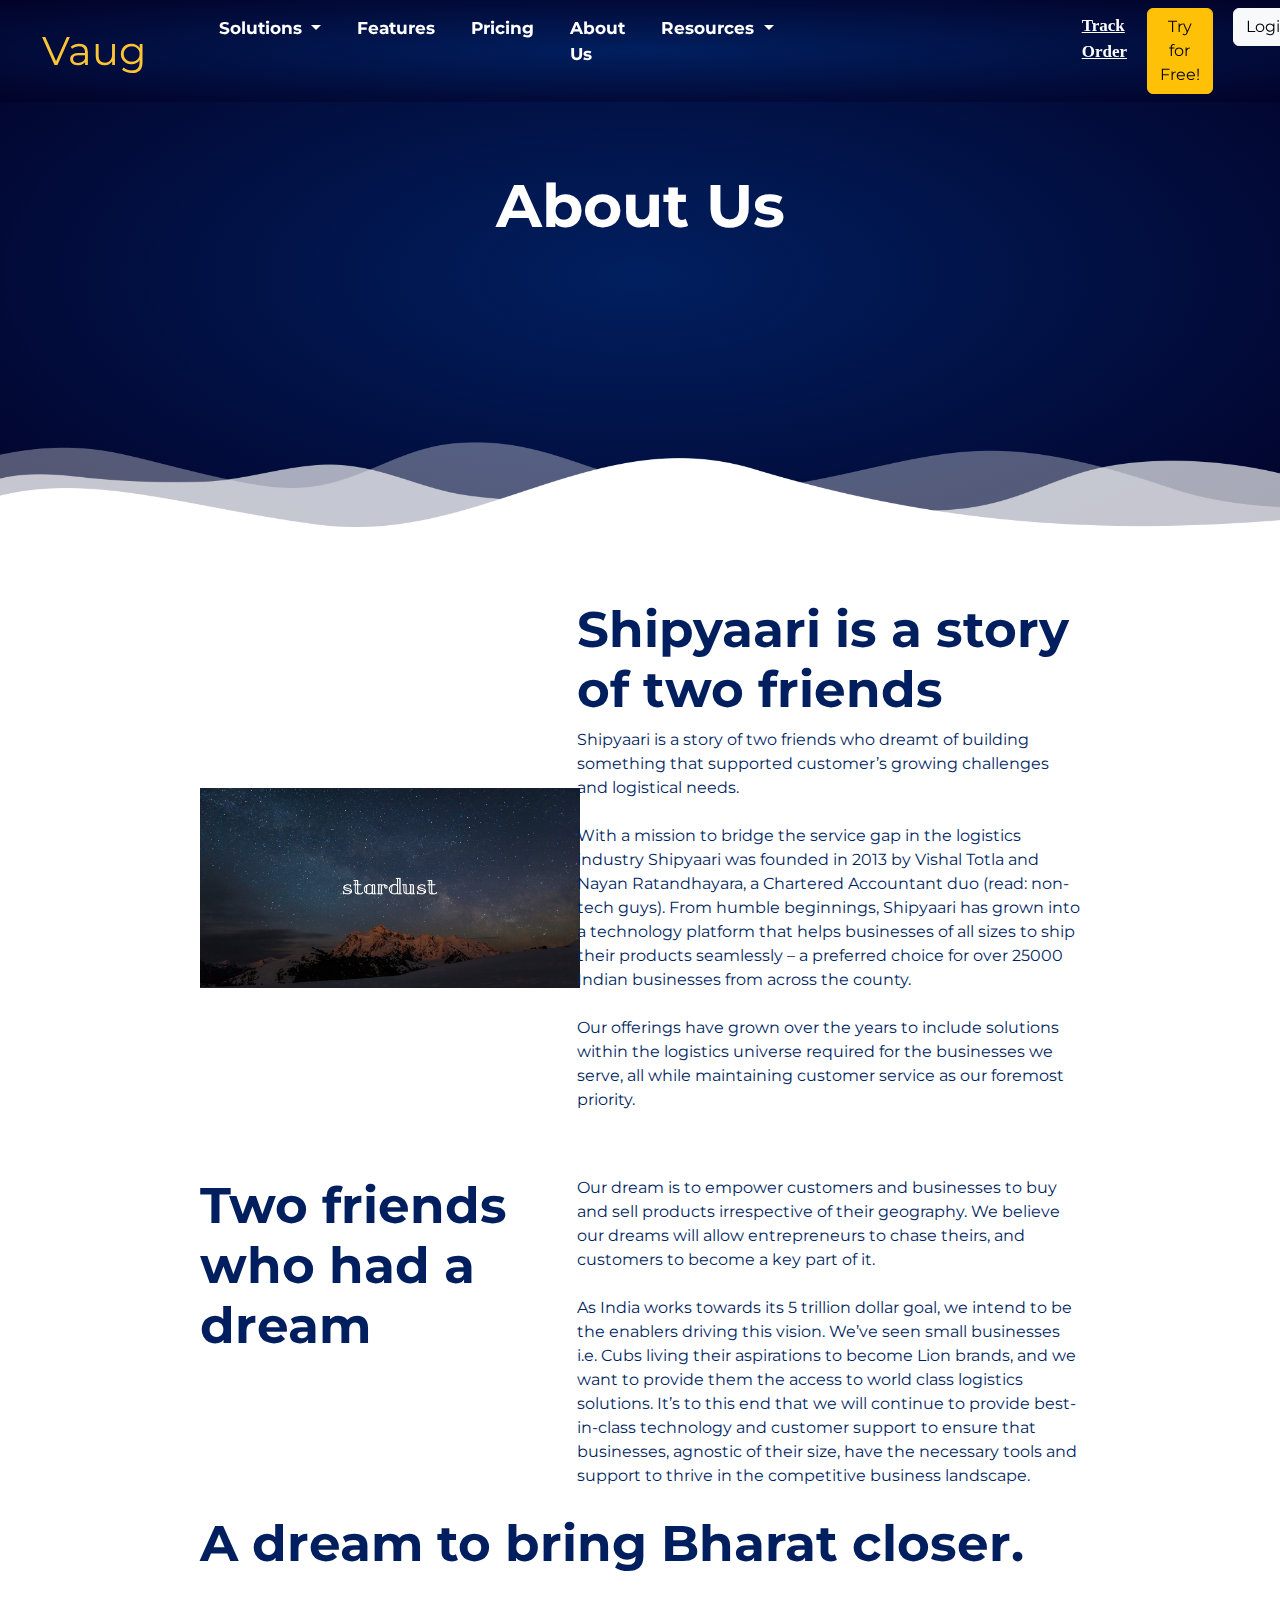
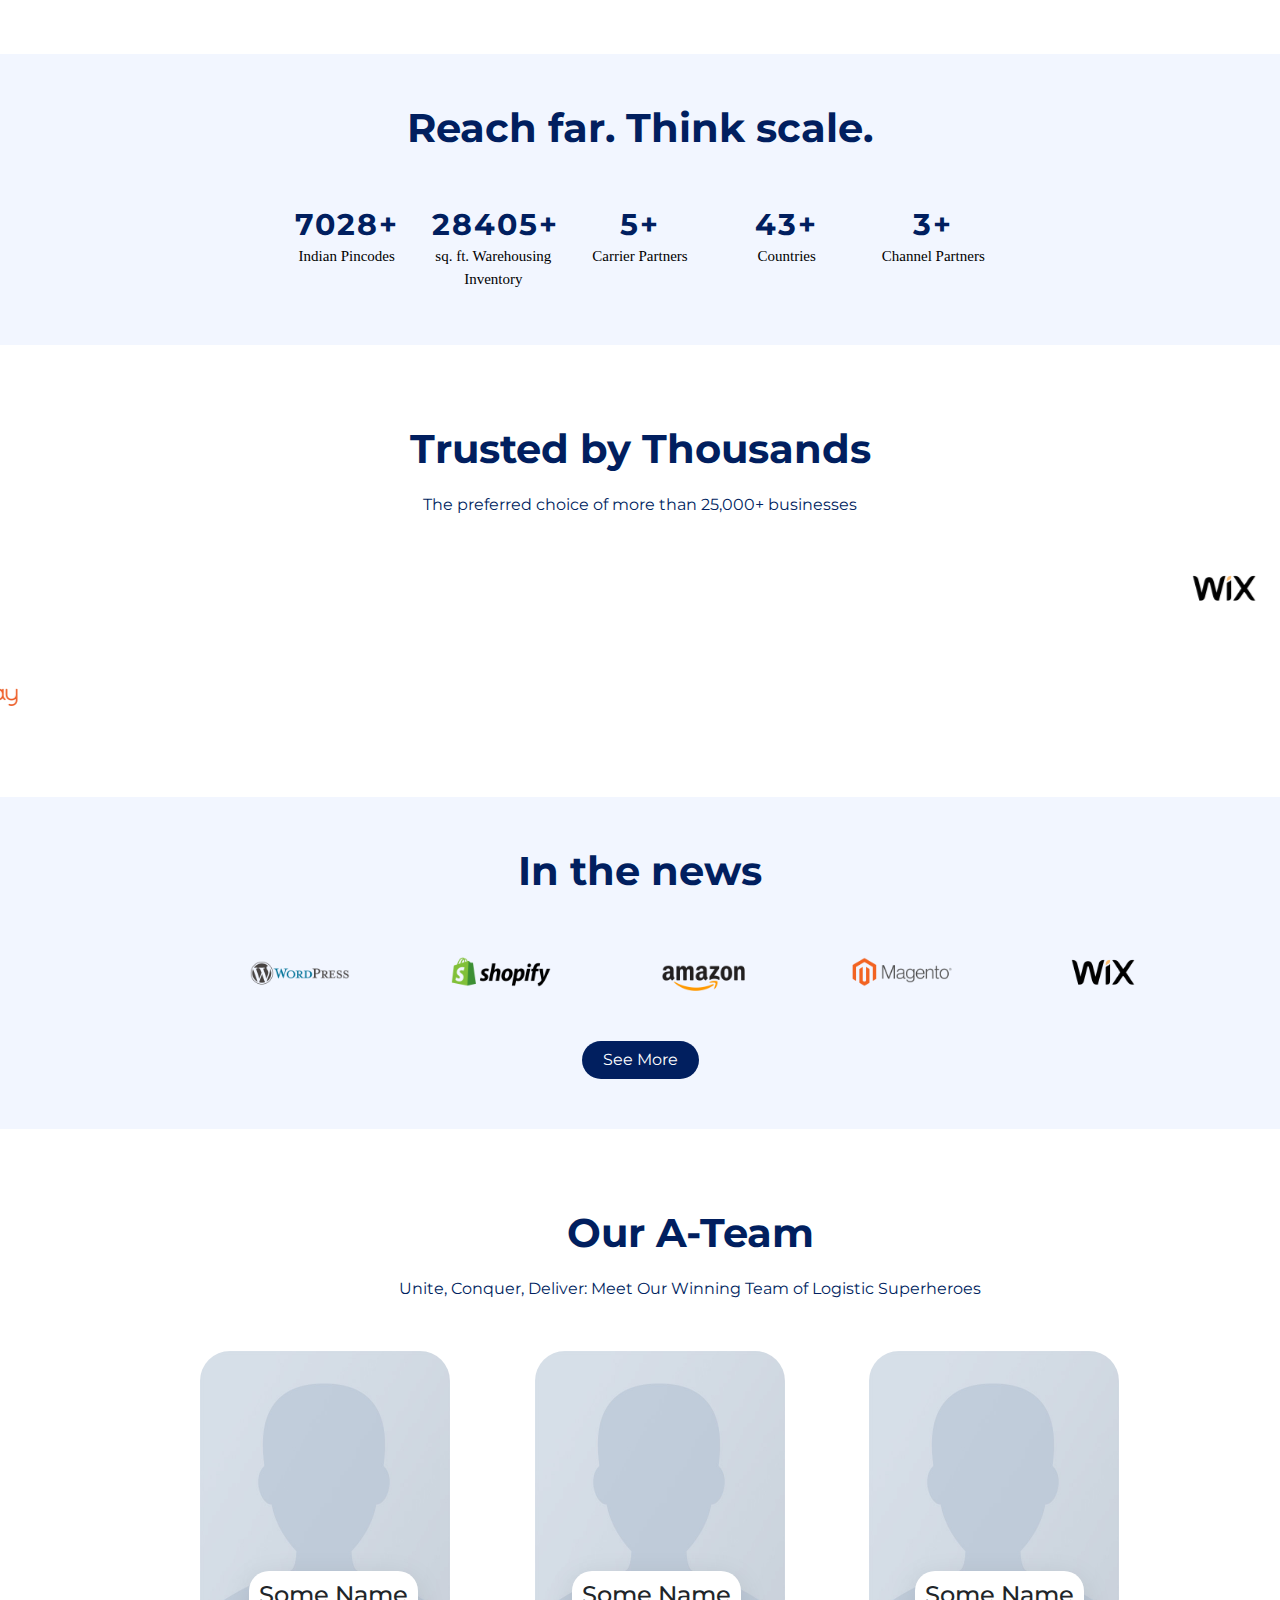
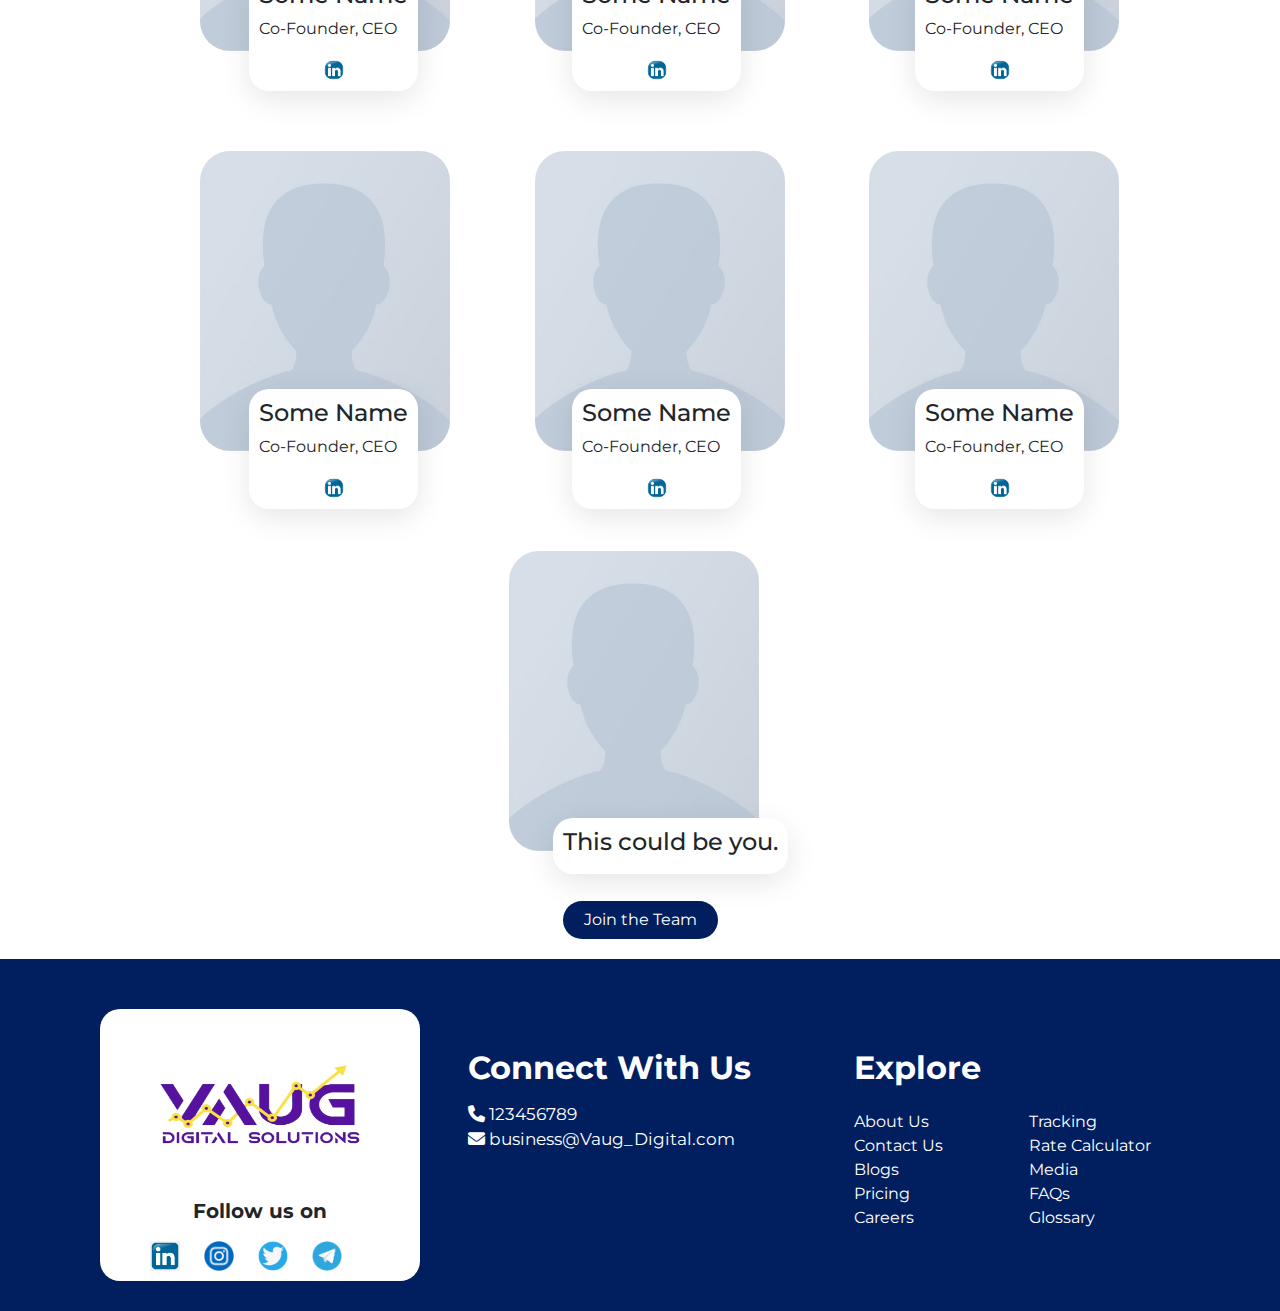
<file: about.html>
<!DOCTYPE html>
<html>
<head>
	<meta charset="utf-8">
	<meta name="viewport" content="width=device-width, initial-scale=1">
	<title>About us</title>
	<link rel="preconnect" href="https://fonts.googleapis.com">
	<link rel="preconnect" href="https://fonts.gstatic.com" crossorigin>
	<link rel="stylesheet" href="https://cdnjs.cloudflare.com/ajax/libs/font-awesome/6.3.0/css/all.min.css">
	<link href="https://fonts.googleapis.com/css2?family=Karla&family=Montserrat&display=swap" rel="stylesheet">
	<script src="https://code.jquery.com/jquery-3.6.0.min.js"></script>

	<link href="https://cdn.jsdelivr.net/npm/bootstrap@5.3.0-alpha1/dist/css/bootstrap.min.css" rel="stylesheet">
	<link rel="stylesheet" type="text/css" href="styles.css">
	<link rel="stylesheet" type="text/css" href="about.css">
</head>
<body>
	<div class="navigation" >
    <nav class="navbar navbar-expand-lg fixed-top">
      <div class="container-fluid">
      	<a class="navbar-brand logo" href="#">Vaug</a>
        <!-- <img class="navbar-brand" src="images/logo.png"> -->
        <button class="navbar-toggler" type="button" data-bs-toggle="collapse" data-bs-target="#navbarSupportedContent" aria-controls="navbarSupportedContent" aria-expanded="false" aria-label="Toggle navigation">
          <span class="navbar-toggler-icon"></span>
        </button>
        <div class="collapse navbar-collapse" id="navbarSupportedContent">
          <ul class="navbar-nav me-auto mb-2 mb-lg-0">

          	<li class="nav-item dropdown">
	          <a class="nav-link dropdown-toggle" href="#" role="button" data-bs-toggle="dropdown" aria-expanded="false">
	            Solutions
	          </a>
	          <ul class="dropdown-menu">
	            <li><a class="dropdown-item" href="serv1.html">ECommerce Shipping</a></li>
	            <li><hr class="dropdown-divider"></li>
	            <li><a class="dropdown-item" href="serv2.html">International Shipping</a></li>
	            <li><hr class="dropdown-divider"></li>
	            <li><a class="dropdown-item" href="serv3.html">B2B and Bulk Shipping</a></li>
	            <li><hr class="dropdown-divider"></li>
	            <li><a class="dropdown-item" href="serv4.html">Hyperlocal</a></li>
	          </ul>
	      	</li>
       		<li class="nav-item">
	          <a class="nav-link" aria-current="page" href="feature.html">Features</a>
	        </li>
	        <li class="nav-item">
	          <a class="nav-link" href="pricing.html">Pricing</a>
	        </li>
	        <li class="nav-item">
	          <a class="nav-link" href="about.html">About Us</a>
	        </li>
	        <li class="nav-item dropdown">
	          <a class="nav-link dropdown-toggle" href="#" role="button" data-bs-toggle="dropdown" aria-expanded="false">
	            Resources
	          </a>
	          <ul class="dropdown-menu">
	            <li><a class="dropdown-item" href="blogs.html">Blogs</a></li>
	            <li><hr class="dropdown-divider"></li>
	            <li><a class="dropdown-item" href="media.html">Media Queries</a></li>
	            <li><hr class="dropdown-divider"></li>
	            <li><a class="dropdown-item" href="faq.html">FAQs</a></li>
	            <li><hr class="dropdown-divider"></li>
	            <li><a class="dropdown-item" href="glossary.html">Glossary</a></li>
	          </ul>
	      	</li>
	      	<li class="nav-but">
		        <a href="#" style="color:white;">Track Order</a>
		     </li> 
		     <li class="nav-but1">
		     	<button type="button" class="btn btn-warning">Try for Free!</button>
		     </li>
		     <li class="nav-but2">
				<button type="button" class="btn btn-light">Login</button>
		     </li>
		  	</ul>
		 </div>
      </div>
    </nav>
  </div>

  <div class="content_ab">
  	<h1 style="padding-top: 50px;">About Us</h1>
  	<div class="img-container">
	  	<img src="images/Wave.png" class="img-fluid" style="width:100%; margin-top: 200px; display: block;">
  	</div>
  </div>

  <div class="about_us" style="margin-left: 200px; margin-right: 200px; margin-top: 50px; color:#011f5f">
  <div class="row">

  	<div class="col-5 align-self-center">
  		<img src="images/i4.png" style="width:380px; height: 200px;"><br>
  	</div>
  	<div class="col-7" >
  		<h1 style="font-weight: bold; font-size: 50px;">Shipyaari is a story of two friends</h1>
  		<p>Shipyaari is a story of two friends who dreamt of building something that supported customer’s growing challenges and logistical needs.<br><br>

		With a mission to bridge the service gap in the logistics industry Shipyaari was founded in 2013 by Vishal Totla and Nayan Ratandhayara, a Chartered Accountant duo (read: non-tech guys). From humble beginnings, Shipyaari has grown into a technology platform that helps businesses of all sizes to ship their products seamlessly – a preferred choice for over 25000 Indian businesses from across the county. <br><br>

		Our offerings have grown over the years to include solutions within the logistics universe required for the businesses we serve, all while maintaining customer service as our foremost priority.<br><br><br></p>
  	</div>  	
  </div>

  <div class="row">
  	<div class="col-5">
  		<h1 style="font-weight: bold; font-size: 50px;">Two friends who had a dream</h1>
  	</div>
  	<div class="col-7">
  		
  		<p>Our dream is to empower customers and businesses to buy and sell products irrespective of their geography. We believe our dreams will allow entrepreneurs to chase theirs, and customers to become a key part of it. <br><br>

		As India works towards its 5 trillion dollar goal, we intend to be the enablers driving this vision. We’ve seen small businesses i.e. Cubs living their aspirations to become Lion brands, and we want to provide them the access to world class logistics solutions. It’s to this end that we will continue to provide best-in-class technology and customer support to ensure that businesses, agnostic of their size, have the necessary tools and support to thrive in the competitive business landscape.</p>
  	</div>  	
  </div>

  <div>
  	<h1 style="font-weight: bold; font-size: 50px; margin-top: 10px;">A dream to bring Bharat closer.</h1>
  </div>
  </div>

  <div class="count">

  	<h1 style="text-align:center; color:#011f5f; font-weight:bold;">Reach far. Think scale.</h1>
  	<div class="counter">
	    <div class="container">
	        <div class="row justify-content-center">
	            <div class="col-lg-2 col-md-2 col-sm-3 col-xs-12">
	                <div class="employees">
	                    <p class="counter-count">29000</p>
	                    <p class="p" >Indian Pincodes</p>
	                </div>
	            </div>

	            <div class="col-lg-2 col-md-2 col-sm-3 col-xs-12">
	                <div class="customer">
	                    <p class="counter-count">125000</p>
	                    <p class="p">sq. ft. Warehousing Inventory</p>
	                </div>
	            </div>

	            <div class="col-lg-2 col-md-2 col-sm-3 col-xs-12">
	                <div class="design">
	                    <p class="counter-count">20</p>
	                    <p class="p">Carrier Partners</p>
	                </div>
	            </div>

	            <div class="col-lg-2 col-md-2 col-sm-3 col-xs-12">
	                <div class="order">
	                    <p class="counter-count">190</p>
	                    <p class="p">Countries</p>
	                </div>
	            </div>

	            <div class="col-lg-2 col-md-2 col-sm-3 col-xs-12">
	                <div class="order">
	                    <p class="counter-count">12</p>
	                    <p class="p">Channel Partners</p>
	                </div>
	            </div>
	        </div>
	    </div>
	</div>
  	
  </div>



  <div  class="scroll" style="margin-top:80px;">

  	<h1 style="text-align:center; color:#011f5f; font-weight:bold;">Trusted by Thousands</h1>
	<p style="color: #011f5f; margin-top: 20px; text-align:center;">The preferred choice of more than 25,000+ businesses</p>

	<marquee direction="left" scrollamount="10" onmouseover="this.stop();" onmouseout="this.start();" style="margin-top: 30px; overflow: hidden;">

		<img src="images/wix.png" style="margin-right: 80px;">	
		<img src="images/magento.png" style="margin-right: 80px;">	
		<img src="images/amazon.png" style="margin-right: 80px;">
		<img src="images/shop.png" style="margin-right: 80px;">	
		<img src="images/word.png" style="margin-right: 80px;">	
		<img src="images/tcs.png" style="margin-right: 80px;">
		<img src="images/infosys.png" style="margin-right: 80px;">
		<img src="images/xoxo.png" style="margin-right: 80px;">		

	</marquee>

	<marquee direction="right" scrollamount="10" onmouseover="this.stop();" onmouseout="this.start();" style="margin-top: 50px; overflow: hidden;">

		<!-- <div class="row">
			<div class="col-md-2" style="margin-right: 0px;"> -->
					<img src="images/wix.png" style="margin-right: 80px;">	
					<img src="images/magento.png" style="margin-right: 80px;">	
					<img src="images/amazon.png" style="margin-right: 80px;">
					<img src="images/shop.png" style="margin-right: 80px;">	
					<img src="images/word.png" style="margin-right: 80px;">	
					<img src="images/tcs.png" style="margin-right: 80px;">
					<img src="images/infosys.png" style="margin-right: 80px;">
					<img src="images/xoxo.png" style="margin-right: 80px;">			
			<!-- </div> -->

			<!-- <div class="col-md-2" style="margin-right: 0px;">
					<img src="images/magento.png">			
			</div>

			<div class="col-md-2" style="margin-right: 0px;">
					<img src="images/amazon.png">		
			</div>

			<div class="col-md-2" style="margin-right: 0px;">
					<img src="images/shop.png">			
			</div>

			<div class="col-md-2" style="margin-right: 0px;">
					<img src="images/word.png">			
			</div>

			<div class="col-md-2" style="margin-right: 0px;">
					<img src="images/tcs.png">			
			</div>
		</div> -->

	</marquee>

	<div style="background-color: #f2f6ff ; margin-top: 70px; padding-bottom:50px;">

  		<h1 style="text-align:center; color:#011f5f; font-weight:bold; padding-top: 50px;">In the news</h1>
  		<div class="companies1">
		  	<div class="row" >
		  		<div class="col-md-2 col-sm-4 col-xs-6 ">
		  			<img src="images/word.png">
		  		</div>
		  		<div class="col-md-2 col-sm-4 col-xs-6">
				  	<img src="images/shop.png">
				  </div>
				  <div class="col-md-2 col-sm-4 col-xs-6">
				  	<img src="images/amazon.png">
				  </div>
				  <div class="col-md-2 col-sm-4 col-xs-6">
				  	<img src="images/magento.png">
				  </div>
				  <div class="col-md-2 col-sm-4 col-xs-6">
				  	<img src="images/wix.png">
				  </div>
		  		</div>

		  		<div class="row hidden" >
		  		<div class="col-md-2 col-sm-4 col-xs-6 ">
		  			<img src="images/word.png">
		  		</div>
		  		<div class="col-md-2 col-sm-4 col-xs-6">
				  	<img src="images/shop.png">
				  </div>
				  <div class="col-md-2 col-sm-4 col-xs-6">
				  	<img src="images/amazon.png">
				  </div>
				  <div class="col-md-2 col-sm-4 col-xs-6">
				  	<img src="images/magento.png">
				  </div>
				  <div class="col-md-2 col-sm-4 col-xs-6">
				  	<img src="images/wix.png">
				  </div>
		  		</div>

		  	</div>

		  	<div class="text-center">
		  		<button type="button" class="btn" id="seeMoreBtn" style="border-radius:30px; padding-left: 20px; padding-right: 20px; margin-top: 50px; background-color: #011f5f; color:white">See More</button>
		  	</div>

  	</div>

  	<div class="team" style="margin: 80px 100px 20px 200px;">

	  	<h1 style="text-align:center; color:#011f5f; font-weight:bold;">Our A-Team</h1>
		<p style="color: #011f5f; margin-top: 20px; text-align:center;">Unite, Conquer, Deliver: Meet Our Winning Team of Logistic Superheroes</p>

		<div class="about_info">
			<div class="row">
				<div class="col-md-4 col-sm-6 col-xs-12">
					<img src="images/dummy.jpg">
					<div class="ainfo" style="top: 20%;left: 5%;">
						<h4>Some Name</h4>
						<p>Co-Founder, CEO</p>
						<div class="text-center">
						<a href="#"><img src="images/link.png" style="width:20px; height:20px;"></a>
						</div>
					</div>
				</div>	
				<div class="col-md-4 col-sm-6 col-xs-12">
					<img src="images/dummy.jpg">
					<div class="ainfo" style="top: 20%;left: 38%;" >
						<h4>Some Name</h4>
						<p>Co-Founder, CEO</p>
						<div class="text-center">
						<a href="#"><img src="images/link.png" style="width:20px; height:20px;"></a>
						</div>
					</div>
				</div>	
				<div class="col-md-4 col-sm-6 col-xs-12">
					<img src="images/dummy.jpg">
					<div class="ainfo" style="top: 20%;left: 73%;">
						<h4>Some Name</h4>
						<p>Co-Founder, CEO</p>
						<div class="text-center">
						<a href="#"><img src="images/link.png" style="width:20px; height:20px;"></a>
						</div>
					</div>
				</div>	
			</div>

			<div class="row" style="padding-top: 100px">
				<div class="col-md-4 col-sm-6 col-xs-12">
					<img src="images/dummy.jpg">
					<div class="ainfo" style="top: 58%;left: 5%;">
						<h4>Some Name</h4>
						<p>Co-Founder, CEO</p>
						<div class="text-center">
						<a href="#"><img src="images/link.png" style="width:20px; height:20px;"></a>
						</div>
					</div>
				</div>	
				<div class="col-md-4 col-sm-6 col-xs-12">
					<img src="images/dummy.jpg">
					<div class="ainfo" style="top: 58%;left: 38%;">
						<h4>Some Name</h4>
						<p>Co-Founder, CEO</p>
						<div class="text-center">
						<a href="#"><img src="images/link.png" style="width:20px; height:20px;"></a>
						</div>
					</div>
				</div>	
				<div class="col-md-4 col-sm-6 col-xs-12">
					<img src="images/dummy.jpg" >
					<div class="ainfo" style="top: 58%;left: 73%;">
						<h4>Some Name</h4>
						<p>Co-Founder, CEO</p>
						<div class="text-center">
						<a href="#"><img src="images/link.png" style="width:20px; height:20px;"></a>
						</div>
					</div>
				</div>	
			</div>

			<div class="row text-center" style="padding-top: 100px; margin-right: 100px; " >
				<div class="col-md-12 col-sm-12 col-xs-12">
					<img src="images/dummy.jpg">
					<div class="ainfo" style="top: 97%;left: 36%;">
						<h4>This could be you.</h4>
					</div>
				</div>
			</div>	
		</div>
		
		<div class="text-center">
		  	<button type="button" class="btn" style="border-radius:30px; padding-left: 20px; padding-right: 20px; margin-top: 50px; background-color: #011f5f; color:white; margin-right: 100px;">Join the Team</button>
		 </div>
	</div>

	<div class="footer">

	 		<div class="row">
	 				<div class="col-4">
	 					<div class="foot_box">
						  <img src="images/logo.png" alt="Card image cap" class="vauglogo" style="height: 170px; width: 200px;margin-left: auto; margin-right: auto; display: block;">
						  <h5 style="text-align: center; font-weight: bold; margin-top: 10px;">Follow us on</h5>
						  <div id="links" style="padding-top:10px">
						    <a href="#" class="soc_media"><img src="images/link.png" style="width: 30px; height: 30px;" ></a>
    						<a href="#" class="soc_media"><img src="images/insta.png" style="width: 30px; height: 30px;"></a>
    						<a href="#" class="soc_media"><img src="images/twitter.png" style="width: 30px; height: 30px;"></a>
    						<a href="#" class="soc_media"><img src="images/tele.png" style="width: 30px; height: 30px;"></a>
    					</div>
						</div>
	 				</div>
	 				<div class="col-4" style="color: white; padding-top:40px">

	 					<h2 style="font-weight:bold; text-transform: capitalize;">Connect with us</h2>			
  					<p style="font-size: 17px; margin-top: 15px;"><i class="fa-solid fa-phone"></i> 123456789<br>
  					<i class="fa-solid fa-envelope"></i> business@Vaug_Digital.com</p>
	 					
	 				</div>
	 				<div class="col-4" style="color:white; padding-top:40px; padding-left:30px">

	 					<h2 style="font-weight:bold; text-transform: capitalize;">Explore</h2>

	 					<div class="row">
	 						<div class="col-6">
		 						<ul style="list-style-type: none; padding:0px; margin-top: 15px;" class="foot_links">
			  					<li><a href="#">About Us</a>
			  					<li><a href="#">Contact Us</a>
									<li><a href="#">Blogs</a>
									<li><a href="#">Pricing</a>
									<li><a href="#">Careers</a>
	  						</ul> 
	 						</div>

	 						<div class="col-6">
		 						<ul style="list-style-type: none; padding:0px; margin-top: 15px;" class="foot_links">
			  					<li><a href="#">Tracking</a>
			  					<li><a href="#">Rate Calculator</a>
									<li><a href="#">Media</a>
									<li><a href="#">FAQs</a>
									<li><a href="#">Glossary</a>
	  						</ul> 
	 						</div>
	 					</div>

	 					
	 					
	 				</div>
	 		</div>
	 </div>





  <script >
  	$('.counter-count').each(function () {
        var $counter = $(this);
        var originalText = $counter.text(); // Store the original text
        
        // Extract the numeric part and convert it to a number
        var numericValue = parseFloat(originalText.replace(/\+/g, '').trim());

        $counter.prop('Counter', 0).animate({
            Counter: numericValue
        }, {
            duration: 3000,
            easing: 'swing',
            step: function (now) {
                $counter.text(now.toFixed(0)+"+");
            }
        });
    });
  </script>

  <script>
	 	const seeMoreBtn = document.getElementById('seeMoreBtn');

// Function to show more partner items
function showMorePartners() {
    const hiddenPartnerItems = document.querySelectorAll('.hidden');

    // Show 4 more partner items 
    for (let i = 0; i < 5; i++) {
        const partnerItem = hiddenPartnerItems[i];
        if (partnerItem) {
            partnerItem.classList.remove('hidden');
        }
    }

    // Hide the "See More" button if all partner items are visible
    if (hiddenPartnerItems.length <= 5) {//Because we have removed hidden class from 4 partners in above loop.So, if the length is less than or = 4, it means all partners are visible now. As hidden is removed from all of them. So button must not be visible now.
        seeMoreBtn.style.display = 'none';
    }
}

// Add click event listener to the "See More" button
seeMoreBtn.addEventListener('click', showMorePartners);

	 </script>

  <script src="https://code.jquery.com/jquery-3.5.1.slim.min.js"></script>
  <script src="https://cdn.jsdelivr.net/npm/@popperjs/core@2.11.6/dist/umd/popper.min.js"></script>
  <script src="https://cdn.jsdelivr.net/npm/bootstrap@5.3.0-alpha1/dist/js/bootstrap.min.js"></script>

</body>
</html>
</file>
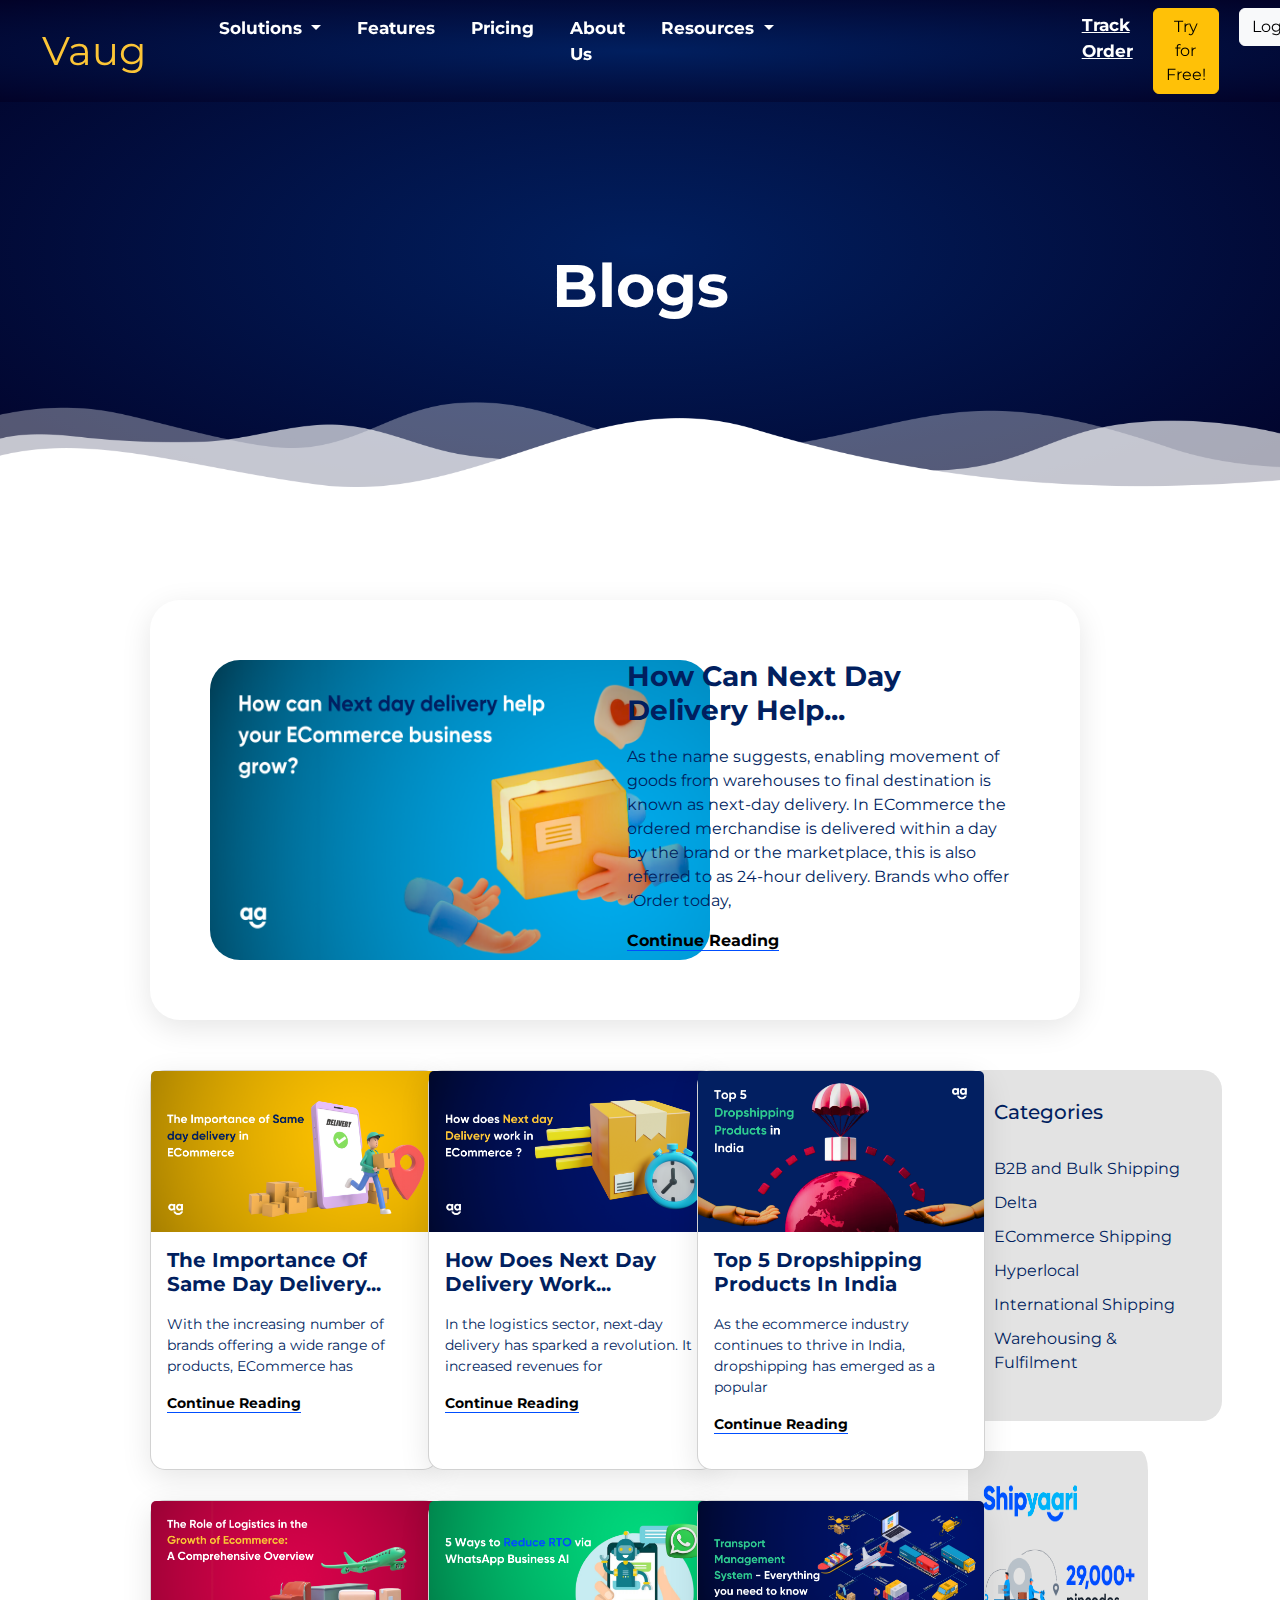
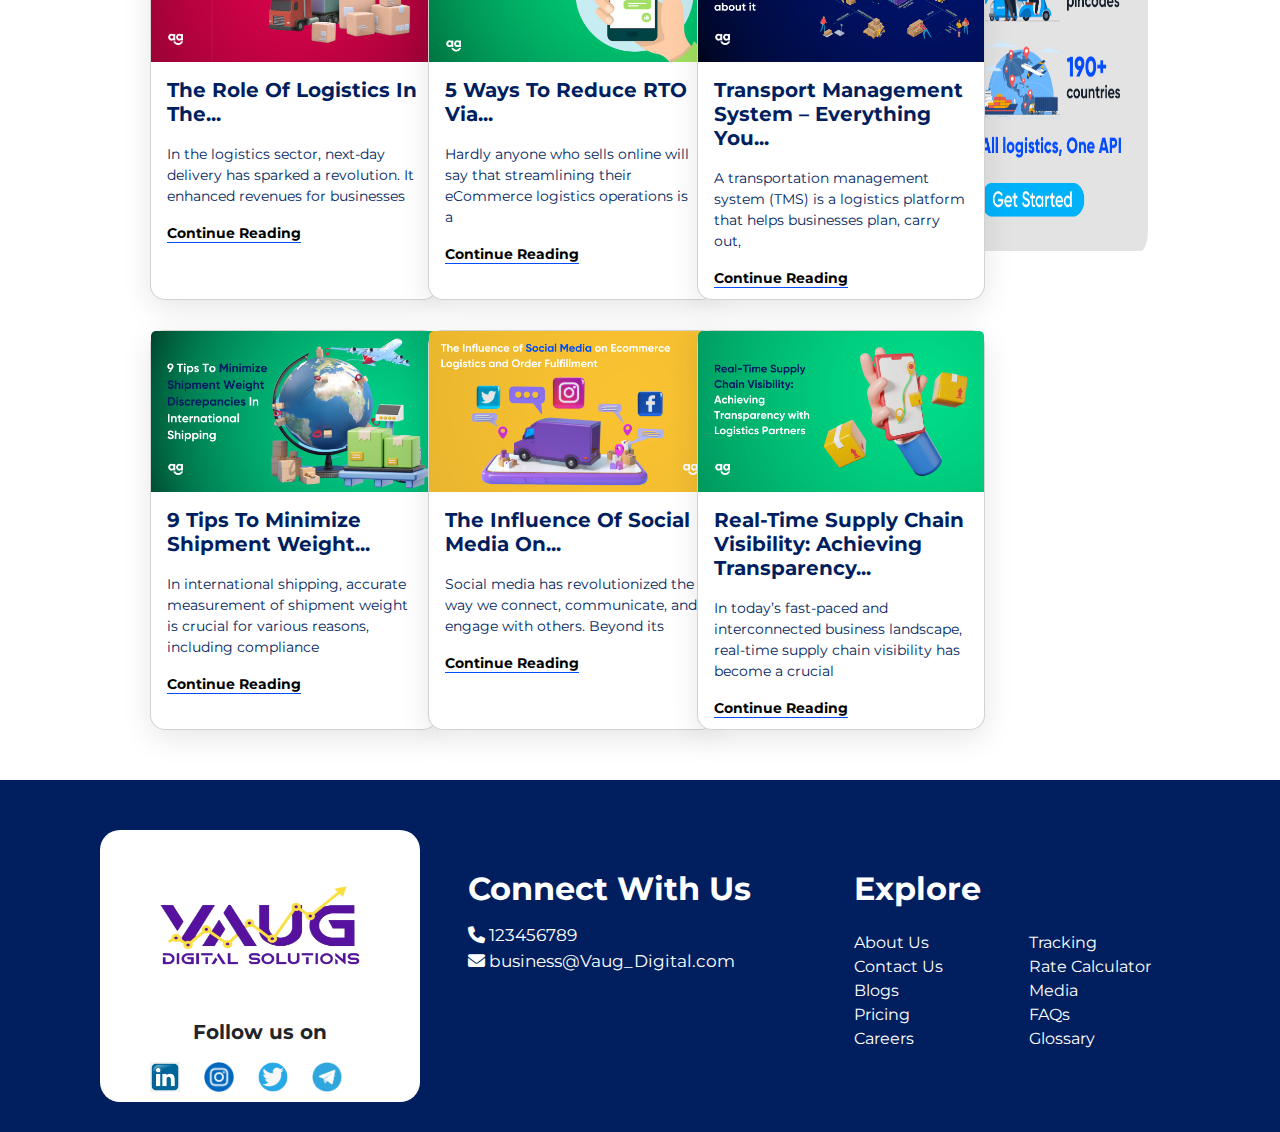
<file: blogs.html>
<!DOCTYPE html>
<html>
<head>
	<meta charset="utf-8">
	<meta name="viewport" content="width=device-width, initial-scale=1">
	<title>Blogs</title>
	<link rel="preconnect" href="https://fonts.googleapis.com">
	<link rel="preconnect" href="https://fonts.gstatic.com" crossorigin>
	<link rel="stylesheet" href="https://cdnjs.cloudflare.com/ajax/libs/font-awesome/6.3.0/css/all.min.css">
	<link rel="stylesheet" href="https://cdnjs.cloudflare.com/ajax/libs/font-awesome/5.15.3/css/all.min.css">
	<link href="https://fonts.googleapis.com/css2?family=Karla&family=Montserrat&display=swap" rel="stylesheet">
	<link href="https://cdn.jsdelivr.net/npm/bootstrap@5.3.0-alpha1/dist/css/bootstrap.min.css" rel="stylesheet">
	<link rel="stylesheet" type="text/css" href="styles.css">
	<link rel="stylesheet" type="text/css" href="blog.css">
</head>
<body>

	<div class="navigation" >
    <nav class="navbar navbar-expand-lg fixed-top">
      <div class="container-fluid">
      	<a class="navbar-brand logo" href="#">Vaug </a>
        <!-- <img class="navbar-brand" src="images/logo.png"> -->
        <button class="navbar-toggler" type="button" data-bs-toggle="collapse" data-bs-target="#navbarSupportedContent" aria-controls="navbarSupportedContent" aria-expanded="false" aria-label="Toggle navigation">
          <span class="navbar-toggler-icon"></span>
        </button>
        <div class="collapse navbar-collapse" id="navbarSupportedContent">
          <ul class="navbar-nav me-auto mb-2 mb-lg-0">

          	<li class="nav-item dropdown">
	          <a class="nav-link dropdown-toggle" href="#" role="button" data-bs-toggle="dropdown" aria-expanded="false">
	            Solutions
	          </a>
	          <ul class="dropdown-menu">
	            <li><a class="dropdown-item" href="serv1.html">ECommerce Shipping</a></li>
	            <li><hr class="dropdown-divider"></li>
	            <li><a class="dropdown-item" href="serv2.html">International Shipping</a></li>
	            <li><hr class="dropdown-divider"></li>
	            <li><a class="dropdown-item" href="serv3.html">B2B and Bulk Shipping</a></li>
	            <li><hr class="dropdown-divider"></li>
	            <li><a class="dropdown-item" href="serv4.html">Hyperlocal</a></li>
	          </ul>
	      	</li>
       		<li class="nav-item">
	          <a class="nav-link" aria-current="page" href="feature.html">Features</a>
	        </li>
	        <li class="nav-item">
	          <a class="nav-link" href="pricing.html">Pricing</a>
	        </li>
	        <li class="nav-item">
	          <a class="nav-link" href="about.html">About Us</a>
	        </li>
	        <li class="nav-item dropdown">
	          <a class="nav-link dropdown-toggle" href="#" role="button" data-bs-toggle="dropdown" aria-expanded="false">
	            Resources
	          </a>
	          <ul class="dropdown-menu">
	            <li><a class="dropdown-item" href="blogs.html">Blogs</a></li>
	            <li><hr class="dropdown-divider"></li>
	            <li><a class="dropdown-item" href="media.html">Media Queries</a></li>
	            <li><hr class="dropdown-divider"></li>
	            <li><a class="dropdown-item" href="faq.html">FAQs</a></li>
	            <li><hr class="dropdown-divider"></li>
	            <li><a class="dropdown-item" href="glossary.html">Glossary</a></li>
	          </ul>
	      	</li>
	      	<li class="nav-but">
		        <a href="#" style="color:white; font-family: 'Karla', sans-serif; font-family: 'Montserrat', sans-serif;">Track Order</a>
		     </li> 
		     <li class="nav-but1">
		     	<button type="button" class="btn btn-warning">Try for Free!</button>
		     </li>
		     <li class="nav-but2">
				<button type="button" class="btn btn-light">Login</button>
		     </li>
		  	</ul>
		 </div>
      </div>
    </nav>
  </div>

  <div class="content_ab">
  	<h1> Blogs</h1>
  	<div class="img-container">
	  	<img src="images/Wave.png" class="img-fluid" style="width:100%; margin-top: 80px; display: block;">
  	</div>
  </div>

  <div class="sample">
  	<div class="row">
  		<div class="col-6">
  			<img src="images/delivery.png" style="width:500px; height: 300px; border-radius: 30px;">
  		</div>
  		<div class="col-6">
  			<h3>How Can Next Day Delivery Help...</h3>
  			<p style="padding-top: 10px;">As the name suggests, enabling movement of goods from warehouses to final destination is known as next-day delivery. In ECommerce   the ordered merchandise is delivered  within a day by the brand or the marketplace, this is also referred to as 24-hour delivery. Brands who offer  “Order today,</p>
  			<a href="#">Continue Reading</a>
  		</div>
  	</div>
  </div>

  <div class="cards_contain">
  	<div class="row">
  		<div class="col-9">
  			<div class="row">
  				<div class="col-4">
  					<div class="card" style="width: 18rem;">
					  <img class="card-img-top" src="images/b1.png" alt="Card image cap">
					  <div class="card-body">
					  	<h5 class="card-title">The Importance Of Same Day Delivery...</h5>
					    <p class="card-text">With the increasing number of brands offering a wide range of products, ECommerce has</p>
					    <a href="#" class="card-link">Continue Reading</a>
					  </div>
					</div>
  				</div>
  				<div class="col-4">
  					<div class="card" style="width: 18rem; margin-left: 20px;">
					  <img class="card-img-top" src="images/b2.png" alt="Card image cap">
					  <div class="card-body">
					  	<h5 class="card-title">How Does Next Day Delivery Work...</h5>
					    <p class="card-text">  In the logistics sector, next-day delivery has sparked a revolution. It increased  revenues for</p>
					    <a href="#" class="card-link">Continue Reading</a>
					  </div>
					</div>
  				</div>
  				<div class="col-4">
  					<div class="card" style="width: 18rem; margin-left: 30px;">
					  <img class="card-img-top" src="images/b3.png" alt="Card image cap">
					  <div class="card-body">
					  	<h5 class="card-title">Top 5 Dropshipping Products In India</h5>
					    <p class="card-text">As the ecommerce industry continues to thrive in India, dropshipping has emerged as a popular</p>
					    <a href="#" class="card-link">Continue Reading</a>
					  </div>
					</div>
  				</div>
  			</div>
  			<div class="row" style="margin-top: 30px;">
  				<div class="col-4">
  					<div class="card" style="width: 18rem;">
					  <img class="card-img-top" src="images/b4.png" alt="Card image cap">
					  <div class="card-body">
					  	<h5 class="card-title">The Role Of Logistics In The...</h5>
					    <p class="card-text">In the logistics sector, next-day delivery has sparked a revolution. It enhanced revenues for businesses</p>
					    <a href="#" class="card-link">Continue Reading</a>
					  </div>
					</div>
  				</div>
  				<div class="col-4">
  					<div class="card" style="width: 18rem; margin-left: 20px;">
					  <img class="card-img-top" src="images/b5.png" alt="Card image cap">
					  <div class="card-body">
					  	<h5 class="card-title">5 Ways To Reduce RTO Via...</h5>
					    <p class="card-text"> Hardly anyone who sells online will say that streamlining their eCommerce logistics operations is a</p>
					    <a href="#" class="card-link">Continue Reading</a>
					  </div>
					</div>
  				</div>
  				<div class="col-4">
  					<div class="card" style="width: 18rem; margin-left: 30px;">
					  <img class="card-img-top" src="images/b6.png" alt="Card image cap">
					  <div class="card-body">
					  	<h5 class="card-title">Transport Management System – Everything You...</h5>
					    <p class="card-text">A transportation management system (TMS) is a logistics platform that helps businesses plan, carry out,</p>
					    <a href="#" class="card-link">Continue Reading</a>
					  </div>
					</div>
  				</div>
  			</div>
  			<div class="row" style="margin-top: 30px;">
  				<div class="col-4">
  					<div class="card" style="width: 18rem;">
					  <img class="card-img-top" src="images/b7.png" alt="Card image cap">
					  <div class="card-body">
					  	<h5 class="card-title">9 Tips To Minimize Shipment Weight...</h5>
					    <p class="card-text">In international shipping, accurate measurement of shipment weight is crucial for various reasons, including compliance</p>
					    <a href="#" class="card-link">Continue Reading</a>
					  </div>
					</div>
  				</div>
  				<div class="col-4">
  					<div class="card" style="width: 18rem; margin-left: 20px;">
					  <img class="card-img-top" src="images/b8.png" alt="Card image cap">
					  <div class="card-body">
					  	<h5 class="card-title">The Influence Of Social Media On...</h5>
					    <p class="card-text"> Social media has revolutionized the way we connect, communicate, and engage with others. Beyond its</p>
					    <a href="#" class="card-link">Continue Reading</a>
					  </div>
					</div>
  				</div>
  				<div class="col-4">
  					<div class="card" style="width: 18rem; margin-left: 30px;">
					  <img class="card-img-top" src="images/b9.png" alt="Card image cap">
					  <div class="card-body">
					  	<h5 class="card-title">Real-Time Supply Chain Visibility: Achieving Transparency...</h5>
					    <p class="card-text">In today’s fast-paced and interconnected business landscape, real-time supply chain visibility has become a crucial</p>
					    <a href="#" class="card-link">Continue Reading</a>
					  </div>
					</div>
  				</div>
  			</div>
  		</div>
  		<div class="col-3">
  			<div class="row">
  			<div style="color:#011f5f; background-color: #e3e3e3; border-radius: 20px; margin-left: 50px; padding: 30px;">
  				<h5>Categories</h5>
  				<ul style="list-style-type: none; padding:0px; padding-top: 15px;">
  					<li style="padding-top:10px">B2B and Bulk Shipping</li>
  					<li style="padding-top:10px">Delta</li>
  					<li style="padding-top:10px">ECommerce Shipping</li>
  				    <li style="padding-top:10px">Hyperlocal</li>
  				    <li style="padding-top:10px">International Shipping</li>
  					<li style="padding-top:10px">Warehousing & Fulfilment</li>
  				</ul>
  			</div>
  			</div>
  			<div class="row" style="margin: 30px; margin-right: 0px;">
  				<img src="images/bannerblog.png" style="width: 800px; height: 400px; border-radius: 20px;">
  			</div>
  		</div>
  	</div>
  </div>


  <div class="footer">

	 		<div class="row">
	 				<div class="col-4">
	 					<div class="foot_box">
						  <img src="images/logo.png" alt="Card image cap" class="vauglogo">
						  <h5 style="text-align: center; font-weight: bold; margin-top: 10px;">Follow us on</h5>
						  <div id="links" style="padding-top:10px">
						    <a href="#" class="soc_media"><img src="images/link.png" ></a>
    						<a href="#" class="soc_media"><img src="images/insta.png"></a>
    						<a href="#" class="soc_media"><img src="images/twitter.png"></a>
    						<a href="#" class="soc_media"><img src="images/tele.png"></a>
    					</div>
						</div>
	 				</div>
	 				<div class="col-4" style="color: white; padding-top:40px">

	 					<h2 style="font-weight:bold; text-transform: capitalize;">Connect with us</h2>			
  					<p style="font-size: 17px; margin-top: 15px;"><i class="fa-solid fa-phone"></i> 123456789<br>
  					<i class="fa-solid fa-envelope"></i> business@Vaug_Digital.com</p>
	 					
	 				</div>
	 				<div class="col-4" style="color:white; padding-top:40px; padding-left:30px">

	 					<h2 style="font-weight:bold; text-transform: capitalize;">Explore</h2>

	 					<div class="row">
	 						<div class="col-6">
		 						<ul style="list-style-type: none; padding:0px; margin-top: 15px;" class="foot_links">
			  					<li><a href="#">About Us</a>
			  					<li><a href="#">Contact Us</a>
									<li><a href="#">Blogs</a>
									<li><a href="#">Pricing</a>
									<li><a href="#">Careers</a>
	  						</ul> 
	 						</div>

	 						<div class="col-6">
		 						<ul style="list-style-type: none; padding:0px; margin-top: 15px;" class="foot_links">
			  					<li><a href="#">Tracking</a>
			  					<li><a href="#">Rate Calculator</a>
									<li><a href="#">Media</a>
									<li><a href="#">FAQs</a>
									<li><a href="#">Glossary</a>
	  						</ul> 
	 						</div>
	 					</div>
	 					
	 				</div>
	 		</div>
	 </div>
  	





  <script src="https://code.jquery.com/jquery-3.5.1.slim.min.js"></script>
  <script src="https://cdn.jsdelivr.net/npm/@popperjs/core@2.11.6/dist/umd/popper.min.js"></script>
  <script src="https://cdn.jsdelivr.net/npm/bootstrap@5.3.0-alpha1/dist/js/bootstrap.min.js"></script>
</body>
</html>
</file>
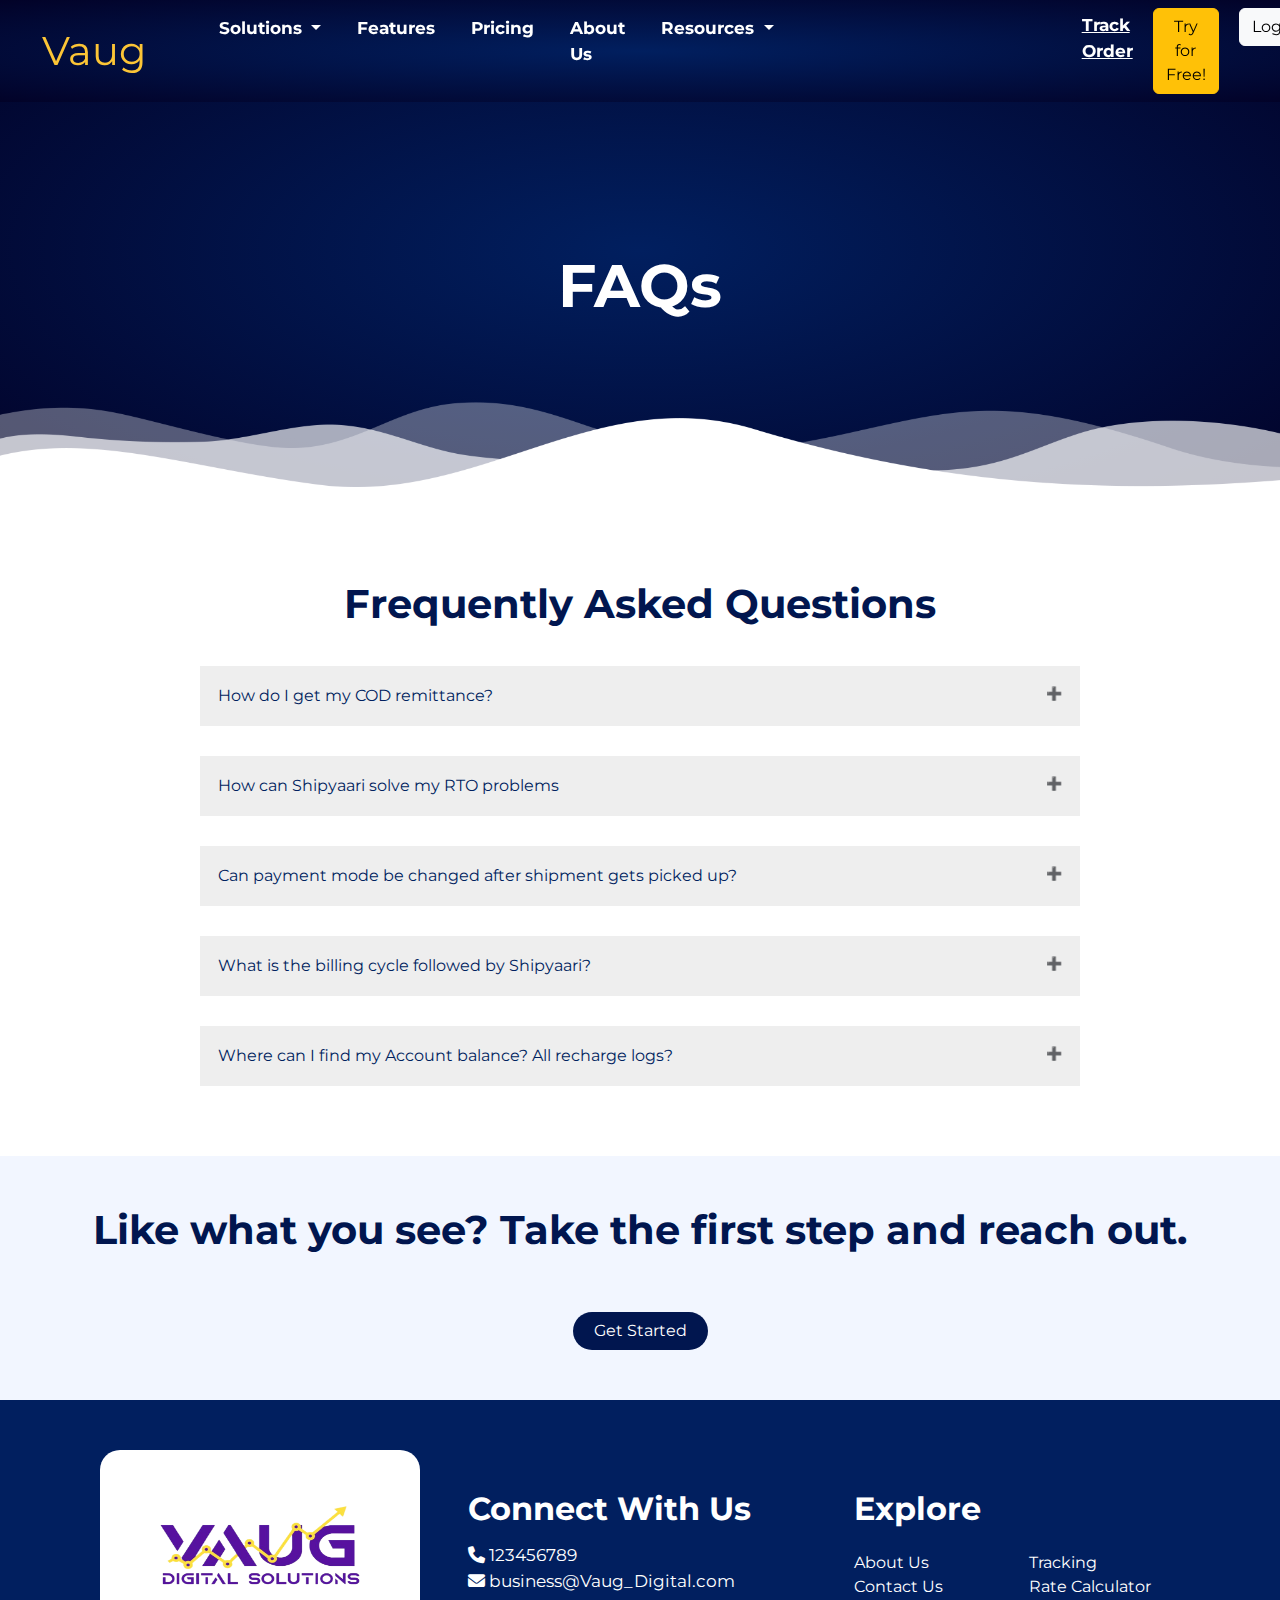
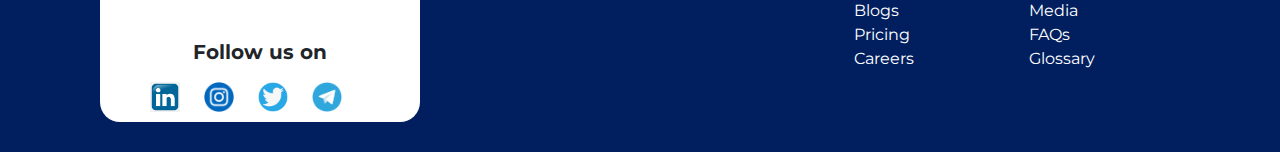
<file: faq.html>
<!DOCTYPE html>
<html>
<head>
	<meta charset="utf-8">
	<meta name="viewport" content="width=device-width, initial-scale=1">
	<title>FAQs</title>
	<link rel="preconnect" href="https://fonts.googleapis.com">
	<link rel="preconnect" href="https://fonts.gstatic.com" crossorigin>
	<link rel="stylesheet" href="https://cdnjs.cloudflare.com/ajax/libs/font-awesome/6.3.0/css/all.min.css">
	<link rel="stylesheet" href="https://cdnjs.cloudflare.com/ajax/libs/font-awesome/5.15.3/css/all.min.css">
	<link href="https://fonts.googleapis.com/css2?family=Karla&family=Montserrat&display=swap" rel="stylesheet">
	<link href="https://cdn.jsdelivr.net/npm/bootstrap@5.3.0-alpha1/dist/css/bootstrap.min.css" rel="stylesheet">
	<link rel="stylesheet" type="text/css" href="styles.css">
	<link rel="stylesheet" type="text/css" href="faq.css">

</head>
<body>
	<div class="navigation" >
    <nav class="navbar navbar-expand-lg fixed-top">
      <div class="container-fluid">
      	<a class="navbar-brand logo" href="#">Vaug </a>
        <!-- <img class="navbar-brand" src="images/logo.png"> -->
        <button class="navbar-toggler" type="button" data-bs-toggle="collapse" data-bs-target="#navbarSupportedContent" aria-controls="navbarSupportedContent" aria-expanded="false" aria-label="Toggle navigation">
          <span class="navbar-toggler-icon"></span>
        </button>
        <div class="collapse navbar-collapse" id="navbarSupportedContent">
          <ul class="navbar-nav me-auto mb-2 mb-lg-0">

          	<li class="nav-item dropdown">
	          <a class="nav-link dropdown-toggle" href="#" role="button" data-bs-toggle="dropdown" aria-expanded="false">
	            Solutions
	          </a>
	          <ul class="dropdown-menu">
	            <li><a class="dropdown-item" href="serv1.html">ECommerce Shipping</a></li>
	            <li><hr class="dropdown-divider"></li>
	            <li><a class="dropdown-item" href="serv2.html">International Shipping</a></li>
	            <li><hr class="dropdown-divider"></li>
	            <li><a class="dropdown-item" href="serv3.html">B2B and Bulk Shipping</a></li>
	            <li><hr class="dropdown-divider"></li>
	            <li><a class="dropdown-item" href="serv4.html">Hyperlocal</a></li>
	          </ul>
	      	</li>
       		<li class="nav-item">
	          <a class="nav-link" aria-current="page" href="feature.html">Features</a>
	        </li>
	        <li class="nav-item">
	          <a class="nav-link" href="pricing.html">Pricing</a>
	        </li>
	        <li class="nav-item">
	          <a class="nav-link" href="about.html">About Us</a>
	        </li>
	        <li class="nav-item dropdown">
	          <a class="nav-link dropdown-toggle" href="#" role="button" data-bs-toggle="dropdown" aria-expanded="false">
	            Resources
	          </a>
	          <ul class="dropdown-menu">
	            <li><a class="dropdown-item" href="blogs.html">Blogs</a></li>
	            <li><hr class="dropdown-divider"></li>
	            <li><a class="dropdown-item" href="media.html">Media Queries</a></li>
	            <li><hr class="dropdown-divider"></li>
	            <li><a class="dropdown-item" href="faq.html">FAQs</a></li>
	            <li><hr class="dropdown-divider"></li>
	            <li><a class="dropdown-item" href="glossary.html">Glossary</a></li>
	          </ul>
	      	</li>
	      	<li class="nav-but">
		        <a href="#" style="color:white; font-family: 'Karla', sans-serif; font-family: 'Montserrat', sans-serif;">Track Order</a>
		     </li> 
		     <li class="nav-but1">
		     	<button type="button" class="btn btn-warning">Try for Free!</button>
		     </li>
		     <li class="nav-but2">
				<button type="button" class="btn btn-light">Login</button>
		     </li>
		  	</ul>
		 </div>
      </div>
    </nav>
  </div>

  <div class="content_ab">
  	<h1>FAQs</h1>
  	<div class="img-container">
	  	<img src="images/Wave.png" class="img-fluid" style="width:100%; margin-top: 80px; display: block;">
  	</div>
  </div>

<div class="faq">
		<h1 style="text-align:center; color:#01164f; font-weight:bold; margin-top: 80px;">Frequently Asked Questions</h1>
		<button class="accordion">How do I get my COD remittance?</button>
		<div class="panel">
		  <p>
			Shipyaari offers Express COD remittance plans, and you have option of choosing even D+1 cycle (i.e. in one day after the day payments are collected).<br>
			Other Standard offerings are D+3, D+7, D+10.<br>

			For further details you can reach out to our service desk anytime between 6 a.m. to 12 midnight for any queries over this.<br>
			Connect with us on business@shipyaari.com or +91 9136996666</p>
		</div>

		<button class="accordion">How can Shipyaari solve my RTO problems</button>
		<div class="panel">
		  <p>Shipyaari has a dedicated and resourceful NDR team, that comes into play. They closely monitor the issue that causes RTO, resolve them by coordinating with courier partner and consignee. This practice alone reduces RTO by 3-5%.</p>
		</div>

		<button class="accordion">Can payment mode be changed after shipment gets picked up?</button>
		<div class="panel">
			<p>
			Yes, Shipyaari provides an option to change payment mode after the shipment has been picked. You can change the payment mode from “COD” to “Prepaid”, and from “Prepaid” to “COD”.<br>

			Seller can either raise a ticket from the Shipyaari portal to request change of payment mode or they can write an e-mail to care@shipyaari.com where our experts will get in touch with you.</p>
		</div>

		<button class="accordion">What is the billing cycle followed by Shipyaari?</button>
		<div class="panel">
			<p>
			The billing cycle of Shipyaari for its client happens on every 10th ,20th and 30th Of the month. If your bills are prepaid, the invoices sent are just for your reference.</p>
		</div>

		<button class="accordion">Where can I find my Account balance? All recharge logs?</button>
		<div class="panel">
			<p>
			The top left corner of your dashboard reflects your account balance.

				To see payment/recharge history, refer to following steps:<br>

				>Go to “Billing” Tab.<br>
				>Click “All Invoice” Tab.<br>
				> You will find all payments and recharge details date – wise.</p>
		</div>
	</div>



	<div style="background-color: #f2f6ff ; margin-top: 70px; padding-bottom:50px;">

  		<h1 style="text-align:center; color:#01164f; font-weight:bold; padding-top: 50px;">Like what you see?
Take the first step and reach out.</h1>

  		<div class="text-center">
		  		<button type="button" class="btn" style="border-radius:30px; padding-left: 20px; padding-right: 20px; margin-top: 50px; background-color: #01164f; color:white">Get Started</button>
		  	</div>

  	</div>

	<div class="footer">

	 		<div class="row">
	 				<div class="col-4">
	 					<div class="foot_box">
						  <img src="images/logo.png" alt="Card image cap" class="vauglogo">
						  <h5 style="text-align: center; font-weight: bold; margin-top: 10px;">Follow us on</h5>
						  <div id="links" style="padding-top:10px">
						    <a href="#" class="soc_media"><img src="images/link.png" ></a>
    						<a href="#" class="soc_media"><img src="images/insta.png"></a>
    						<a href="#" class="soc_media"><img src="images/twitter.png"></a>
    						<a href="#" class="soc_media"><img src="images/tele.png"></a>
    					</div>
						</div>
	 				</div>
	 				<div class="col-4" style="color: white; padding-top:40px">

	 					<h2 style="font-weight:bold; text-transform: capitalize;">Connect with us</h2>			
  					<p style="font-size: 17px; margin-top: 15px;"><i class="fa-solid fa-phone"></i> 123456789<br>
  					<i class="fa-solid fa-envelope"></i> business@Vaug_Digital.com</p>
	 					
	 				</div>
	 				<div class="col-4" style="color:white; padding-top:40px; padding-left:30px">

	 					<h2 style="font-weight:bold; text-transform: capitalize;">Explore</h2>

	 					<div class="row">
	 						<div class="col-6">
		 						<ul style="list-style-type: none; padding:0px; margin-top: 15px;" class="foot_links">
			  					<li><a href="#">About Us</a>
			  					<li><a href="#">Contact Us</a>
									<li><a href="#">Blogs</a>
									<li><a href="#">Pricing</a>
									<li><a href="#">Careers</a>
	  						</ul> 
	 						</div>

	 						<div class="col-6">
		 						<ul style="list-style-type: none; padding:0px; margin-top: 15px;" class="foot_links">
			  					<li><a href="#">Tracking</a>
			  					<li><a href="#">Rate Calculator</a>
									<li><a href="#">Media</a>
									<li><a href="#">FAQs</a>
									<li><a href="#">Glossary</a>
	  						</ul> 
	 						</div>
	 					</div>

	 					
	 					
	 				</div>
	 		</div>
	 </div>
  	

	<script>
		var acc = document.getElementsByClassName("accordion");
		var i;

		for (i = 0; i < acc.length; i++) {
		  acc[i].addEventListener("click", function() {
		    this.classList.toggle("active");
		    var panel = this.nextElementSibling;
		    if (panel.style.maxHeight) {
		      panel.style.maxHeight = null;
		    } else {
		      panel.style.maxHeight = panel.scrollHeight + "px";
		    }
		  });
	}
</script>
	

	 <script src="https://code.jquery.com/jquery-3.5.1.slim.min.js"></script>
	 <script src="https://cdn.jsdelivr.net/npm/@popperjs/core@2.11.6/dist/umd/popper.min.js"></script>
	 <script src="https://cdn.jsdelivr.net/npm/bootstrap@5.3.0-alpha1/dist/js/bootstrap.min.js"></script>





</body>
</html>
</file>
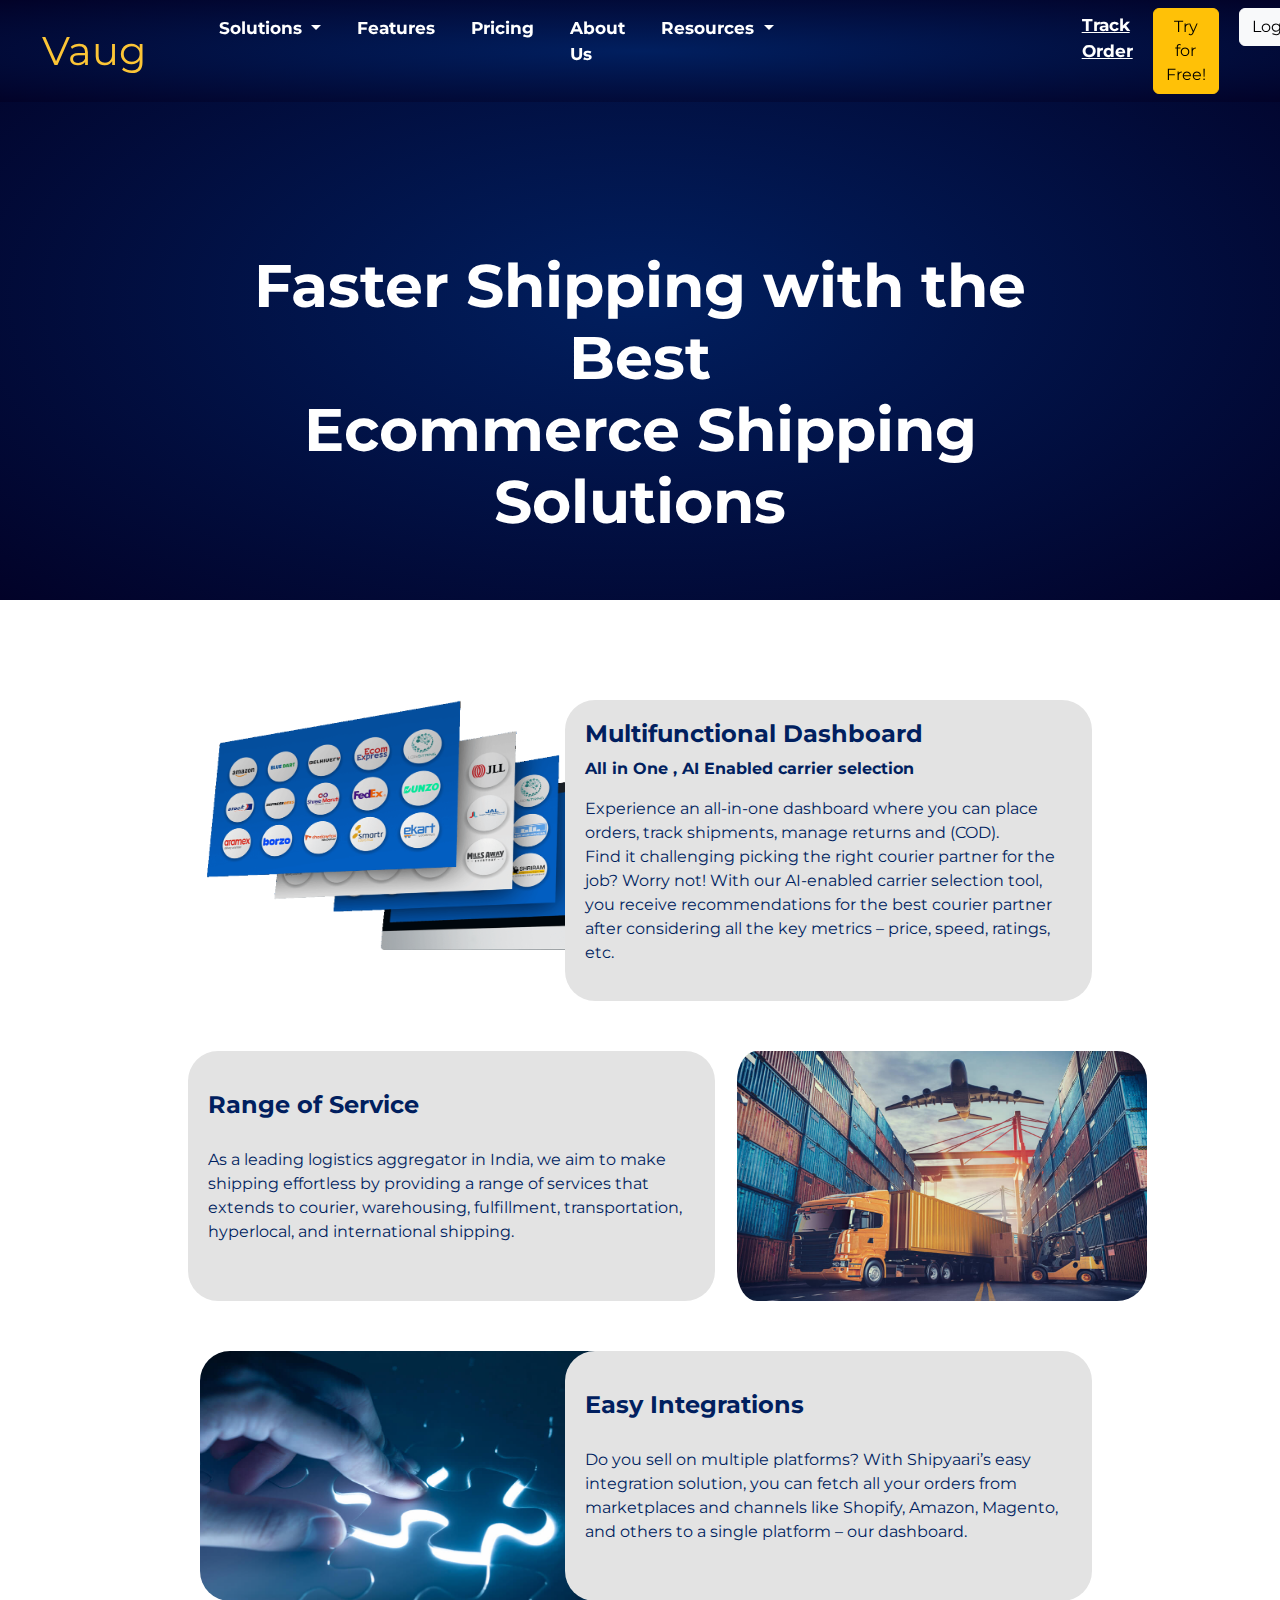
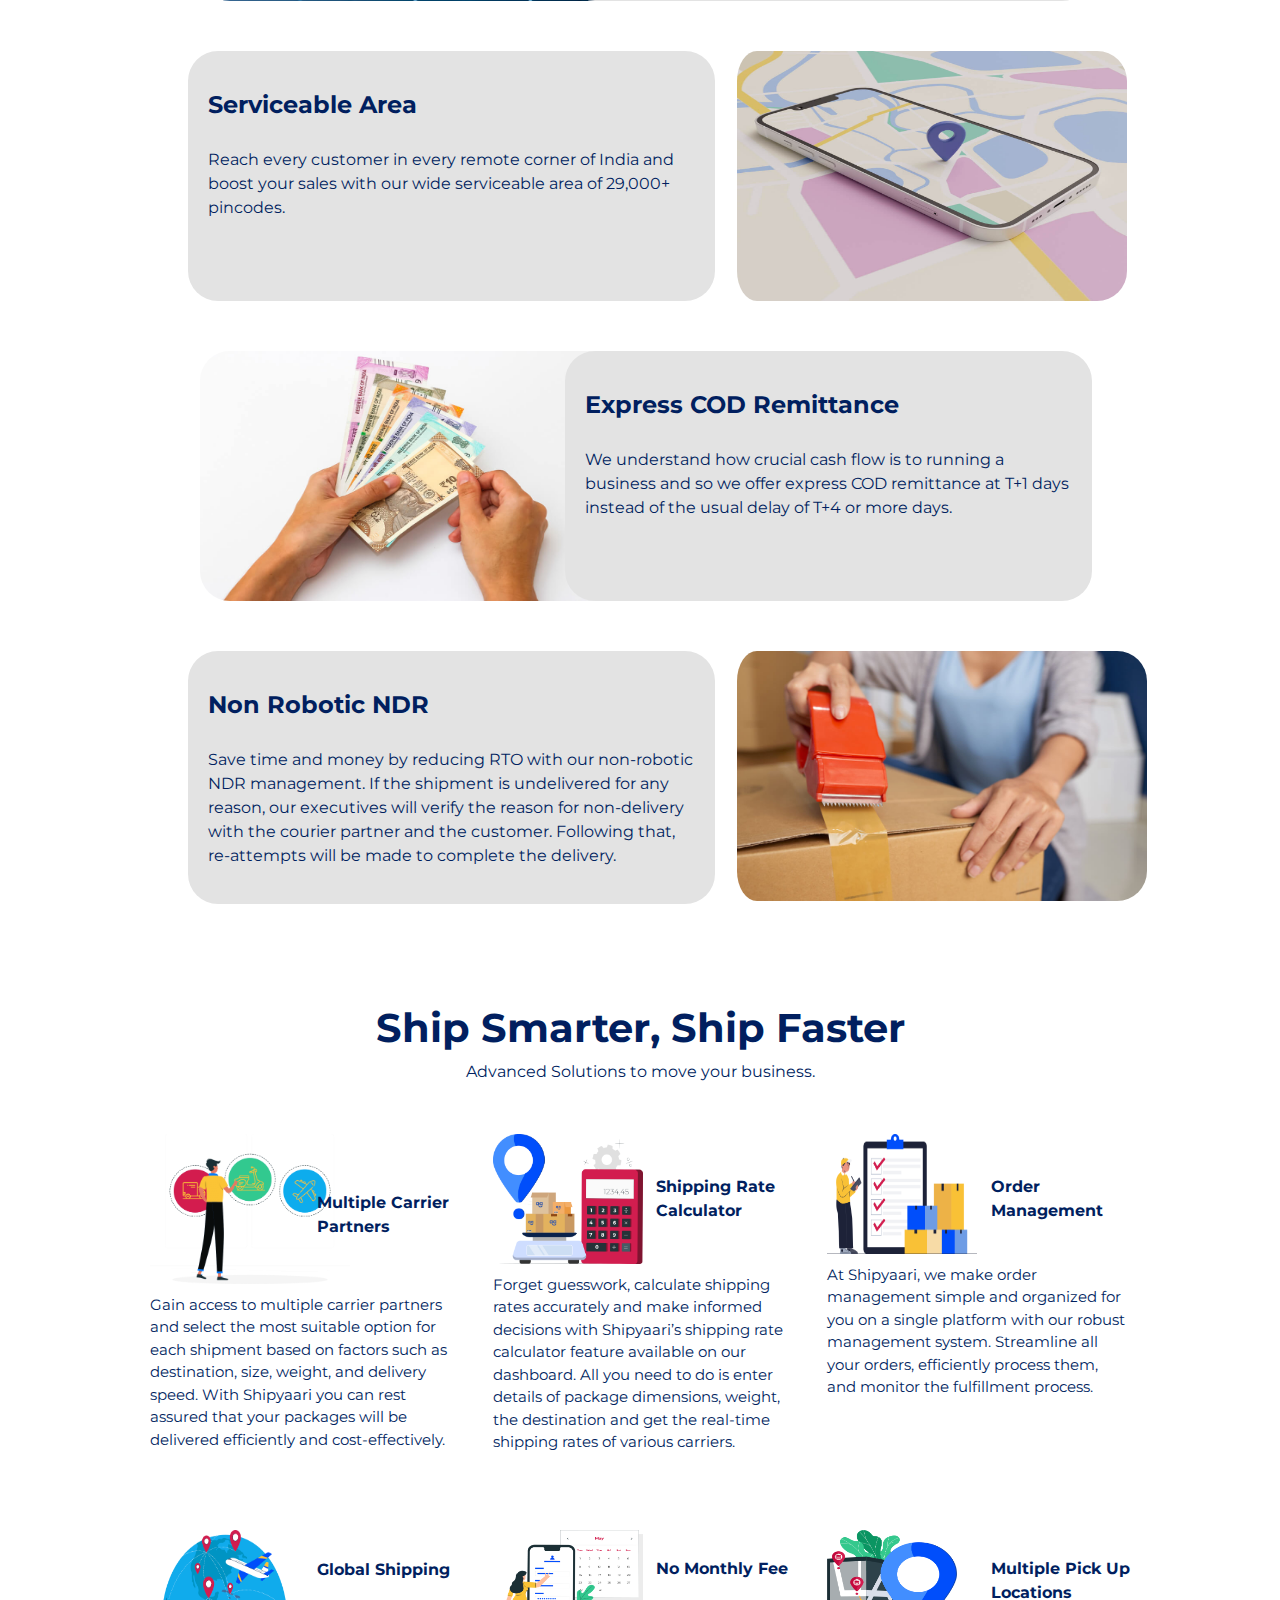
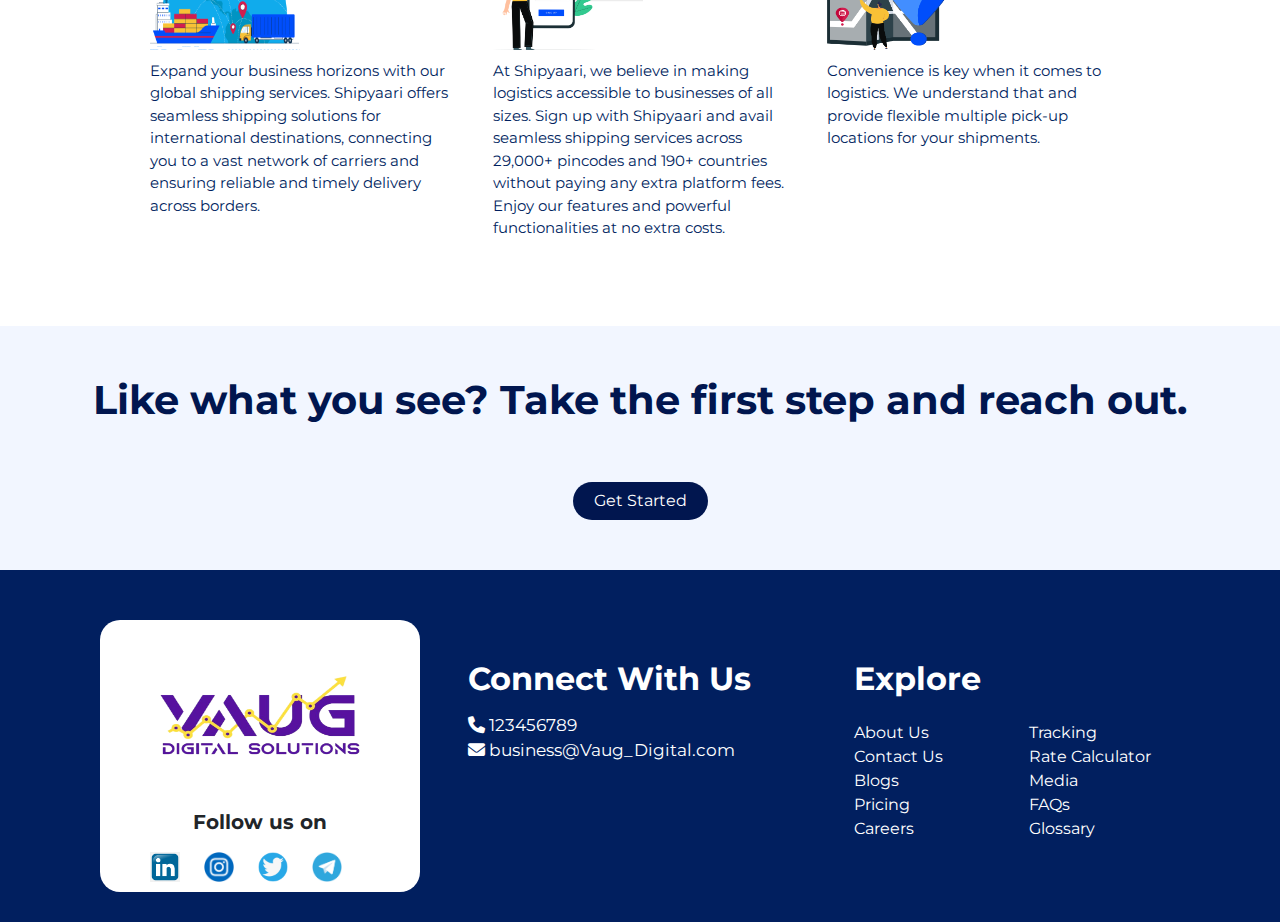
<file: feature.html>
<!DOCTYPE html>
<html>
<head>
	<meta charset="utf-8">
	<meta name="viewport" content="width=device-width, initial-scale=1">
	<title>Features</title>
	<link rel="preconnect" href="https://fonts.googleapis.com">
	<link rel="preconnect" href="https://fonts.gstatic.com" crossorigin>
	<link rel="stylesheet" href="https://cdnjs.cloudflare.com/ajax/libs/font-awesome/6.3.0/css/all.min.css">
	<link rel="stylesheet" href="https://cdnjs.cloudflare.com/ajax/libs/font-awesome/5.15.3/css/all.min.css">
	<link href="https://fonts.googleapis.com/css2?family=Karla&family=Montserrat&display=swap" rel="stylesheet">
	<link href="https://cdn.jsdelivr.net/npm/bootstrap@5.3.0-alpha1/dist/css/bootstrap.min.css" rel="stylesheet">
	<link rel="stylesheet" type="text/css" href="styles.css">
	<link rel="stylesheet" type="text/css" href="feature.css">
</head>
<body>

	<div class="navigation" >
    <nav class="navbar navbar-expand-lg fixed-top">
      <div class="container-fluid">
      	<a class="navbar-brand logo" href="#">Vaug </a>
        <!-- <img class="navbar-brand" src="images/logo.png"> -->
        <button class="navbar-toggler" type="button" data-bs-toggle="collapse" data-bs-target="#navbarSupportedContent" aria-controls="navbarSupportedContent" aria-expanded="false" aria-label="Toggle navigation">
          <span class="navbar-toggler-icon"></span>
        </button>
        <div class="collapse navbar-collapse" id="navbarSupportedContent">
          <ul class="navbar-nav me-auto mb-2 mb-lg-0">

          	<li class="nav-item dropdown">
	          <a class="nav-link dropdown-toggle" href="#" role="button" data-bs-toggle="dropdown" aria-expanded="false">
	            Solutions
	          </a>
	          <ul class="dropdown-menu">
	            <li><a class="dropdown-item" href="serv1.html">ECommerce Shipping</a></li>
	            <li><hr class="dropdown-divider"></li>
	            <li><a class="dropdown-item" href="serv2.html">International Shipping</a></li>
	            <li><hr class="dropdown-divider"></li>
	            <li><a class="dropdown-item" href="serv3.html">B2B and Bulk Shipping</a></li>
	            <li><hr class="dropdown-divider"></li>
	            <li><a class="dropdown-item" href="serv4.html">Hyperlocal</a></li>
	          </ul>
	      	</li>
       		<li class="nav-item">
	          <a class="nav-link" aria-current="page" href="feature.html">Features</a>
	        </li>
	        <li class="nav-item">
	          <a class="nav-link" href="pricing.html">Pricing</a>
	        </li>
	        <li class="nav-item">
	          <a class="nav-link" href="about.html">About Us</a>
	        </li>
	        <li class="nav-item dropdown">
	          <a class="nav-link dropdown-toggle" href="#" role="button" data-bs-toggle="dropdown" aria-expanded="false">
	            Resources
	          </a>
	          <ul class="dropdown-menu">
	            <li><a class="dropdown-item" href="blogs.html">Blogs</a></li>
	            <li><hr class="dropdown-divider"></li>
	            <li><a class="dropdown-item" href="media.html">Media Queries</a></li>
	            <li><hr class="dropdown-divider"></li>
	            <li><a class="dropdown-item" href="faq.html">FAQs</a></li>
	            <li><hr class="dropdown-divider"></li>
	            <li><a class="dropdown-item" href="glossary.html">Glossary</a></li>
	          </ul>
	      	</li>
	      	<li class="nav-but">
		        <a href="#" style="color:white; font-family: 'Karla', sans-serif; font-family: 'Montserrat', sans-serif;">Track Order</a>
		     </li> 
		     <li class="nav-but1">
		     	<button type="button" class="btn btn-warning">Try for Free!</button>
		     </li>
		     <li class="nav-but2">
				<button type="button" class="btn btn-light">Login</button>
		     </li>
		  	</ul>
		 </div>
      </div>
    </nav>
  </div>

  <div class="content_ab">
  	<h1> Faster Shipping with the Best <br>Ecommerce Shipping Solutions</h1>
  	<div class="img-container">
	  	<img src="images/Wave.png" class="img-fluid" style="width:100%; margin-top: 100px; display: block;">
  	</div>
  </div>

  <div class="main_feature">
  	<div class="row">
	  	<div class="col-5">
	  		<img src="images/Multifunctional-Dashboard-1.png" style="width:400px; height: 250px;">
	  	</div>
	  	<div class="col-7 detail">
	  		<h4 style="font-weight: bold;">Multifunctional Dashboard</h4>
	  		<p style="font-weight: bold;">All in One , AI Enabled carrier selection</p>
	  		<p>Experience an all-in-one dashboard where you can place orders, track shipments, manage returns and (COD).<br>
				Find it challenging picking the right courier partner for the job? Worry not! With our AI-enabled carrier selection tool, you receive recommendations for the best courier partner after considering all the key metrics – price, speed, ratings, etc.</p>
	  	</div>
  	</div>

  	<div class="row" style="margin-top: 50px;">
  		<div class="col-7 detail">
	  		<h4 style="font-weight: bold; padding-top: 20px;">Range of Service</h4>
	  		<p style="padding-top: 20px;">As a leading logistics aggregator in India, we aim to make shipping effortless by providing a range of services that extends to courier, warehousing, fulfillment, transportation, hyperlocal, and international shipping.</p>
	  	</div>
	  	<div class="col-5">
	  		<img src="images/Range-of-Services.jpg" style="width:420px; height: 250px; padding-left: 10px;">
	  	</div>
  	</div>

  	<div class="row" style="margin-top: 50px;">
	  	<div class="col-5">
	  		<img src="images/Easy-Integration.jpg" style="width:430px; height: 250px;">
	  	</div>
	  	<div class="col-7 detail">
	  		<h4 style="font-weight: bold; padding-top: 20px;">Easy Integrations</h4>
	  		
	  		<p style="padding-top: 20px;">Do you sell on multiple platforms? With Shipyaari’s easy integration solution, you can fetch all your orders from marketplaces and channels like Shopify, Amazon, Magento, and others to a single platform – our dashboard.</p>
	  	</div>
  	</div>

  	<div class="row" style="margin-top: 50px;">
  		<div class="col-7 detail">
	  		<h4 style="font-weight: bold; padding-top: 20px;">Serviceable Area</h4>
	  		
	  		<p style="padding-top: 20px;">Reach every customer in every remote corner of India and boost your sales with our wide serviceable area of 29,000+ pincodes.</p>
	  	</div>
	  	<div class="col-5">
	  		<img src="images/Serviceable-Area.jpg" style="width:400px; height: 250px; padding-left: 10px;">
	  	</div>
  	</div>

  	<div class="row" style="margin-top: 50px;">
	  	<div class="col-5">
	  		<img src="images/Express-COD-Remittance.jpg" style="width:430px; height: 250px;">
	  	</div>
	  	<div class="col-7 detail">
	  		<h4 style="font-weight: bold;padding-top: 20px;">Express COD Remittance</h4>
	  		<p style="padding-top: 20px;">We understand how crucial cash flow is to running a business and so we offer express COD remittance at T+1 days instead of the usual delay of T+4 or more days.</p>
	  	</div>
  	</div>

  	<div class="row" style="margin-top: 50px;">
  		<div class="col-7 detail">
	  		<h4 style="font-weight: bold; padding-top: 20px;">Non Robotic NDR</h4>
	  		<p style="padding-top: 20px;">Save time and money by reducing RTO with our non-robotic NDR management. If the shipment is undelivered for any reason, our executives will verify the reason for non-delivery with the courier partner and the customer. Following that, re-attempts will be made to complete the delivery.</p>
	  	</div>
	  	<div class="col-5">
	  		<img src="images/Non-Robotic-NDR.jpg" style="width:420px; height: 250px; padding-left: 10px;">
	  	</div>
  	</div>
  </div>

  <div style="color:#011f5f">
  	<h1 style="font-weight: bold; text-align: center;">Ship Smarter, Ship Faster</h1>
  	<p style="text-align: center;">Advanced Solutions to move your business.</p>
  </div>

  <div class="advantage">
	  <div class="row">
	  	<div class="col-md-4 col-sm-6 col-xs-12">
	  		 <div class="row">
	  		 	<div class="col-6">
	  		 		<img src="images/Multiple-Carrier-Partners.png" style="width: 200px; height: 150px;">
	  		 	</div>
	  		 	<div class="col-6">
	  		 		<p style="font-weight:bold; padding-top:40%">Multiple Carrier Partners</p>
	  		 	</div>
	  		</div>
	  		<div class="row">
	  			<div class="col-12">
	  				<p style="font-size: 15px; padding-top: 10px;">Gain access to multiple carrier partners and select the most suitable option for each shipment based on factors such as destination, size, weight, and delivery speed. With Shipyaari you can rest assured that your packages will be delivered efficiently and cost-effectively.</p>
	  			</div>
	  		</div>
	  	</div>

	  	<div class="col-md-4 col-sm-6 col-xs-12" style="padding-left: 20px;">
	  		 <div class="row">
	  		 	<div class="col-6">
	  		 		<img src="images/Shipping-Rate-Calculator.png" style="width: 150px; height: 130px;">
	  		 	</div>
	  		 	<div class="col-6">
	  		 		<p style="font-weight:bold; padding-top:30%">Shipping Rate Calculator</p>
	  		 	</div>
	  		</div>
	  		<div class="row">
	  			<div class="col-12">
	  				<p style="font-size: 15px; padding-top: 10px;">Forget guesswork, calculate shipping rates accurately and make informed decisions with Shipyaari’s shipping rate calculator feature available on our dashboard. All you need to do is enter details of package dimensions, weight, the destination and get the real-time shipping rates of various carriers.</p>
	  			</div>
	  		</div>
	  	</div>

	  	<div class="col-md-4 col-sm-6 col-xs-12" style="padding-left: 20px;">
	  		 <div class="row">
	  		 	<div class="col-6">
	  		 		<img src="images/Order-Management.png" style="width: 150px; height: 120px;">
	  		 	</div>
	  		 	<div class="col-6">
	  		 		<p style="font-weight:bold; padding-top:30%">Order Management</p>
	  		 	</div>
	  		</div>
	  		<div class="row">
	  			<div class="col-12">
	  				<p style="font-size: 15px; padding-top: 10px;">At Shipyaari, we make order management simple and organized for you on a single platform with our robust management system. Streamline all your orders, efficiently process them, and monitor the fulfillment process. </p>
	  			</div>
	  		</div>
	  	</div>
	  </div>



	  <div class="row" style="padding-top: 60px">
	  	<div class="col-md-4 col-sm-6 col-xs-12">
	  		 <div class="row">
	  		 	<div class="col-6">
	  		 		<img src="images/Global-Shipping.png" style="width: 150px; height: 120px;">
	  		 	</div>
	  		 	<div class="col-6">
	  		 		<p style="font-weight:bold; padding-top:20%">Global Shipping</p>
	  		 	</div>
	  		</div>
	  		<div class="row">
	  			<div class="col-12">
	  				<p style="font-size: 15px; padding-top: 10px;">Expand your business horizons with our global shipping services. Shipyaari offers seamless shipping solutions for international destinations, connecting you to a vast network of carriers and ensuring reliable and timely delivery across borders.</p>
	  			</div>
	  		</div>
	  	</div>

	  	<div class="col-md-4 col-sm-6 col-xs-12" style="padding-left: 20px;">
	  		 <div class="row">
	  		 	<div class="col-6">
	  		 		<img src="images/No-Monthly-Fee.png" style="width: 150px; height: 120px;">
	  		 	</div>
	  		 	<div class="col-6">
	  		 		<p style="font-weight:bold; padding-top:20%">No Monthly Fee</p>
	  		 	</div>
	  		</div>
	  		<div class="row">
	  			<div class="col-12">
	  				<p style="font-size: 15px; padding-top: 10px;">At Shipyaari, we believe in making logistics accessible to businesses of all sizes. Sign up with Shipyaari and avail seamless shipping services across 29,000+ pincodes and 190+ countries without paying any extra platform fees. Enjoy our features and powerful functionalities at no extra costs.</p>
	  			</div>
	  		</div>
	  	</div>

	  	<div class="col-md-4 col-sm-6 col-xs-12" style="padding-left: 20px;">
	  		 <div class="row">
	  		 	<div class="col-6">
	  		 		<img src="images/Multiple-Pick-Up-Locations.png" style="width: 130px; height: 120px;">
	  		 	</div>
	  		 	<div class="col-6">
	  		 		<p style="font-weight:bold; padding-top:20%">Multiple Pick Up Locations</p>
	  		 	</div>
	  		</div>
	  		<div class="row">
	  			<div class="col-12">
	  				<p style="font-size: 15px; padding-top: 10px;">Convenience is key when it comes to logistics. We understand that and provide flexible multiple pick-up locations for your shipments. </p>
	  			</div>
	  		</div>
	  	</div>
	  </div>

  </div>

  <div style="background-color: #f2f6ff ; margin-top: 70px; padding-bottom:50px;">

  		<h1 style="text-align:center; color:#01164f; font-weight:bold; padding-top: 50px;">Like what you see?
Take the first step and reach out.</h1>

  		<div class="text-center">
		  		<button type="button" class="btn" style="border-radius:30px; padding-left: 20px; padding-right: 20px; margin-top: 50px; background-color: #01164f; color:white">Get Started</button>
		  	</div>

  	</div>

	<div class="footer">

	 		<div class="row">
	 				<div class="col-4">
	 					<div class="foot_box">
						  <img src="images/logo.png" alt="Card image cap" class="vauglogo">
						  <h5 style="text-align: center; font-weight: bold; margin-top: 10px;">Follow us on</h5>
						  <div id="links" style="padding-top:10px">
						    <a href="#" class="soc_media"><img src="images/link.png" ></a>
    						<a href="#" class="soc_media"><img src="images/insta.png"></a>
    						<a href="#" class="soc_media"><img src="images/twitter.png"></a>
    						<a href="#" class="soc_media"><img src="images/tele.png"></a>
    					</div>
						</div>
	 				</div>
	 				<div class="col-4" style="color: white; padding-top:40px">

	 					<h2 style="font-weight:bold; text-transform: capitalize;">Connect with us</h2>			
  					<p style="font-size: 17px; margin-top: 15px;"><i class="fa-solid fa-phone"></i> 123456789<br>
  					<i class="fa-solid fa-envelope"></i> business@Vaug_Digital.com</p>
	 					
	 				</div>
	 				<div class="col-4" style="color:white; padding-top:40px; padding-left:30px">

	 					<h2 style="font-weight:bold; text-transform: capitalize;">Explore</h2>

	 					<div class="row">
	 						<div class="col-6">
		 						<ul style="list-style-type: none; padding:0px; margin-top: 15px;" class="foot_links">
			  					<li><a href="#">About Us</a>
			  					<li><a href="#">Contact Us</a>
									<li><a href="#">Blogs</a>
									<li><a href="#">Pricing</a>
									<li><a href="#">Careers</a>
	  						</ul> 
	 						</div>

	 						<div class="col-6">
		 						<ul style="list-style-type: none; padding:0px; margin-top: 15px;" class="foot_links">
			  					<li><a href="#">Tracking</a>
			  					<li><a href="#">Rate Calculator</a>
									<li><a href="#">Media</a>
									<li><a href="#">FAQs</a>
									<li><a href="#">Glossary</a>
	  						</ul> 
	 						</div>
	 					</div>
	 					
	 				</div>
	 		</div>
	 </div>
  	






  <script src="https://code.jquery.com/jquery-3.5.1.slim.min.js"></script>
  <script src="https://cdn.jsdelivr.net/npm/@popperjs/core@2.11.6/dist/umd/popper.min.js"></script>
  <script src="https://cdn.jsdelivr.net/npm/bootstrap@5.3.0-alpha1/dist/js/bootstrap.min.js"></script>

</body>
</html>
</file>
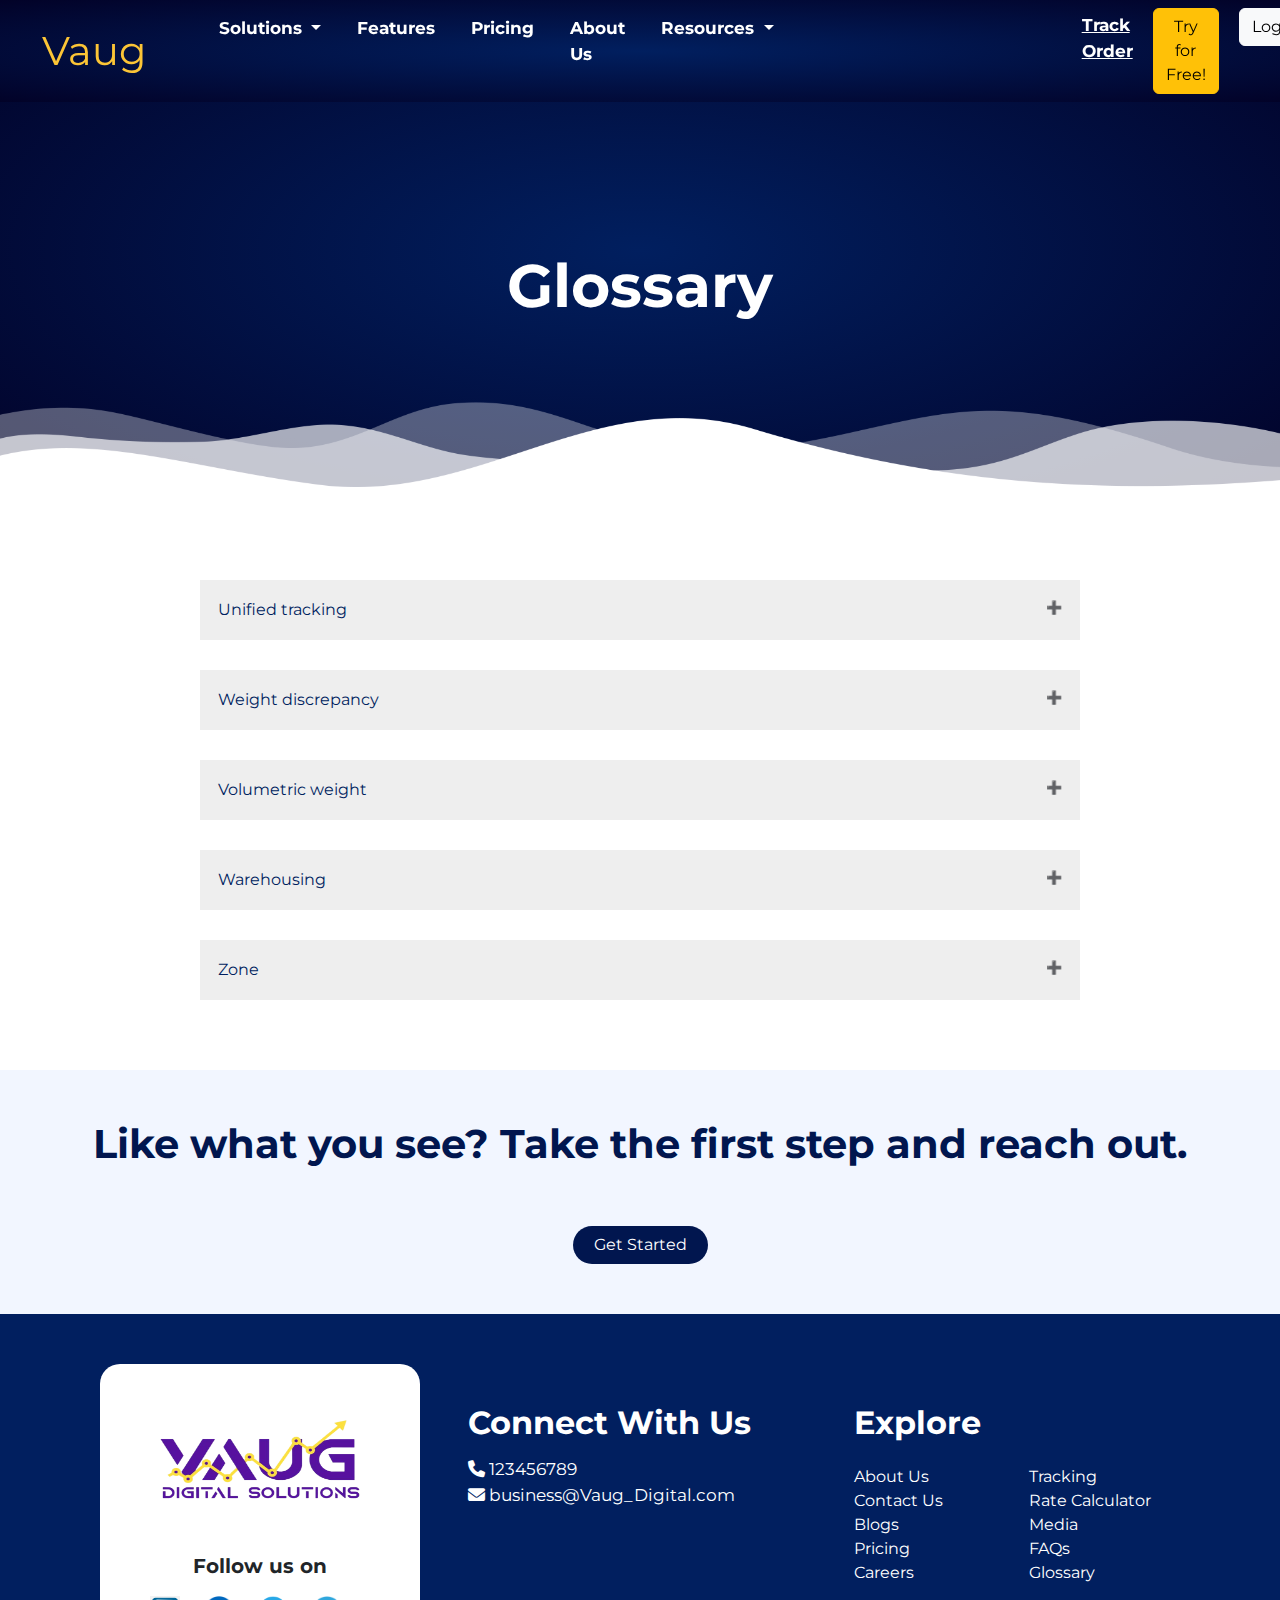
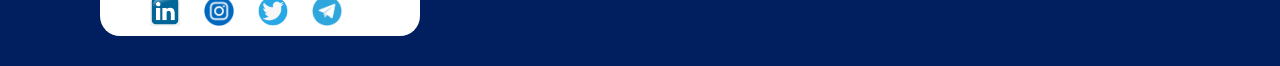
<file: glossary.html>
<!DOCTYPE html>
<html>
<head>
	<meta charset="utf-8">
	<meta name="viewport" content="width=device-width, initial-scale=1">
	<title>FAQs</title>
	<link rel="preconnect" href="https://fonts.googleapis.com">
	<link rel="preconnect" href="https://fonts.gstatic.com" crossorigin>
	<link rel="stylesheet" href="https://cdnjs.cloudflare.com/ajax/libs/font-awesome/6.3.0/css/all.min.css">
	<link rel="stylesheet" href="https://cdnjs.cloudflare.com/ajax/libs/font-awesome/5.15.3/css/all.min.css">
	<link href="https://fonts.googleapis.com/css2?family=Karla&family=Montserrat&display=swap" rel="stylesheet">
	<link href="https://cdn.jsdelivr.net/npm/bootstrap@5.3.0-alpha1/dist/css/bootstrap.min.css" rel="stylesheet">
	<link rel="stylesheet" type="text/css" href="styles.css">
	<link rel="stylesheet" type="text/css" href="faq.css"><!-- Same for both -->

</head>
<body>
	<div class="navigation" >
    <nav class="navbar navbar-expand-lg fixed-top">
      <div class="container-fluid">
      	<a class="navbar-brand logo" href="#">Vaug </a>
        <!-- <img class="navbar-brand" src="images/logo.png"> -->
        <button class="navbar-toggler" type="button" data-bs-toggle="collapse" data-bs-target="#navbarSupportedContent" aria-controls="navbarSupportedContent" aria-expanded="false" aria-label="Toggle navigation">
          <span class="navbar-toggler-icon"></span>
        </button>
        <div class="collapse navbar-collapse" id="navbarSupportedContent">
          <ul class="navbar-nav me-auto mb-2 mb-lg-0">

          	<li class="nav-item dropdown">
	          <a class="nav-link dropdown-toggle" href="#" role="button" data-bs-toggle="dropdown" aria-expanded="false">
	            Solutions
	          </a>
	          <ul class="dropdown-menu">
	            <li><a class="dropdown-item" href="serv1.html">ECommerce Shipping</a></li>
	            <li><hr class="dropdown-divider"></li>
	            <li><a class="dropdown-item" href="serv2.html">International Shipping</a></li>
	            <li><hr class="dropdown-divider"></li>
	            <li><a class="dropdown-item" href="serv3.html">B2B and Bulk Shipping</a></li>
	            <li><hr class="dropdown-divider"></li>
	            <li><a class="dropdown-item" href="serv4.html">Hyperlocal</a></li>
	          </ul>
	      	</li>
       		<li class="nav-item">
	          <a class="nav-link" aria-current="page" href="feature.html">Features</a>
	        </li>
	        <li class="nav-item">
	          <a class="nav-link" href="pricing.html">Pricing</a>
	        </li>
	        <li class="nav-item">
	          <a class="nav-link" href="about.html">About Us</a>
	        </li>
	        <li class="nav-item dropdown">
	          <a class="nav-link dropdown-toggle" href="#" role="button" data-bs-toggle="dropdown" aria-expanded="false">
	            Resources
	          </a>
	          <ul class="dropdown-menu">
	            <li><a class="dropdown-item" href="blogs.html">Blogs</a></li>
	            <li><hr class="dropdown-divider"></li>
	            <li><a class="dropdown-item" href="media.html">Media Queries</a></li>
	            <li><hr class="dropdown-divider"></li>
	            <li><a class="dropdown-item" href="faq.html">FAQs</a></li>
	            <li><hr class="dropdown-divider"></li>
	            <li><a class="dropdown-item" href="glossary.html">Glossary</a></li>
	          </ul>
	      	</li>
	      	<li class="nav-but">
		        <a href="#" style="color:white; font-family: 'Karla', sans-serif; font-family: 'Montserrat', sans-serif;">Track Order</a>
		     </li> 
		     <li class="nav-but1">
		     	<button type="button" class="btn btn-warning">Try for Free!</button>
		     </li>
		     <li class="nav-but2">
				<button type="button" class="btn btn-light">Login</button>
		     </li>
		  	</ul>
		 </div>
      </div>
    </nav>
  </div>

  <div class="content_ab">
  	<h1>Glossary</h1>
  	<div class="img-container">
	  	<img src="images/Wave.png" class="img-fluid" style="width:100%; margin-top: 80px; display: block;">
  	</div>
  </div>

  <div class="faq">
		<button class="accordion">Unified tracking</button>
		<div class="panel">
		  <p>
			Unified tracking refers to monitoring the tracking status of all shipments on a single unified platform. Regardless of the carrier company that you ship your products with, unified tracking enables tracking all orders on a single platform.

			Unified tracking refers to a platform or web portal where you can track the status of your package, regardless of the shipping service provider you have used to ship the parcel.

			A unified tracking system helps in eCommerce since sellers ship their parcels via multiple courier partners. In such situations tracking becomes a huge problem if they have to go to each courier’s website and track orders only that are shipped via that courier. Unified tracking helps ease all of this and makes shipping seamless for sellers.
		</div>

		<button class="accordion">Weight discrepancy</button>
		<div class="panel">
		  <p>Weight discrepancy is a disagreement between a ‘seller’ and a ‘courier company’ over the package’s reported weight. It usually arises when the courier company disagrees with the seller’s provided order weight.

			Since the courier company charges based on the weight of the package, such an issue leads to a dispute, where the shipper has to justify and submit proof if they want to raise a dispute for the issue.

			Often weight discrepancy arises when the shipper mentions the true or dead weight of the parcel during the processing of a shipment, On the other hand, the courier company prefers to charge the shipper based on the volumetric weight of the parcel.</p>
		</div>

		<button class="accordion">Volumetric weight</button>
		<div class="panel">
			<p>
			Volumetric weight is calculated with a formula using the volume weight of a package based on the actual dimensions of the box. It refers to the product of the package’s length, breadth, and height divided by a courier-specific constant.

			While physical weight is the weight of the shipment according to the scale, volumetric weight is calculated based on the package’s length, width, and height.</p>
		</div>

		<button class="accordion">Warehousing</button>
		<div class="panel">
			<p>
			Warehousing is the process of storing physical inventory for sale or distribution. Warehouses are used by all different types of businesses that need to temporarily store products in bulk before either shipping them to other locations or individually to end consumers.</p>
		</div>

		<button class="accordion">Zone</button>
		<div class="panel">
			<p>
			Zones in logistics refers to the geographical areas that carriers ship to, spanning from Zone 1 to Zone 4 for domestic shipments in India. Shipping carriers use shipping zones to measure the distance a package travels – not in kilometers but rather groupings of pincodes – from the point of origin to the destination.
			A zone is used in logistics to assign packages to a courier company for delivery. Zone is helpful in identifying the larger geographical area when shipping. One particular zone is different from another in many ways and characteristics. For example, different zones may include north, south, east, west etc. In eCommerce assigning a zone to a parcel means helping it route in the correct direction. When packages are picked up by courier companies and need to be delivered to a destination, they are first sorted based on their zone.
			Zone is also used by the shipper to check the serviceability of a particular courier partner.</p>
		</div>
	</div>



	<div style="background-color: #f2f6ff ; margin-top: 70px; padding-bottom:50px;">

  		<h1 style="text-align:center; color:#01164f; font-weight:bold; padding-top: 50px;">Like what you see?
Take the first step and reach out.</h1>

  		<div class="text-center">
		  		<button type="button" class="btn" style="border-radius:30px; padding-left: 20px; padding-right: 20px; margin-top: 50px; background-color: #01164f; color:white">Get Started</button>
		  	</div>

  	</div>

	<div class="footer">

	 		<div class="row">
	 				<div class="col-4">
	 					<div class="foot_box">
						  <img src="images/logo.png" alt="Card image cap" class="vauglogo">
						  <h5 style="text-align: center; font-weight: bold; margin-top: 10px;">Follow us on</h5>
						  <div id="links" style="padding-top:10px">
						    <a href="#" class="soc_media"><img src="images/link.png" ></a>
    						<a href="#" class="soc_media"><img src="images/insta.png"></a>
    						<a href="#" class="soc_media"><img src="images/twitter.png"></a>
    						<a href="#" class="soc_media"><img src="images/tele.png"></a>
    					</div>
						</div>
	 				</div>
	 				<div class="col-4" style="color: white; padding-top:40px">

	 					<h2 style="font-weight:bold; text-transform: capitalize;">Connect with us</h2>			
  					<p style="font-size: 17px; margin-top: 15px;"><i class="fa-solid fa-phone"></i> 123456789<br>
  					<i class="fa-solid fa-envelope"></i> business@Vaug_Digital.com</p>
	 					
	 				</div>
	 				<div class="col-4" style="color:white; padding-top:40px; padding-left:30px">

	 					<h2 style="font-weight:bold; text-transform: capitalize;">Explore</h2>

	 					<div class="row">
	 						<div class="col-6">
		 						<ul style="list-style-type: none; padding:0px; margin-top: 15px;" class="foot_links">
			  					<li><a href="#">About Us</a>
			  					<li><a href="#">Contact Us</a>
									<li><a href="#">Blogs</a>
									<li><a href="#">Pricing</a>
									<li><a href="#">Careers</a>
	  						</ul> 
	 						</div>

	 						<div class="col-6">
		 						<ul style="list-style-type: none; padding:0px; margin-top: 15px;" class="foot_links">
			  					<li><a href="#">Tracking</a>
			  					<li><a href="#">Rate Calculator</a>
									<li><a href="#">Media</a>
									<li><a href="#">FAQs</a>
									<li><a href="#">Glossary</a>
	  						</ul> 
	 						</div>
	 					</div>

	 					
	 					
	 				</div>
	 		</div>
	 </div>
  	

	<script>
		var acc = document.getElementsByClassName("accordion");
		var i;

		for (i = 0; i < acc.length; i++) {
		  acc[i].addEventListener("click", function() {
		    this.classList.toggle("active");
		    var panel = this.nextElementSibling;
		    if (panel.style.maxHeight) {
		      panel.style.maxHeight = null;
		    } else {
		      panel.style.maxHeight = panel.scrollHeight + "px";
		    }
		  });
	}
</script>
	

	 <script src="https://code.jquery.com/jquery-3.5.1.slim.min.js"></script>
	 <script src="https://cdn.jsdelivr.net/npm/@popperjs/core@2.11.6/dist/umd/popper.min.js"></script>
	 <script src="https://cdn.jsdelivr.net/npm/bootstrap@5.3.0-alpha1/dist/js/bootstrap.min.js"></script>





</body>
</html>
</file>
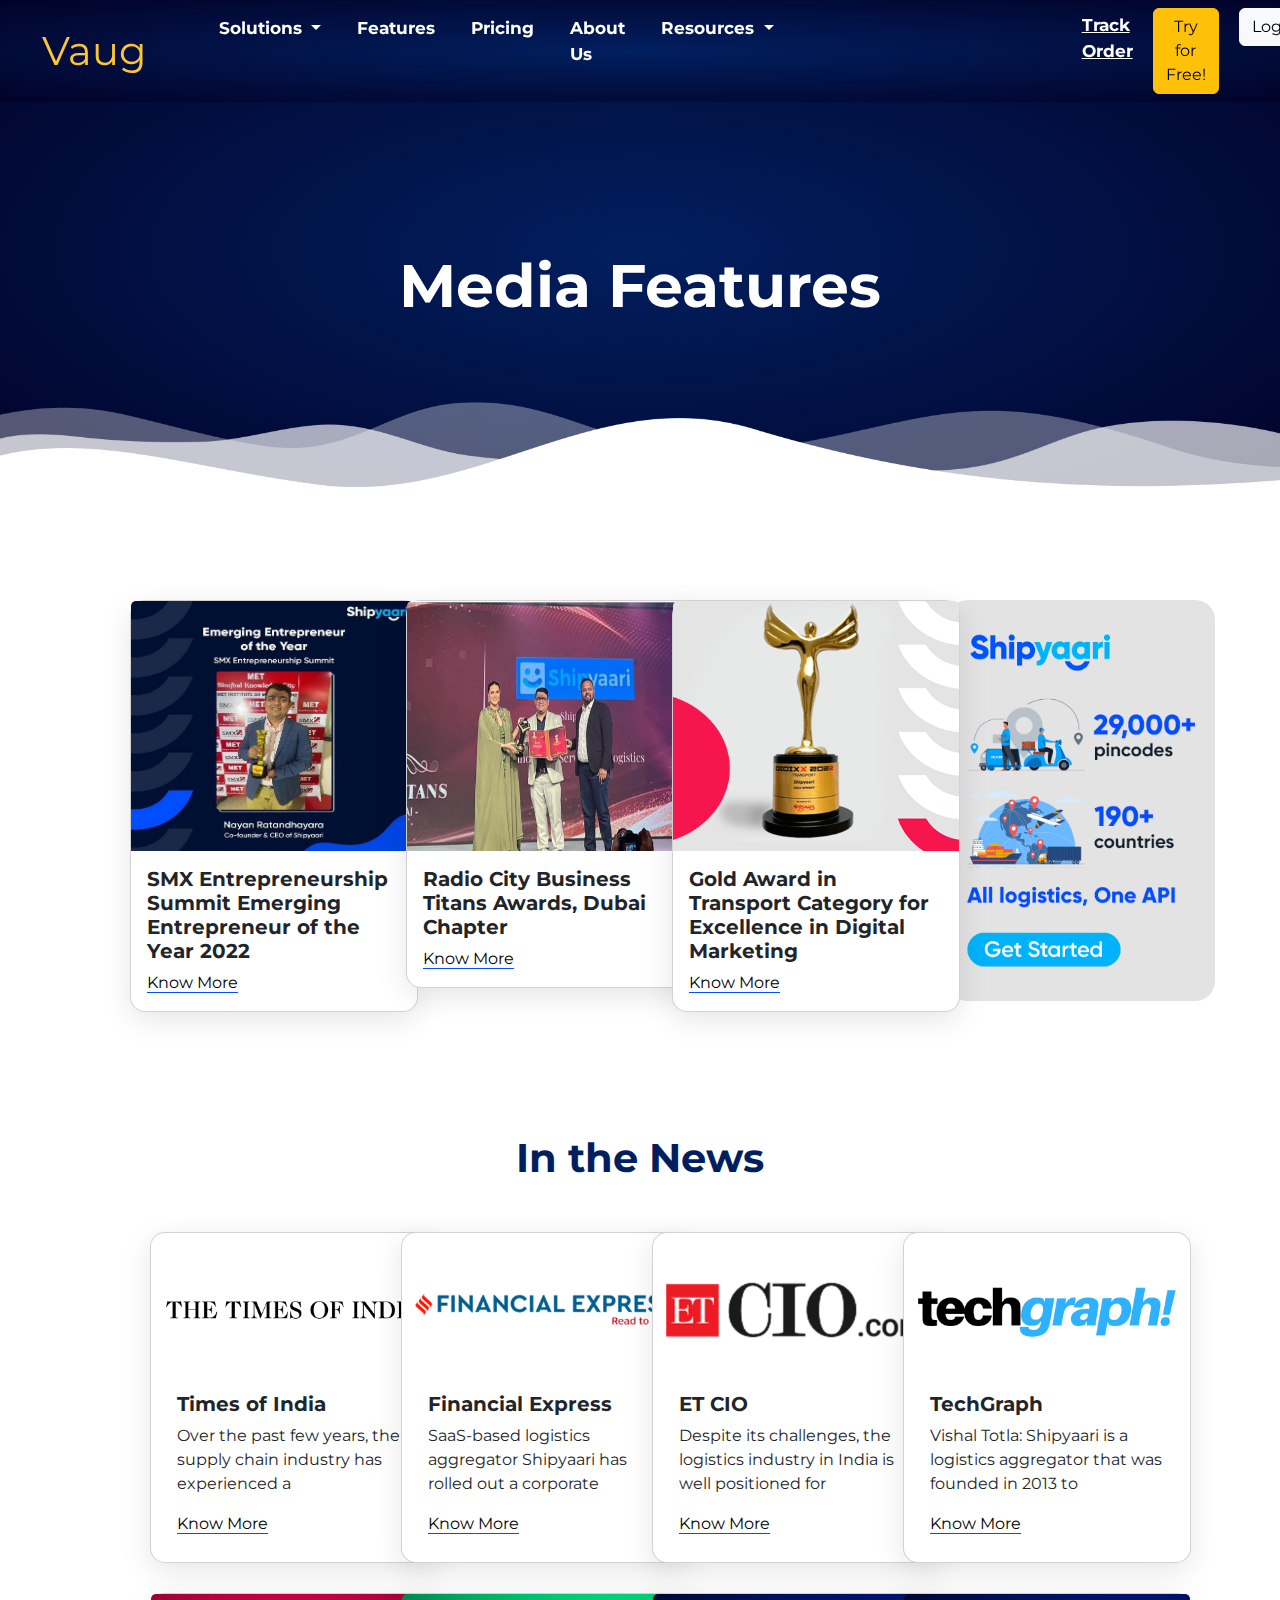
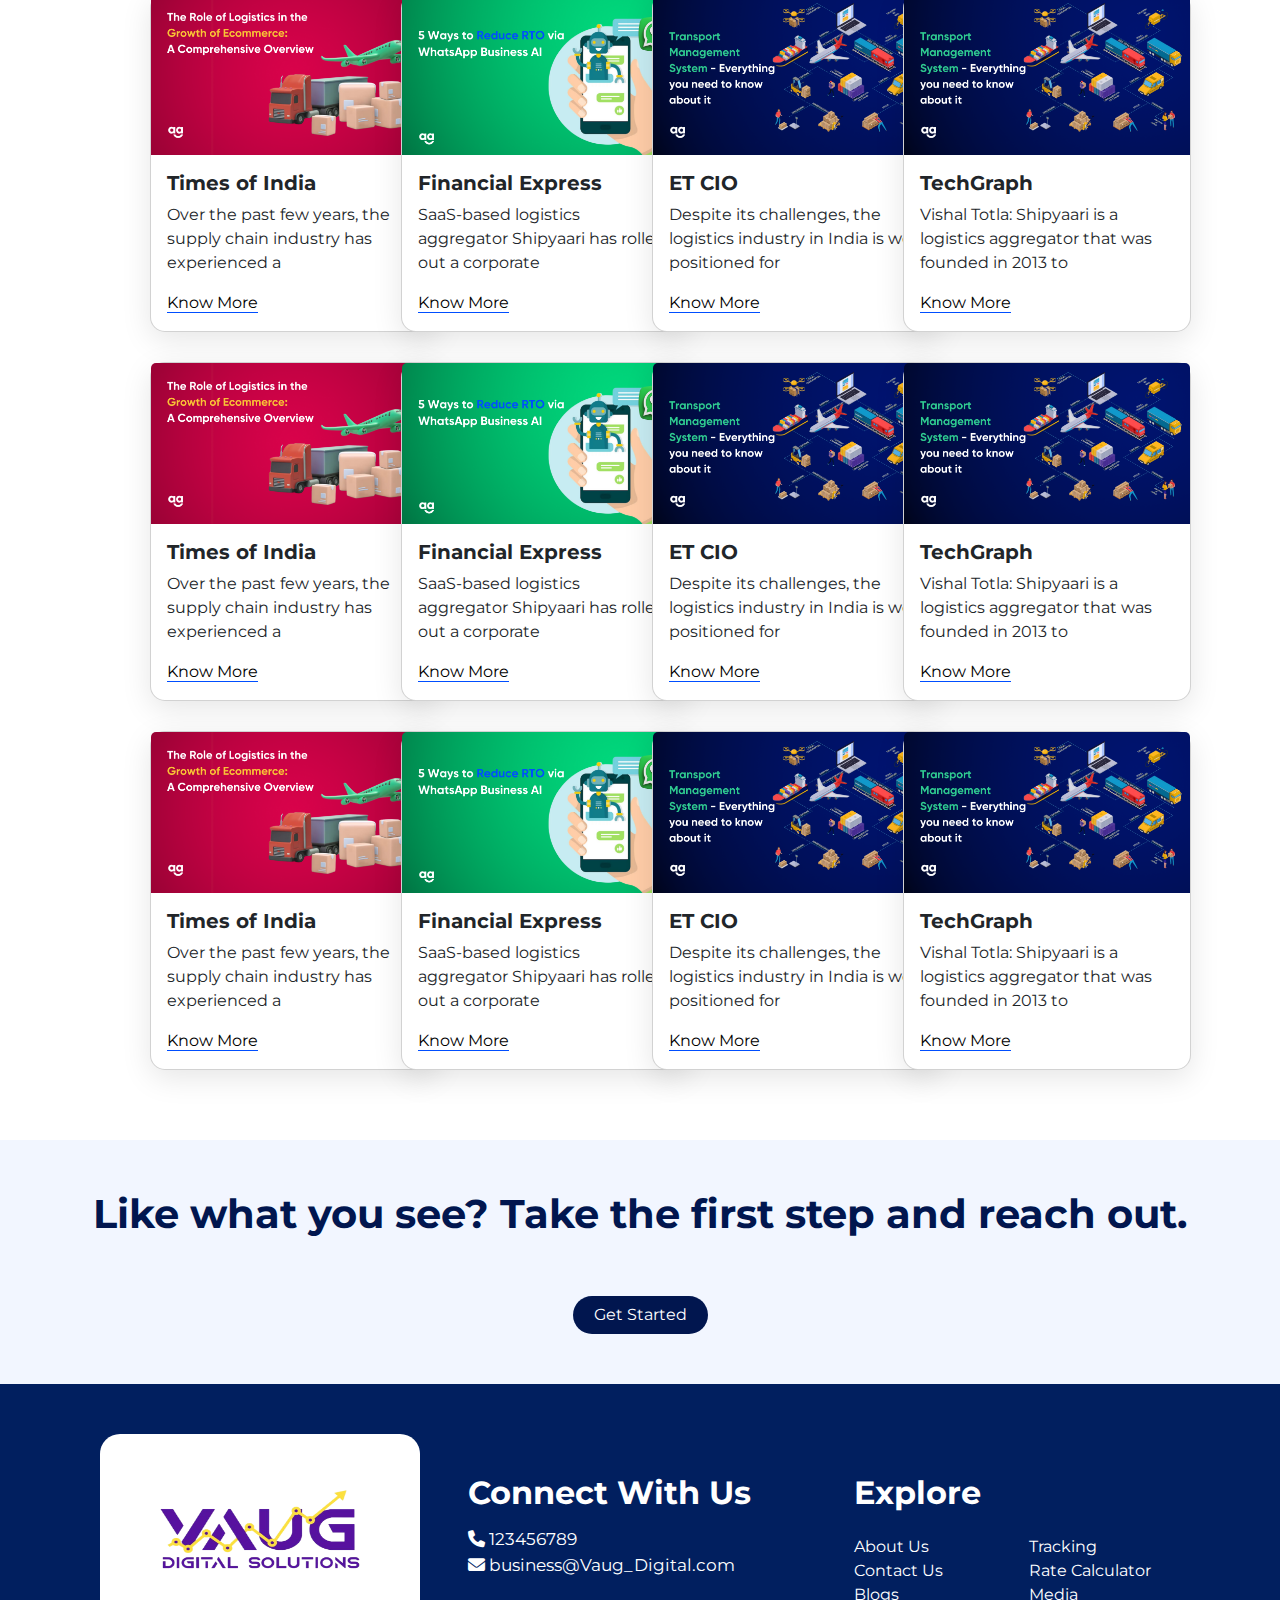
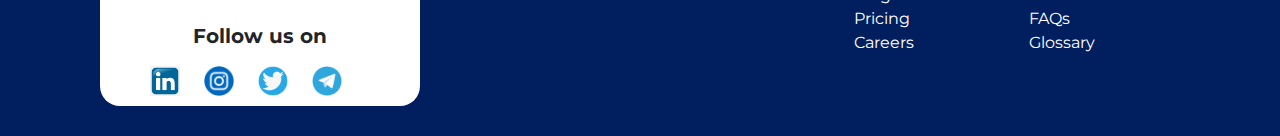
<file: media.html>
<!DOCTYPE html>
<html>
<head>
	<meta charset="utf-8">
	<meta name="viewport" content="width=device-width, initial-scale=1">
	<title>Media Features</title>
	<link rel="preconnect" href="https://fonts.googleapis.com">
	<link rel="preconnect" href="https://fonts.gstatic.com" crossorigin>
	<link rel="stylesheet" href="https://cdnjs.cloudflare.com/ajax/libs/font-awesome/6.3.0/css/all.min.css">
	<link rel="stylesheet" href="https://cdnjs.cloudflare.com/ajax/libs/font-awesome/5.15.3/css/all.min.css">
	<link href="https://fonts.googleapis.com/css2?family=Karla&family=Montserrat&display=swap" rel="stylesheet">
	<link href="https://cdn.jsdelivr.net/npm/bootstrap@5.3.0-alpha1/dist/css/bootstrap.min.css" rel="stylesheet">
	<link rel="stylesheet" type="text/css" href="styles.css">
	<link rel="stylesheet" type="text/css" href="media.css">
</head>
<body>

	<div class="navigation" >
    <nav class="navbar navbar-expand-lg fixed-top">
      <div class="container-fluid">
      	<a class="navbar-brand logo" href="#">Vaug </a>
        <!-- <img class="navbar-brand" src="images/logo.png"> -->
        <button class="navbar-toggler" type="button" data-bs-toggle="collapse" data-bs-target="#navbarSupportedContent" aria-controls="navbarSupportedContent" aria-expanded="false" aria-label="Toggle navigation">
          <span class="navbar-toggler-icon"></span>
        </button>
        <div class="collapse navbar-collapse" id="navbarSupportedContent">
          <ul class="navbar-nav me-auto mb-2 mb-lg-0">

          	<li class="nav-item dropdown">
	          <a class="nav-link dropdown-toggle" href="#" role="button" data-bs-toggle="dropdown" aria-expanded="false">
	            Solutions
	          </a>
	          <ul class="dropdown-menu">
	            <li><a class="dropdown-item" href="serv1.html">ECommerce Shipping</a></li>
	            <li><hr class="dropdown-divider"></li>
	            <li><a class="dropdown-item" href="serv2.html">International Shipping</a></li>
	            <li><hr class="dropdown-divider"></li>
	            <li><a class="dropdown-item" href="serv3.html">B2B and Bulk Shipping</a></li>
	            <li><hr class="dropdown-divider"></li>
	            <li><a class="dropdown-item" href="serv4.html">Hyperlocal</a></li>
	          </ul>
	      	</li>
       		<li class="nav-item">
	          <a class="nav-link" aria-current="page" href="feature.html">Features</a>
	        </li>
	        <li class="nav-item">
	          <a class="nav-link" href="pricing.html">Pricing</a>
	        </li>
	        <li class="nav-item">
	          <a class="nav-link" href="about.html">About Us</a>
	        </li>
	        <li class="nav-item dropdown">
	          <a class="nav-link dropdown-toggle" href="#" role="button" data-bs-toggle="dropdown" aria-expanded="false">
	            Resources
	          </a>
	          <ul class="dropdown-menu">
	            <li><a class="dropdown-item" href="blogs.html">Blogs</a></li>
	            <li><hr class="dropdown-divider"></li>
	            <li><a class="dropdown-item" href="media.html">Media Queries</a></li>
	            <li><hr class="dropdown-divider"></li>
	            <li><a class="dropdown-item" href="faq.html">FAQs</a></li>
	            <li><hr class="dropdown-divider"></li>
	            <li><a class="dropdown-item" href="glossary.html">Glossary</a></li>
	          </ul>
	      	</li>
	      	<li class="nav-but">
		        <a href="#" style="color:white; font-family: 'Karla', sans-serif; font-family: 'Montserrat', sans-serif;">Track Order</a>
		     </li> 
		     <li class="nav-but1">
		     	<button type="button" class="btn btn-warning">Try for Free!</button>
		     </li>
		     <li class="nav-but2">
				<button type="button" class="btn btn-light">Login</button>
		     </li>
		  	</ul>
		 </div>
      </div>
    </nav>
  </div>

  <div class="content_ab">
  	<h1> Media Features</h1>
  	<div class="img-container">
	  	<img src="images/Wave.png" class="img-fluid" style="width:100%; margin-top: 80px; display: block;">
  	</div>
  </div>

  <div class="cards_contain">
  			<div class="row">
  				<div class="col-3">
  					<div class="card" style="width: 18rem;">
					  <img class="card-img-top" src="images/m1.jpg" alt="Card image cap" height="250px">
					  <div class="card-body">
					  	<h5 class="card-title">SMX Entrepreneurship Summit Emerging Entrepreneur of the Year 2022</h5>
					    <a href="#" class="card-link">Know More</a>
					  </div>
					</div>
  				</div>
  				<div class="col-3">
  					<div class="card" style=" width: 18rem; margin-left: 20px;">
					  <img class="card-img-top" src="images/m2.jpg" alt="Card image cap" height="250px">
					  <div class="card-body">
					  	<h5 class="card-title">Radio City Business Titans Awards, Dubai Chapter</h5>  
					    <a href="#" class="card-link">Know More</a>
					  </div>
					</div>
  				</div>
  				<div class="col-3">
  					<div class="card" style="width: 18rem; margin-left: 30px;">
					  <img class="card-img-top" src="images/m3.png" alt="Card image cap" height="250px">
					  <div class="card-body">
					  	<h5 class="card-title">Gold Award in Transport Category for Excellence in Digital Marketing</h5>					    
					    <a href="#" class="card-link">Know More</a>
					  </div>
					</div>
  				</div>
  				<div class="col-3">  					
  					<img src="images/bannerblog.png" style="border-radius: 20px; margin-left: 50px; height: 75%;">
  				</div>
  		</div>
  </div>

  		<h1 style="text-align: center; font-weight: bold; color: #011f5f;">In the News</h1>

  		<div class="news">
  		<div class="row" style="margin-top: 30px;">
  				<div class="col-3">
  					<div class="card" style="width: 18rem;padding: 10px;">
					  <img class="card-img-top" src="images/times.jpg" alt="Card image cap">
					  <div class="card-body">
					  	<h5 class="card-title">Times of India</h5>
					    <p class="card-text">Over the past few years, the supply chain industry has experienced a</p>
					    <a href="#" class="card-link">Know More</a>
					  </div>
					</div>
  				</div>
  				<div class="col-3">
  					<div class="card" style="width: 18rem;padding: 10px; ">
					  <img class="card-img-top" src="images/financial.jpg" alt="Card image cap">
					  <div class="card-body">
					  	<h5 class="card-title">Financial Express</h5>
					    <p class="card-text"> SaaS-based logistics aggregator Shipyaari has rolled out a corporate</p>
					    <a href="#" class="card-link">Know More</a>
					  </div>
					</div>
  				</div>
  				<div class="col-3">
  					<div class="card" style="width: 18rem; padding: 10px;">
					  <img class="card-img-top" src="images/etcio.jpg" alt="Card image cap">
					  <div class="card-body">
					  	<h5 class="card-title">ET CIO</h5>
					    <p class="card-text">Despite its challenges, the logistics industry in India is well positioned for</p>
					    <a href="#" class="card-link">Know More</a>
					  </div>
						</div>
  				</div>
  				<div class="col-3">
  					<div class="card" style="width: 18rem;padding: 10px; ">
					  <img class="card-img-top" src="images/tg.jpg" alt="Card image cap">
					  <div class="card-body">
					  	<h5 class="card-title">TechGraph</h5>
					    <p class="card-text">Vishal Totla: Shipyaari is a logistics aggregator that was founded in 2013 to</p>
					    <a href="#" class="card-link">Know More</a>
					  </div>
						</div>
  				</div>
  			</div>


  			<div class="row" style="margin-top: 30px;">
  				<div class="col-3">
  					<div class="card" style="width: 18rem;">
					  <img class="card-img-top" src="images/b4.png" alt="Card image cap">
					  <div class="card-body">
					  	<h5 class="card-title">Times of India</h5>
					    <p class="card-text">Over the past few years, the supply chain industry has experienced a</p>
					    <a href="#" class="card-link">Know More</a>
					  </div>
					</div>
  				</div>
  				<div class="col-3">
  					<div class="card" style="width: 18rem; ">
					  <img class="card-img-top" src="images/b5.png" alt="Card image cap">
					  <div class="card-body">
					  	<h5 class="card-title">Financial Express</h5>
					    <p class="card-text"> SaaS-based logistics aggregator Shipyaari has rolled out a corporate</p>
					    <a href="#" class="card-link">Know More</a>
					  </div>
					</div>
  				</div>
  				<div class="col-3">
  					<div class="card" style="width: 18rem; ">
					  <img class="card-img-top" src="images/b6.png" alt="Card image cap">
					  <div class="card-body">
					  	<h5 class="card-title">ET CIO</h5>
					    <p class="card-text">Despite its challenges, the logistics industry in India is well positioned for</p>
					    <a href="#" class="card-link">Know More</a>
					  </div>
						</div>
  				</div>
  				<div class="col-3">
  					<div class="card" style="width: 18rem; ">
					  <img class="card-img-top" src="images/b6.png" alt="Card image cap">
					  <div class="card-body">
					  	<h5 class="card-title">TechGraph</h5>
					    <p class="card-text">Vishal Totla: Shipyaari is a logistics aggregator that was founded in 2013 to</p>
					    <a href="#" class="card-link">Know More</a>
					  </div>
						</div>
  				</div>
  			</div>

  			<div class="row" style="margin-top: 30px;">
  				<div class="col-3">
  					<div class="card" style="width: 18rem;">
					  <img class="card-img-top" src="images/b4.png" alt="Card image cap">
					  <div class="card-body">
					  	<h5 class="card-title">Times of India</h5>
					    <p class="card-text">Over the past few years, the supply chain industry has experienced a</p>
					    <a href="#" class="card-link">Know More</a>
					  </div>
					</div>
  				</div>
  				<div class="col-3">
  					<div class="card" style="width: 18rem; ">
					  <img class="card-img-top" src="images/b5.png" alt="Card image cap">
					  <div class="card-body">
					  	<h5 class="card-title">Financial Express</h5>
					    <p class="card-text"> SaaS-based logistics aggregator Shipyaari has rolled out a corporate</p>
					    <a href="#" class="card-link">Know More</a>
					  </div>
					</div>
  				</div>
  				<div class="col-3">
  					<div class="card" style="width: 18rem; ">
					  <img class="card-img-top" src="images/b6.png" alt="Card image cap">
					  <div class="card-body">
					  	<h5 class="card-title">ET CIO</h5>
					    <p class="card-text">Despite its challenges, the logistics industry in India is well positioned for</p>
					    <a href="#" class="card-link">Know More</a>
					  </div>
						</div>
  				</div>
  				<div class="col-3">
  					<div class="card" style="width: 18rem; ">
					  <img class="card-img-top" src="images/b6.png" alt="Card image cap">
					  <div class="card-body">
					  	<h5 class="card-title">TechGraph</h5>
					    <p class="card-text">Vishal Totla: Shipyaari is a logistics aggregator that was founded in 2013 to</p>
					    <a href="#" class="card-link">Know More</a>
					  </div>
						</div>
  				</div>
  			</div>

  			<div class="row" style="margin-top: 30px;">
  				<div class="col-3">
  					<div class="card" style="width: 18rem;">
					  <img class="card-img-top" src="images/b4.png" alt="Card image cap">
					  <div class="card-body">
					  	<h5 class="card-title">Times of India</h5>
					    <p class="card-text">Over the past few years, the supply chain industry has experienced a</p>
					    <a href="#" class="card-link">Know More</a>
					  </div>
					</div>
  				</div>
  				<div class="col-3">
  					<div class="card" style="width: 18rem; ">
					  <img class="card-img-top" src="images/b5.png" alt="Card image cap">
					  <div class="card-body">
					  	<h5 class="card-title">Financial Express</h5>
					    <p class="card-text"> SaaS-based logistics aggregator Shipyaari has rolled out a corporate</p>
					    <a href="#" class="card-link">Know More</a>
					  </div>
					</div>
  				</div>
  				<div class="col-3">
  					<div class="card" style="width: 18rem; ">
					  <img class="card-img-top" src="images/b6.png" alt="Card image cap">
					  <div class="card-body">
					  	<h5 class="card-title">ET CIO</h5>
					    <p class="card-text">Despite its challenges, the logistics industry in India is well positioned for</p>
					    <a href="#" class="card-link">Know More</a>
					  </div>
						</div>
  				</div>
  				<div class="col-3">
  					<div class="card" style="width: 18rem; ">
					  <img class="card-img-top" src="images/b6.png" alt="Card image cap">
					  <div class="card-body">
					  	<h5 class="card-title">TechGraph</h5>
					    <p class="card-text">Vishal Totla: Shipyaari is a logistics aggregator that was founded in 2013 to</p>
					    <a href="#" class="card-link">Know More</a>
					  </div>
						</div>
  				</div>
  			</div>
  	</div>
  	
  	<div style="background-color: #f2f6ff ; margin-top: 70px; padding-bottom:50px;">

  		<h1 style="text-align:center; color:#01164f; font-weight:bold; padding-top: 50px;">Like what you see?
Take the first step and reach out.</h1>

  		<div class="text-center">
		  		<button type="button" class="btn" style="border-radius:30px; padding-left: 20px; padding-right: 20px; margin-top: 50px; background-color: #01164f; color:white">Get Started</button>
		  	</div>

  	</div>

	<div class="footer">

	 		<div class="row">
	 				<div class="col-4">
	 					<div class="foot_box">
						  <img src="images/logo.png" alt="Card image cap" class="vauglogo">
						  <h5 style="text-align: center; font-weight: bold; margin-top: 10px;">Follow us on</h5>
						  <div id="links" style="padding-top:10px">
						    <a href="#" class="soc_media"><img src="images/link.png" ></a>
    						<a href="#" class="soc_media"><img src="images/insta.png"></a>
    						<a href="#" class="soc_media"><img src="images/twitter.png"></a>
    						<a href="#" class="soc_media"><img src="images/tele.png"></a>
    					</div>
						</div>
	 				</div>
	 				<div class="col-4" style="color: white; padding-top:40px">

	 					<h2 style="font-weight:bold; text-transform: capitalize;">Connect with us</h2>			
  					<p style="font-size: 17px; margin-top: 15px;"><i class="fa-solid fa-phone"></i> 123456789<br>
  					<i class="fa-solid fa-envelope"></i> business@Vaug_Digital.com</p>
	 					
	 				</div>
	 				<div class="col-4" style="color:white; padding-top:40px; padding-left:30px">

	 					<h2 style="font-weight:bold; text-transform: capitalize;">Explore</h2>

	 					<div class="row">
	 						<div class="col-6">
		 						<ul style="list-style-type: none; padding:0px; margin-top: 15px;" class="foot_links">
			  					<li><a href="#">About Us</a>
			  					<li><a href="#">Contact Us</a>
									<li><a href="#">Blogs</a>
									<li><a href="#">Pricing</a>
									<li><a href="#">Careers</a>
	  						</ul> 
	 						</div>

	 						<div class="col-6">
		 						<ul style="list-style-type: none; padding:0px; margin-top: 15px;" class="foot_links">
			  					<li><a href="#">Tracking</a>
			  					<li><a href="#">Rate Calculator</a>
									<li><a href="#">Media</a>
									<li><a href="#">FAQs</a>
									<li><a href="#">Glossary</a>
	  						</ul> 
	 						</div>
	 					</div>
	 					
	 				</div>
	 		</div>
	 </div>


  <script src="https://code.jquery.com/jquery-3.5.1.slim.min.js"></script>
  <script src="https://cdn.jsdelivr.net/npm/@popperjs/core@2.11.6/dist/umd/popper.min.js"></script>
  <script src="https://cdn.jsdelivr.net/npm/bootstrap@5.3.0-alpha1/dist/js/bootstrap.min.js"></script>
</body>
</html>
</file>
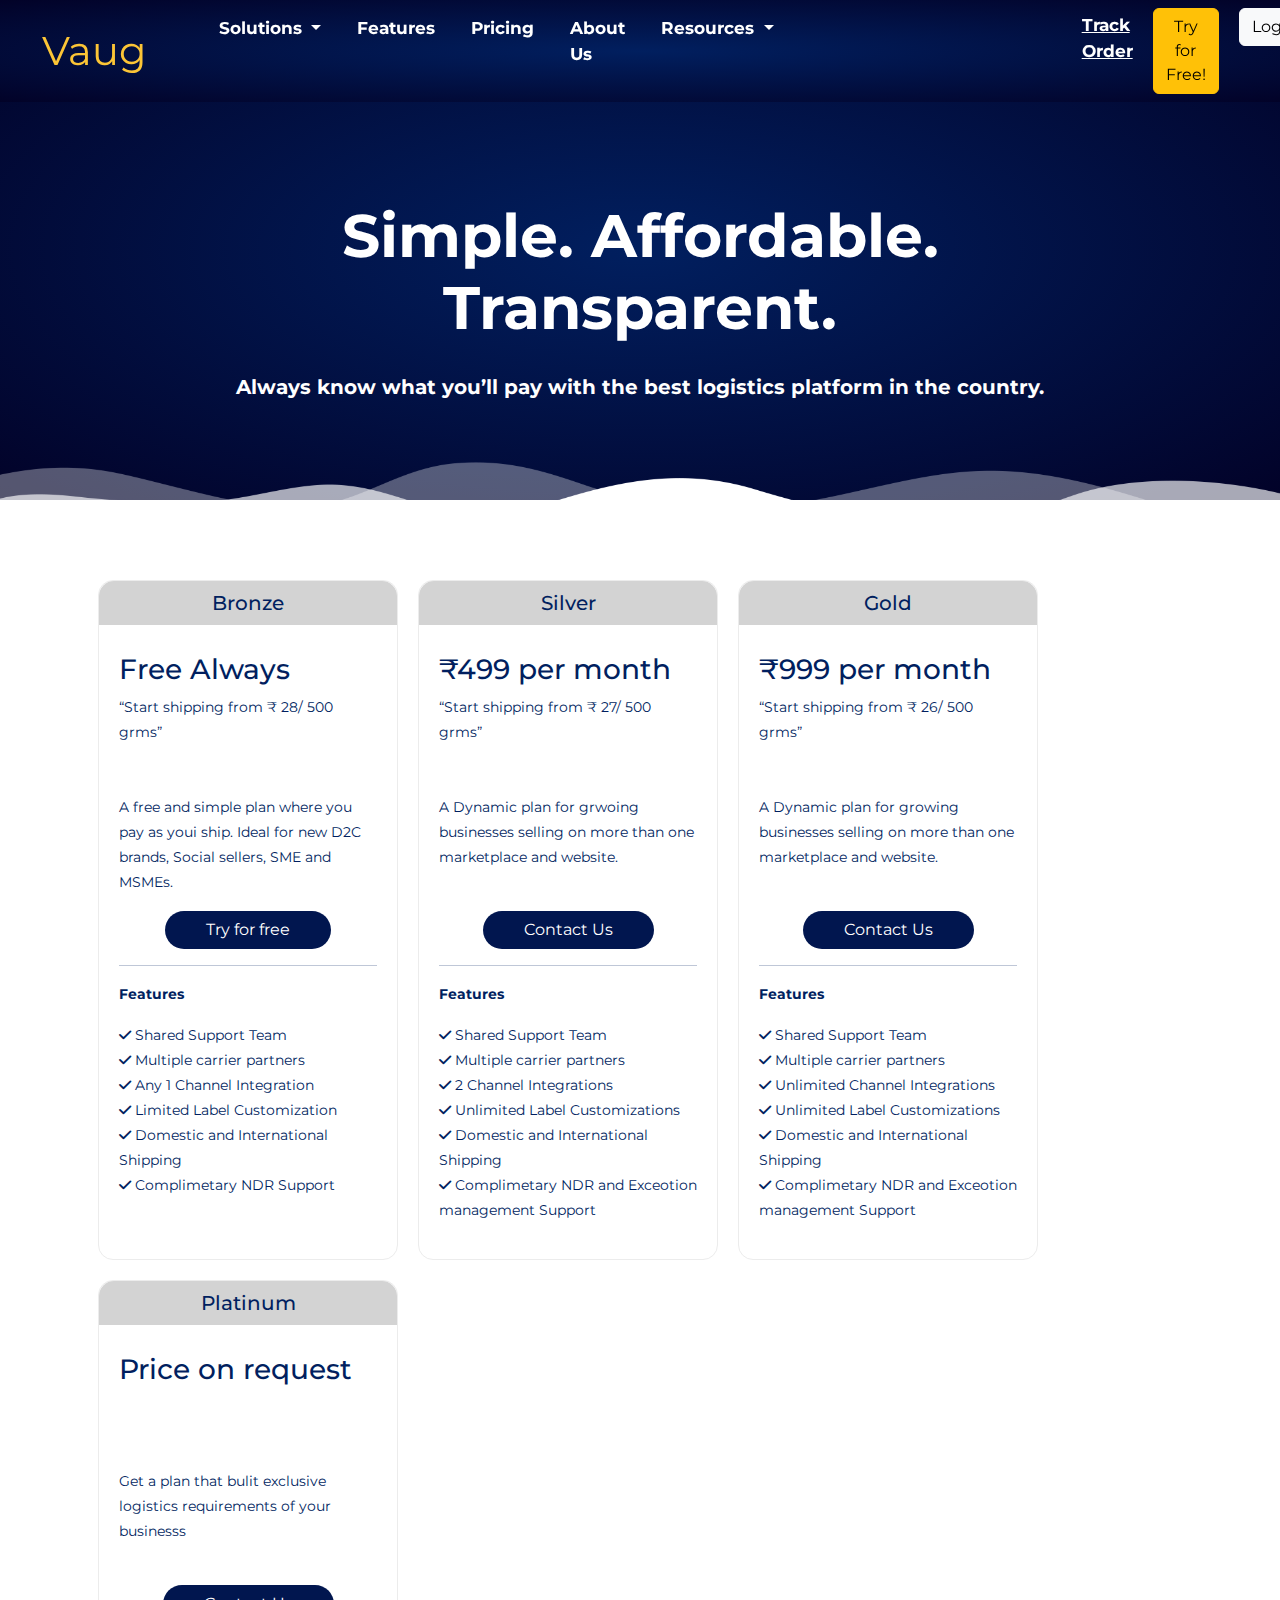
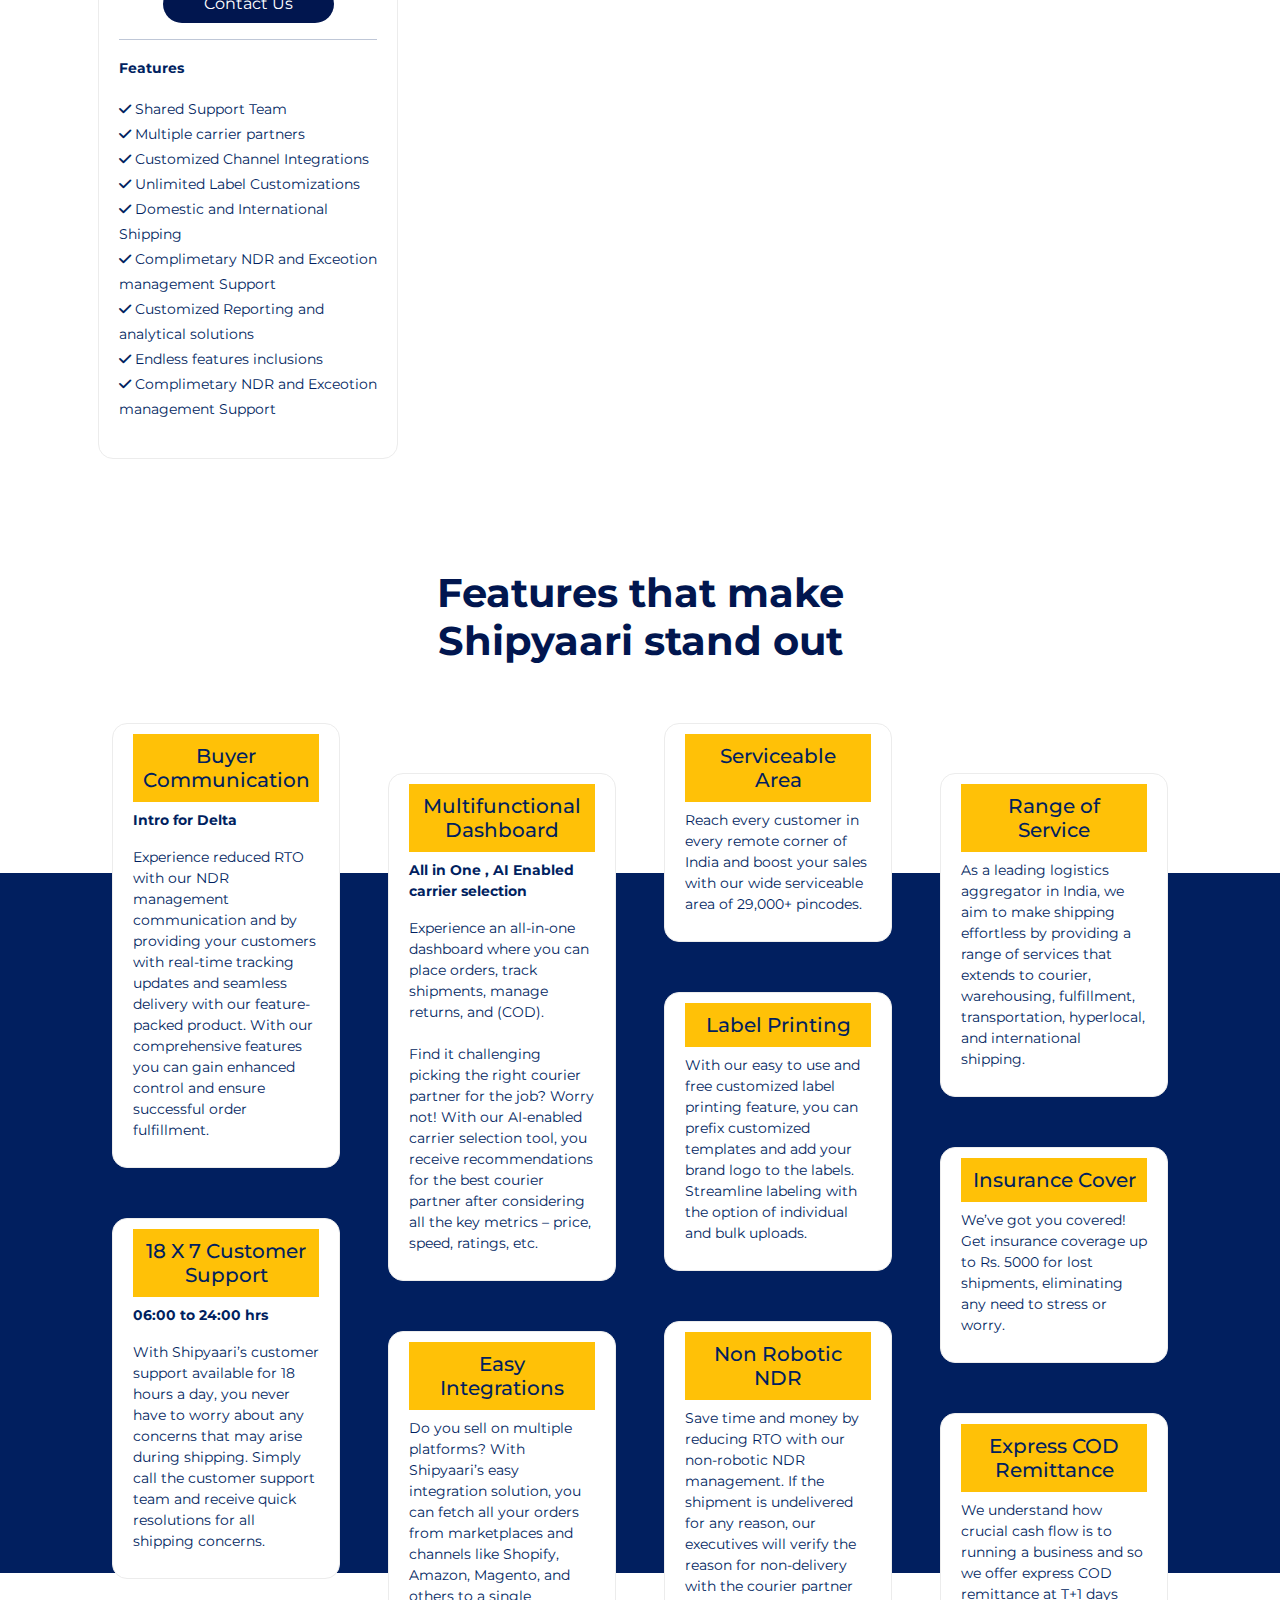
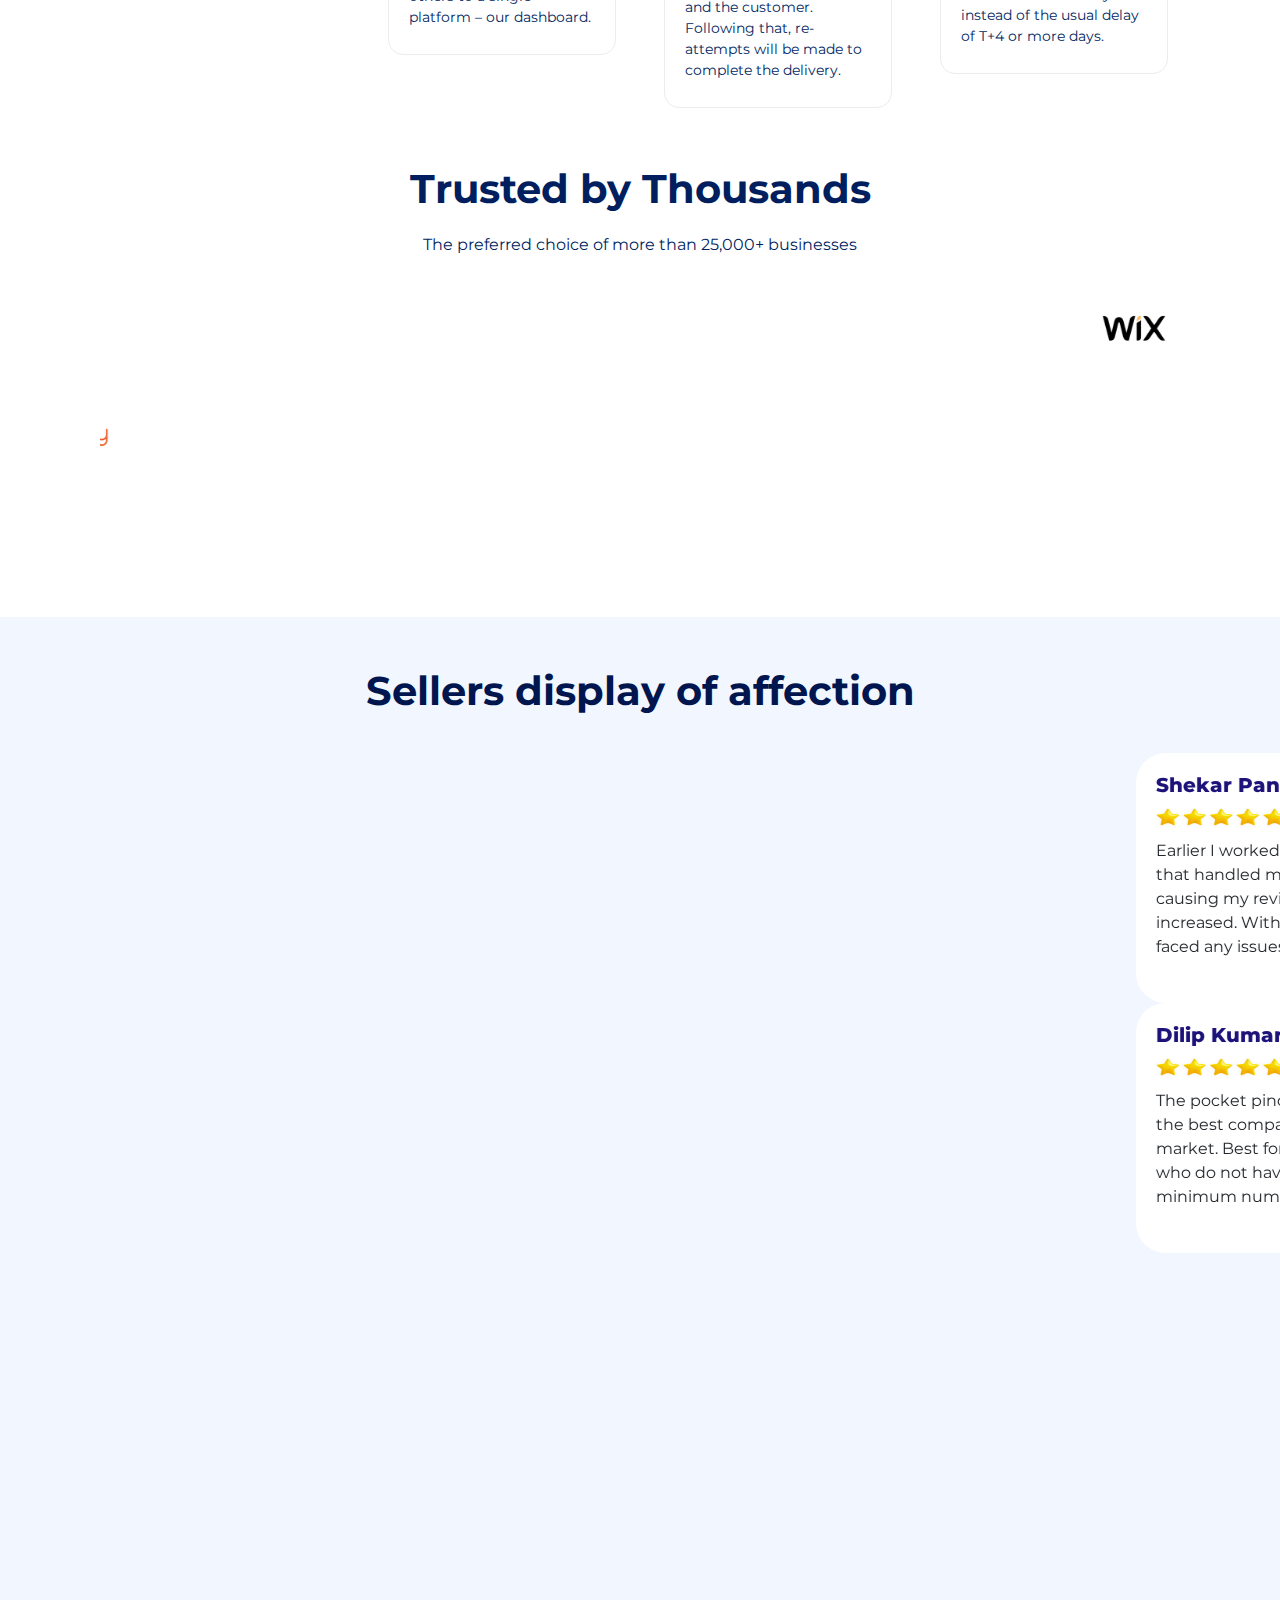
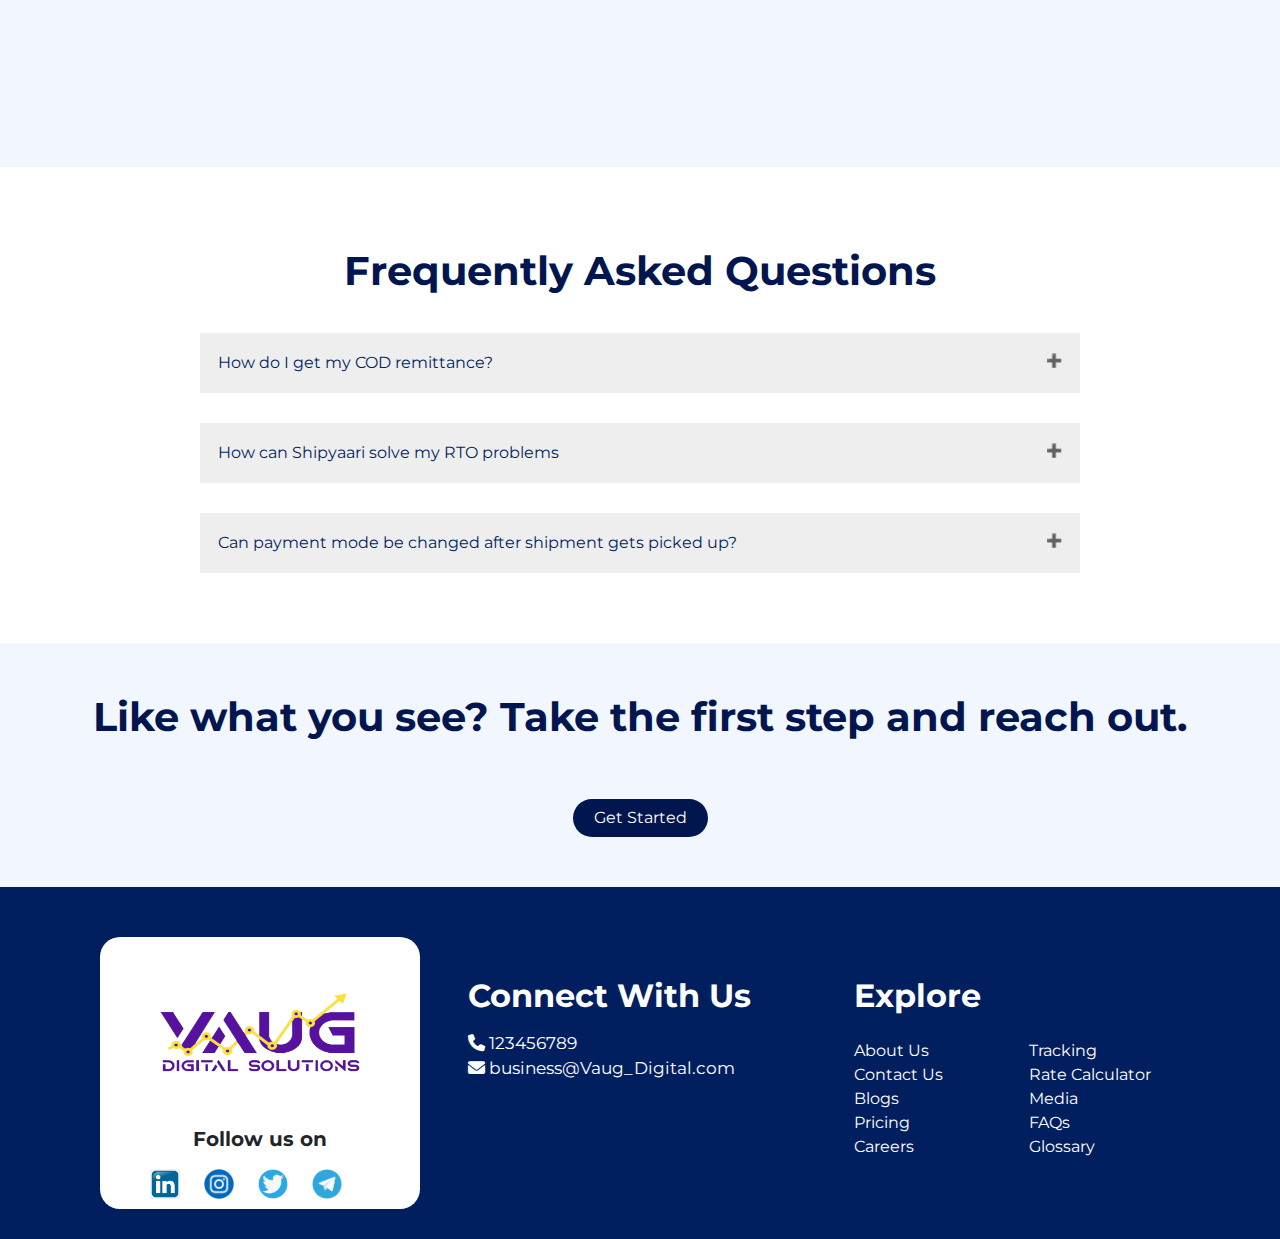
<file: pricing.html>
<!DOCTYPE html>
<html>
<head>
	<meta charset="utf-8">
	<meta name="viewport" content="width=device-width, initial-scale=1">
	<title>Pricing</title>
	<link rel="preconnect" href="https://fonts.googleapis.com">
	<link rel="preconnect" href="https://fonts.gstatic.com" crossorigin>
	<link rel="stylesheet" href="https://cdnjs.cloudflare.com/ajax/libs/font-awesome/6.3.0/css/all.min.css">
	<link rel="stylesheet" href="https://cdnjs.cloudflare.com/ajax/libs/font-awesome/5.15.3/css/all.min.css">
	<link href="https://fonts.googleapis.com/css2?family=Karla&family=Montserrat&display=swap" rel="stylesheet">
	<link href="https://cdn.jsdelivr.net/npm/bootstrap@5.3.0-alpha1/dist/css/bootstrap.min.css" rel="stylesheet">
	<link rel="stylesheet" type="text/css" href="styles.css">
	<link rel="stylesheet" type="text/css" href="pri.css">
	<link rel="stylesheet" type="text/css" href="services.css">

</head>
<body>

	<div class="navigation" >
    <nav class="navbar navbar-expand-lg fixed-top">
      <div class="container-fluid">
      	<a class="navbar-brand logo" href="#">Vaug </a>
        <!-- <img class="navbar-brand" src="images/logo.png"> -->
        <button class="navbar-toggler" type="button" data-bs-toggle="collapse" data-bs-target="#navbarSupportedContent" aria-controls="navbarSupportedContent" aria-expanded="false" aria-label="Toggle navigation">
          <span class="navbar-toggler-icon"></span>
        </button>
        <div class="collapse navbar-collapse" id="navbarSupportedContent">
          <ul class="navbar-nav me-auto mb-2 mb-lg-0">

          	<li class="nav-item dropdown">
	          <a class="nav-link dropdown-toggle" href="#" role="button" data-bs-toggle="dropdown" aria-expanded="false">
	            Solutions
	          </a>
	          <ul class="dropdown-menu">
	            <li><a class="dropdown-item" href="serv1.html">ECommerce Shipping</a></li>
	            <li><hr class="dropdown-divider"></li>
	            <li><a class="dropdown-item" href="serv2.html">International Shipping</a></li>
	            <li><hr class="dropdown-divider"></li>
	            <li><a class="dropdown-item" href="serv3.html">B2B and Bulk Shipping</a></li>
	            <li><hr class="dropdown-divider"></li>
	            <li><a class="dropdown-item" href="serv4.html">Hyperlocal</a></li>
	          </ul>
	      	</li>
       		<li class="nav-item">
	          <a class="nav-link" aria-current="page" href="feature.html">Features</a>
	        </li>
	        <li class="nav-item">
	          <a class="nav-link" href="pricing.html">Pricing</a>
	        </li>
	        <li class="nav-item">
	          <a class="nav-link" href="about.html">About Us</a>
	        </li>
	        <li class="nav-item dropdown">
	          <a class="nav-link dropdown-toggle" href="#" role="button" data-bs-toggle="dropdown" aria-expanded="false">
	            Resources
	          </a>
	          <ul class="dropdown-menu">
	            <li><a class="dropdown-item" href="blogs.html">Blogs</a></li>
	            <li><hr class="dropdown-divider"></li>
	            <li><a class="dropdown-item" href="media.html">Media Queries</a></li>
	            <li><hr class="dropdown-divider"></li>
	            <li><a class="dropdown-item" href="faq.html">FAQs</a></li>
	            <li><hr class="dropdown-divider"></li>
	            <li><a class="dropdown-item" href="glossary.html">Glossary</a></li>
	          </ul>
	      	</li>
	      	<li class="nav-but">
		        <a href="#" style="color:white; font-family: 'Karla', sans-serif; font-family: 'Montserrat', sans-serif;">Track Order</a>
		     </li> 
		     <li class="nav-but1">
		     	<button type="button" class="btn btn-warning">Try for Free!</button>
		     </li>
		     <li class="nav-but2">
				<button type="button" class="btn btn-light">Login</button>
		     </li>
		  	</ul>
		 </div>
      </div>
    </nav>
  </div>

  <div class="pri_main">
  	<h1> Simple. Affordable. Transparent.</h1>
  	<p >Always know what you’ll pay with the best logistics platform in the country.</p>
  	<div class="img-container">
	  	<img src="images/Wave.png" class="img-fluid" style="width:100%; margin-top: 20px; display: block;">
  	</div>
  </div>

  <div class="price_cards">

  	<div class=row>
  		<div class="col-md-3 col-sm-6 col-xs-12 bronze">
  			<h5 >Bronze</h5>
  			<div class="pri_content">
	  			<h3>Free Always</h3>
	  			<p>“Start shipping from ₹ 28/ 500 grms”<br><br><br>A free and simple plan where you pay as youi ship. Ideal for new D2C brands, Social sellers, SME and MSMEs.</p>
	  			<div class="text-center">
			  		<button type="button" class="btn" style="border-radius:30px; padding-left: 40px; padding-right: 40px;  background-color: #01164f; color:white">Try for free</button>
			 	</div>
			 	<hr>
			 	<p style="font-weight: bold;">Features</p>
			 	<ul style="list-style-type: none; padding:0px">
			 		<li><i class="fa-solid fa-check"></i> Shared Support Team</li>
			 		<li><i class="fa-solid fa-check"></i> Multiple carrier partners</li>
					<li><i class="fa-solid fa-check"></i> Any 1 Channel Integration</li>
					<li><i class="fa-solid fa-check"></i> Limited Label Customization</li>
					<li><i class="fa-solid fa-check"></i> Domestic and International Shipping</li>
					<li><i class="fa-solid fa-check"></i> Complimetary NDR Support</li>
			 	</ul>
		 	</div>	
  		</div>


  		<div class="col-md-3 col-sm-6 col-xs-12 bronze">
  			<h5>Silver</h5>
  			<div class="pri_content">
	  			<h3>₹499 per month</h3>
	  			<p>“Start shipping from ₹ 27/ 500 grms”<br><br><br>A Dynamic plan for grwoing businesses selling on more than one marketplace and website.<br><br></p>
	  			<div class="text-center">
			  		<button type="button" class="btn" style="border-radius:30px; padding-left: 40px; padding-right: 40px;  background-color: #01164f; color:white">Contact Us</button>
			 	</div>
			 	<hr>
			 	<p style="font-weight: bold;">Features</p>
			 	<ul style="list-style-type: none; padding:0px">
			 		<li><i class="fa-solid fa-check"></i> Shared Support Team</li>
			 		<li><i class="fa-solid fa-check"></i> Multiple carrier partners</li>
					<li><i class="fa-solid fa-check"></i> 2 Channel Integrations</li>
					<li><i class="fa-solid fa-check"></i> Unlimited Label Customizations</li>
					<li><i class="fa-solid fa-check"></i> Domestic and International Shipping</li>
					<li><i class="fa-solid fa-check"></i> Complimetary NDR and Exceotion management Support</li>
			 	</ul>
		 	</div>	
  		</div>

  		<div class="col-md-3 col-sm-6 col-xs-12 bronze">
  			<h5>Gold</h5>
  			<div class="pri_content">
	  			<h3>₹999 per month</h3>
	  			<p>“Start shipping from ₹ 26/ 500 grms”<br><br><br>A Dynamic plan for growing businesses selling on more than one marketplace and website.<br><br></p>
	  			<div class="text-center">
			  		<button type="button" class="btn" style="border-radius:30px; padding-left: 40px; padding-right: 40px;  background-color: #01164f; color:white">Contact Us</button>
			 	</div>
			 	<hr>
			 	<p style="font-weight: bold;">Features</p>
			 	<ul style="list-style-type: none; padding:0px">
			 		<li><i class="fa-solid fa-check"></i> Shared Support Team</li>
			 		<li><i class="fa-solid fa-check"></i> Multiple carrier partners</li>
					<li><i class="fa-solid fa-check"></i> Unlimited Channel Integrations</li>
					<li><i class="fa-solid fa-check"></i> Unlimited Label Customizations</li>
					<li><i class="fa-solid fa-check"></i> Domestic and International Shipping</li>
					<li><i class="fa-solid fa-check"></i> Complimetary NDR and Exceotion management Support</li>
			 	</ul>
		 	</div>	
  		</div>

  		<div class="col-md-3 col-sm-6 col-xs-12 bronze">
  			<h5>Platinum</h5>
  			<div class="pri_content">
	  			<h3>Price on request</h3>
	  			<p><br><br><br>Get a plan that bulit exclusive logistics requirements of your businesss<br><br></p>
	  			<div class="text-center">
			  		<button type="button" class="btn" style="border-radius:30px; padding-left: 40px; padding-right: 40px;  background-color: #01164f; color:white">Contact Us</button>
			 	</div>
			 	<hr>
			 	<p style="font-weight: bold;">Features</p>
			 	<ul style="list-style-type: none; padding:0px">
			 		<li><i class="fa-solid fa-check"></i> Shared Support Team</li>
			 		<li><i class="fa-solid fa-check"></i> Multiple carrier partners</li>
					<li><i class="fa-solid fa-check"></i> Customized Channel Integrations</li>
					<li><i class="fa-solid fa-check"></i> Unlimited Label Customizations</li>
					<li><i class="fa-solid fa-check"></i> Domestic and International Shipping</li>
					<li><i class="fa-solid fa-check"></i> Complimetary NDR and Exceotion management Support</li>
					<li><i class="fa-solid fa-check"></i> Customized Reporting and analytical solutions</li>
					<li><i class="fa-solid fa-check"></i> Endless features inclusions</li>
					<li><i class="fa-solid fa-check"></i> Complimetary NDR and Exceotion management Support</li>
			 	</ul>
		 	</div>	
  		</div>
  	</div>
  </div>

  <div>
  	<h1 style="color:#01164f; font-weight: bold; text-align: center; margin-left:300px; margin-right: 300px; margin-top:100px">Features that make<br>Shipyaari stand out</h1>
  </div>

  <div class="hello" style="position: relative;">
  	<div style="background-color: #011f5f;" class="back"></div>
  <div class="price_main">
  <div class="row">
  	<div class="col-md-3">
	  	<div class="container">
		  	<div class="feature_pri">
		  		<h5>Buyer Communication</h5>
		  		<p style="font-weight: bold;">Intro for Delta</p>
		  		<p>Experience reduced RTO with our NDR management communication and by providing your customers with real-time tracking updates and seamless delivery with our feature-packed product. With our comprehensive features you can gain enhanced control and ensure successful order fulfillment.</p> 		
		  	</div>
		  	<div class="feature_pri">
		  		<h5>18 X 7 Customer Support</h5>
		  		<p style="font-weight: bold;">06:00 to 24:00 hrs</p>
		  		<p>With Shipyaari’s customer support available for 18 hours a day, you never have to worry about any concerns that may arise during shipping. Simply call the customer support team and receive quick resolutions for all shipping concerns.</p>  		
		  	</div>
	  	</div>
	</div>

	<div class="col-md-3">
	  	<div class="container" style="padding-top: 50px;">
		  	<div class="feature_pri">
		  		<h5>Multifunctional Dashboard</h5>
		  		<p style="font-weight: bold;">All in One , AI Enabled carrier selection</p>
		  		<p>Experience an all-in-one dashboard where you can place orders, track shipments, manage returns, and (COD).<br><br>

				Find it challenging picking the right courier partner for the job? Worry not! With our AI-enabled carrier selection tool, you receive recommendations for the best courier partner after considering all the key metrics – price, speed, ratings, etc.</p> 		
		  	</div>
		  	<div class="feature_pri">
		  		<h5>Easy Integrations</h5>
		  		<p>Do you sell on multiple platforms? With Shipyaari’s easy integration solution, you can fetch all your orders from marketplaces and channels like Shopify, Amazon, Magento, and others to a single platform – our dashboard.</p>  		
		  	</div>
	  	</div>
	</div>

	<div class="col-md-3">
	  	<div class="container">
		  	<div class="feature_pri">
		  		<h5>Serviceable Area</h5>
		  		<p>Reach every customer in every remote corner of India and boost your sales with our wide serviceable area of 29,000+ pincodes.</p> 		
		  	</div>
		  	<div class="feature_pri">
		  		<h5>Label Printing</h5>
		  		<p>With our easy to use and free customized label printing feature, you can prefix customized templates and add your brand logo to the labels. Streamline labeling with the option of individual and bulk uploads.</p>  		
		  	</div>
		  	<div class="feature_pri">
		  		<h5>Non Robotic NDR</h5>
		  		<p>Save time and money by reducing RTO with our non-robotic NDR management. If the shipment is undelivered for any reason, our executives will verify the reason for non-delivery with the courier partner and the customer. Following that, re-attempts will be made to complete the delivery.</p>  		
		  	</div>
	  	</div>
	</div>

	<div class="col-md-3">
	  	<div class="container" style="padding-top: 50px;">
		  	<div class="feature_pri">
		  		<h5>Range of Service</h5>
		  		<p>As a leading logistics aggregator in India, we aim to make shipping effortless by providing a range of services that extends to courier, warehousing, fulfillment, transportation, hyperlocal, and international shipping.</p> 		
		  	</div>
		  	<div class="feature_pri">
		  		<h5>Insurance Cover</h5>
		  		<p>We’ve got you covered! Get insurance coverage up to Rs. 5000 for lost shipments, eliminating any need to stress or worry.</p>  		
		  	</div>
		  	<div class="feature_pri">
		  		<h5>Express COD Remittance</h5>
		  		<p>We understand how crucial cash flow is to running a business and so we offer express COD remittance at T+1 days instead of the usual delay of T+4 or more days.</p>  		
		  	</div>
	  	</div>
	</div>
</div>
</div>
</div>


<div  class="scroll" style="margin-top: 1100px;">

  	<h1 style="text-align:center; color:#011f5f; font-weight:bold;">Trusted by Thousands</h1>
	<p style="color: #011f5f; margin-top: 20px; text-align:center;">The preferred choice of more than 25,000+ businesses</p>

	<marquee direction="left" scrollamount="10" onmouseover="this.stop();" onmouseout="this.start();" style="margin-top: 30px; overflow: hidden; margin-left: 100px; margin-right:100px;">

		<img src="images/wix.png" style="margin-right: 80px;">	
		<img src="images/magento.png" style="margin-right: 80px;">	
		<img src="images/amazon.png" style="margin-right: 80px;">
		<img src="images/shop.png" style="margin-right: 80px;">	
		<img src="images/word.png" style="margin-right: 80px;">	
		<img src="images/tcs.png" style="margin-right: 80px;">
		<img src="images/infosys.png" style="margin-right: 80px;">
		<img src="images/xoxo.png" style="margin-right: 80px;">		

	</marquee>

	<marquee direction="right" scrollamount="10" onmouseover="this.stop();" onmouseout="this.start();" style="margin-top: 50px; overflow: hidden;margin-left: 100px; margin-right:100px;">

					<img src="images/wix.png" style="margin-right: 80px;">	
					<img src="images/magento.png" style="margin-right: 80px;">	
					<img src="images/amazon.png" style="margin-right: 80px;">
					<img src="images/shop.png" style="margin-right: 80px;">	
					<img src="images/word.png" style="margin-right: 80px;">	
					<img src="images/tcs.png" style="margin-right: 80px;">
					<img src="images/infosys.png" style="margin-right: 80px;">
					<img src="images/xoxo.png" style="margin-right: 80px;">			

	</marquee>
</div>

<div style="background-color:#f2f6ff; padding-top: 50px; padding-bottom: 50px; margin-top: 150px;">
	
	<h1 style="text-align:center; color:#01164f; font-weight:bold;">Sellers display of affection</h1>

	<marquee direction="left" scrollamount="15" onmouseover="this.stop();" onmouseout="this.start();" style="margin-top: 30px; overflow: hidden;" >

		<div class="row">
			<div class="col-md-3" style="margin-right: 30px;">
				<div style="background-color:white; padding:20px; border-radius:30px; width:400px; white-space: normal; height: 250px;">
					<h5 style="color:#1c1279; font-weight: 800;">Shekar Pandey</h5>
					<img id="stars" src="images\stars.jpg">
					<p style="padding-top:10px">Earlier I worked with a shipping company that handled my glass products casually causing my reviews to drop and complaints increased. With Vaug Digital, I have not faced any issues. Highly recommend it!</p>
				</div>
			</div>

			<div class="col-md-3" style="margin-right: 30px;">
				<div style="background-color:white; padding:20px; border-radius:30px; width:400px; white-space: normal; height: 250px;">
					<h5 style="color:#1c1279; font-weight: 800;">Ajay Shah</h5> 
					<img id="stars" src="images\stars.jpg">
					<p style="padding-top:10px">Shipyaar’s rates are reasonable and they deliver on time. Overall, excellent and reliable to work with. Saniya and Vishal sir have always come through for any problem and are ready to go above and beyond to deliver exceptional service.</p>
				</div>
			</div>

			<div class="col-md-3" style="margin-right: 30px;">
				<div style="background-color:white; padding:20px; border-radius:30px; width:400px; white-space: normal; height: 250px;">
					<h5 style="color:#1c1279; font-weight: 800;">Poonam Mehta</h5> 
					<img id="stars" src="images\stars.jpg">
					<p style="padding-top:10px">One of the best aggregators that I have been dealing with for almost a year now. What I find best about them is the pricing and back-end delivery support. No other aggregator offers support like them. Highly recommend Vaug Digital.</p>
				</div>
			</div>

			<div class="col-md-2" style="margin-right: 30px;">
				<div style="background-color:white; padding:20px; border-radius:30px; width:400px; white-space: normal; height: 250px;">
					<h5 style="color:#1c1279; font-weight: 800;">Dilip Kumar</h5>
					<img id="stars" src="images\stars.jpg">
					<p style="padding-top:10px">The pocket pinch offered by Vaug Digital is the best compared to other carriers in the market. Best for small businesses like mine who do not have to go through the minimum number of orders cap.</p>
				</div>
			</div>

		</div>

	</marquee>



	<marquee direction="right" scrollamount="15" onmouseover="this.stop();" onmouseout="this.start();" style="margin-top: 30px; overflow: hidden;" >

		<div class="row">
			<div class="col-md-3" style="margin-right: 30px;">
				<div style="background-color:white; padding:20px; border-radius:30px; width:400px; white-space: normal; height: 210px;">
					<p>Earlier, we worked with costly and time consuming carrier partners. Their delayed deliveries cost us our international business. Vaug Digital helped us to rebuild customer trust on an international level. Thank you Vaug Digital</p>
				</div>
			</div>

			<div class="col-md-3" style="margin-right: 30px;">
				<div style="background-color:white; padding:20px; border-radius:30px; width:400px; white-space: normal; height: 210px; ">
					<p >Have been using Vaug Digital services for 9 years now. Their team, especially Hemakshi and Dipali promptly resolved issues. Customer service is outstanding. It’s great to work with them. Thanks team Vaug Digital and best wishes!</p>
				</div>
			</div>

			<div class="col-md-3" style="margin-right: 30px;">
				<div style="background-color:white; padding:20px; border-radius:30px; width:400px; white-space: normal; height: 210px;">
					<p>Vaug Digital is the best shipping partner with lowest rates. Shipping with them has been a breeze and they are extremely reliablefor all my shipping needs. Thanks Vaug Digital.</p>
				</div>
			</div>

			<div class="col-md-2" style="margin-right: 30px;">
				<div style="background-color:white; padding:20px; border-radius:30px; width:400px; white-space: normal; height: 210px;">
					<p>Very very prompt service at all times. There are no hassles whether it may be deliveries, pickups, or any other issues that arrive. For me, it is way better than all the other shipping aggregators out there.</p>
				</div>
			</div>
		</div>
	</marquee>
</div>

<div class="faq">
		<h1 style="text-align:center; color:#01164f; font-weight:bold; margin-top: 80px;">Frequently Asked Questions</h1>
		<button class="accordion">How do I get my COD remittance?</button>
		<div class="panel">
		  <p>
			Shipyaari offers Express COD remittance plans, and you have option of choosing even D+1 cycle (i.e. in one day after the day payments are collected).<br>
			Other Standard offerings are D+3, D+7, D+10.<br>

			For further details you can reach out to our service desk anytime between 6 a.m. to 12 midnight for any queries over this.<br>
			Connect with us on business@shipyaari.com or +91 9136996666</p>
		</div>

		<button class="accordion">How can Shipyaari solve my RTO problems</button>
		<div class="panel">
		  <p>Shipyaari has a dedicated and resourceful NDR team, that comes into play. They closely monitor the issue that causes RTO, resolve them by coordinating with courier partner and consignee. This practice alone reduces RTO by 3-5%.</p>
		</div>

		<button class="accordion">Can payment mode be changed after shipment gets picked up?</button>
		<div class="panel">
			<p>
			Yes, Shipyaari provides an option to change payment mode after the shipment has been picked. You can change the payment mode from “COD” to “Prepaid”, and from “Prepaid” to “COD”.<br>

			Seller can either raise a ticket from the Shipyaari portal to request change of payment mode or they can write an e-mail to care@shipyaari.com where our experts will get in touch with you.</p>
		</div>
	</div>

	<div style="background-color: #f2f6ff ; margin-top: 70px; padding-bottom:50px;">

  		<h1 style="text-align:center; color:#01164f; font-weight:bold; padding-top: 50px;">Like what you see?
Take the first step and reach out.</h1>

  		<div class="text-center">
		  		<button type="button" class="btn" style="border-radius:30px; padding-left: 20px; padding-right: 20px; margin-top: 50px; background-color: #01164f; color:white">Get Started</button>
		  	</div>

  	</div>

	<div class="footer">

	 		<div class="row">
	 				<div class="col-4">
	 					<div class="foot_box">
						  <img src="images/logo.png" alt="Card image cap" class="vauglogo">
						  <h5 style="text-align: center; font-weight: bold; margin-top: 10px;">Follow us on</h5>
						  <div id="links" style="padding-top:10px">
						    <a href="#" class="soc_media"><img src="images/link.png" ></a>
    						<a href="#" class="soc_media"><img src="images/insta.png"></a>
    						<a href="#" class="soc_media"><img src="images/twitter.png"></a>
    						<a href="#" class="soc_media"><img src="images/tele.png"></a>
    					</div>
						</div>
	 				</div>
	 				<div class="col-4" style="color: white; padding-top:40px">

	 					<h2 style="font-weight:bold; text-transform: capitalize;">Connect with us</h2>			
  					<p style="font-size: 17px; margin-top: 15px;"><i class="fa-solid fa-phone"></i> 123456789<br>
  					<i class="fa-solid fa-envelope"></i> business@Vaug_Digital.com</p>
	 					
	 				</div>
	 				<div class="col-4" style="color:white; padding-top:40px; padding-left:30px">

	 					<h2 style="font-weight:bold; text-transform: capitalize;">Explore</h2>

	 					<div class="row">
	 						<div class="col-6">
		 						<ul style="list-style-type: none; padding:0px; margin-top: 15px;" class="foot_links">
			  					<li><a href="#">About Us</a>
			  					<li><a href="#">Contact Us</a>
									<li><a href="#">Blogs</a>
									<li><a href="#">Pricing</a>
									<li><a href="#">Careers</a>
	  						</ul> 
	 						</div>

	 						<div class="col-6">
		 						<ul style="list-style-type: none; padding:0px; margin-top: 15px;" class="foot_links">
			  					<li><a href="#">Tracking</a>
			  					<li><a href="#">Rate Calculator</a>
									<li><a href="#">Media</a>
									<li><a href="#">FAQs</a>
									<li><a href="#">Glossary</a>
	  						</ul> 
	 						</div>
	 					</div>

	 					
	 					
	 				</div>
	 		</div>
	 </div>
  	

	<script>
		var acc = document.getElementsByClassName("accordion");
		var i;

		for (i = 0; i < acc.length; i++) {
		  acc[i].addEventListener("click", function() {
		    this.classList.toggle("active");
		    var panel = this.nextElementSibling;
		    if (panel.style.maxHeight) {
		      panel.style.maxHeight = null;
		    } else {
		      panel.style.maxHeight = panel.scrollHeight + "px";
		    }
		  });
	}
</script>
	

	 <script src="https://code.jquery.com/jquery-3.5.1.slim.min.js"></script>
	 <script src="https://cdn.jsdelivr.net/npm/@popperjs/core@2.11.6/dist/umd/popper.min.js"></script>
	 <script src="https://cdn.jsdelivr.net/npm/bootstrap@5.3.0-alpha1/dist/js/bootstrap.min.js"></script>





</body>
</html>
</file>
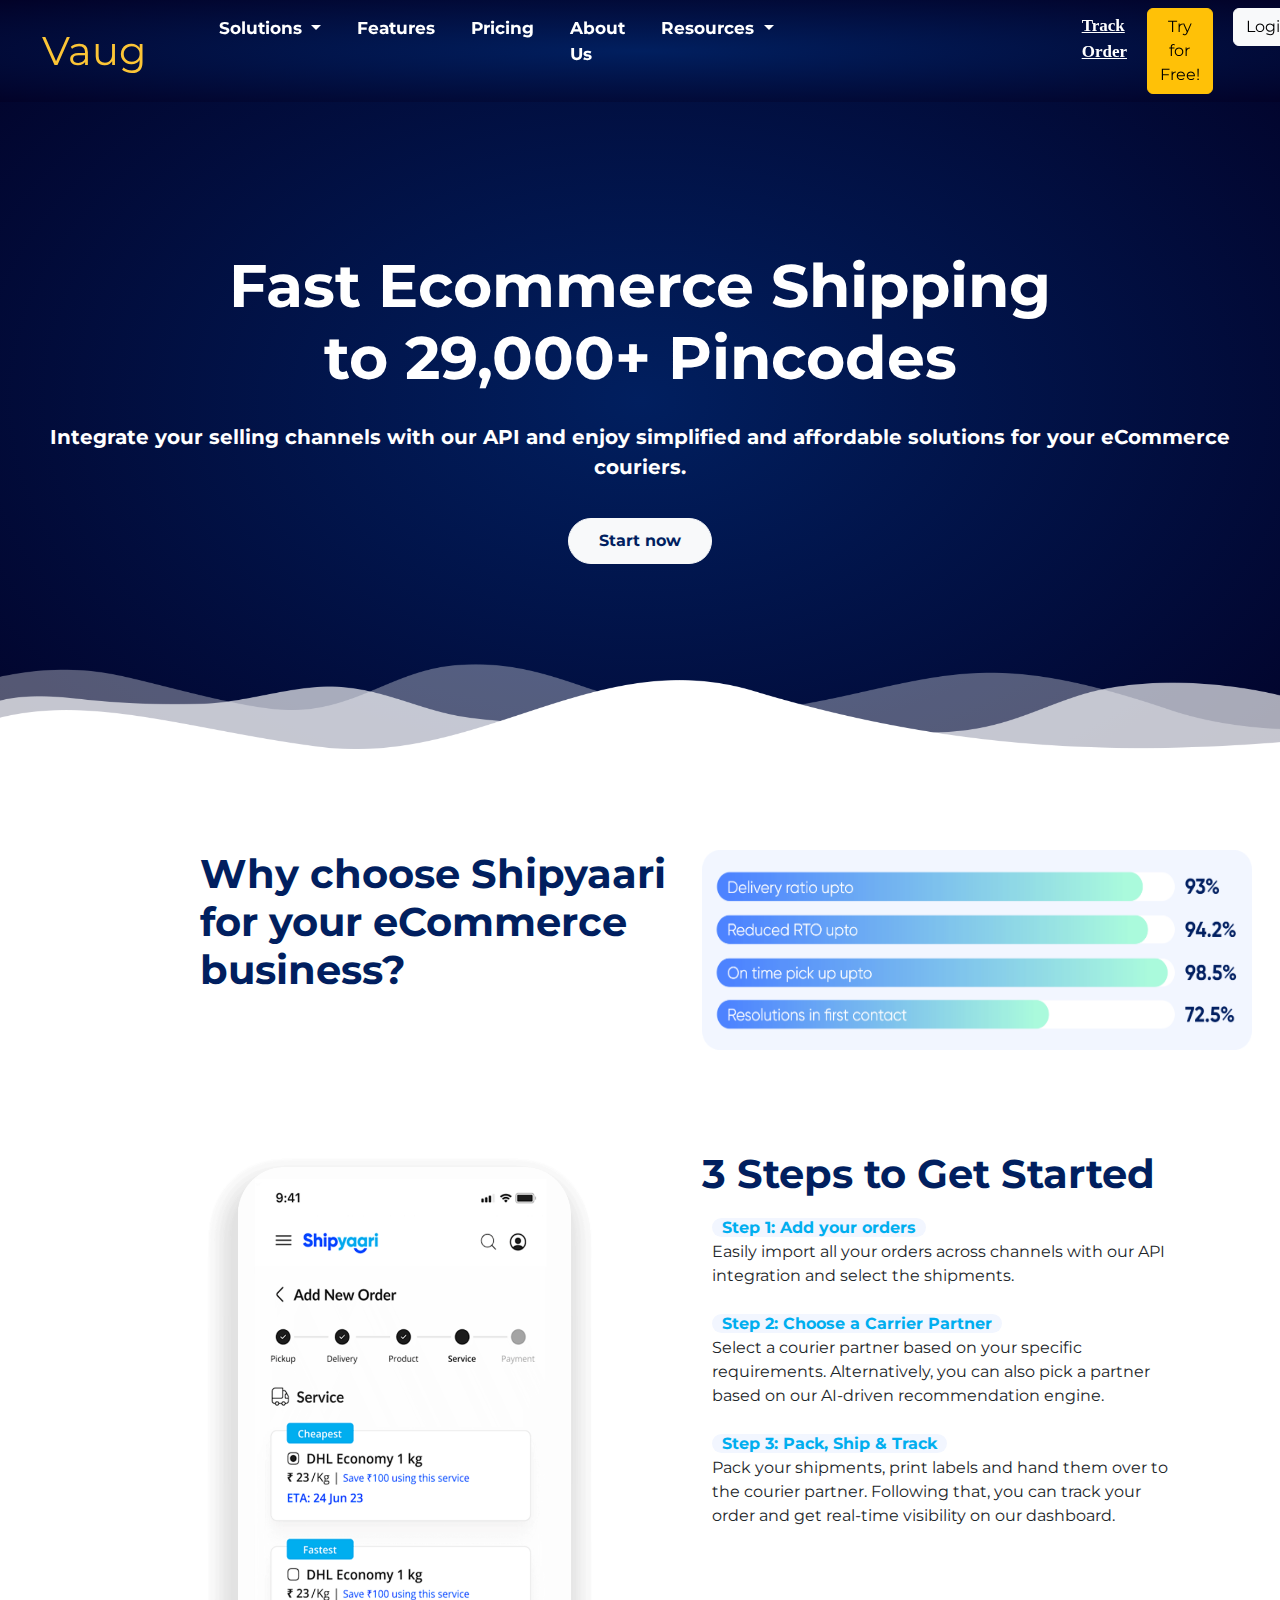
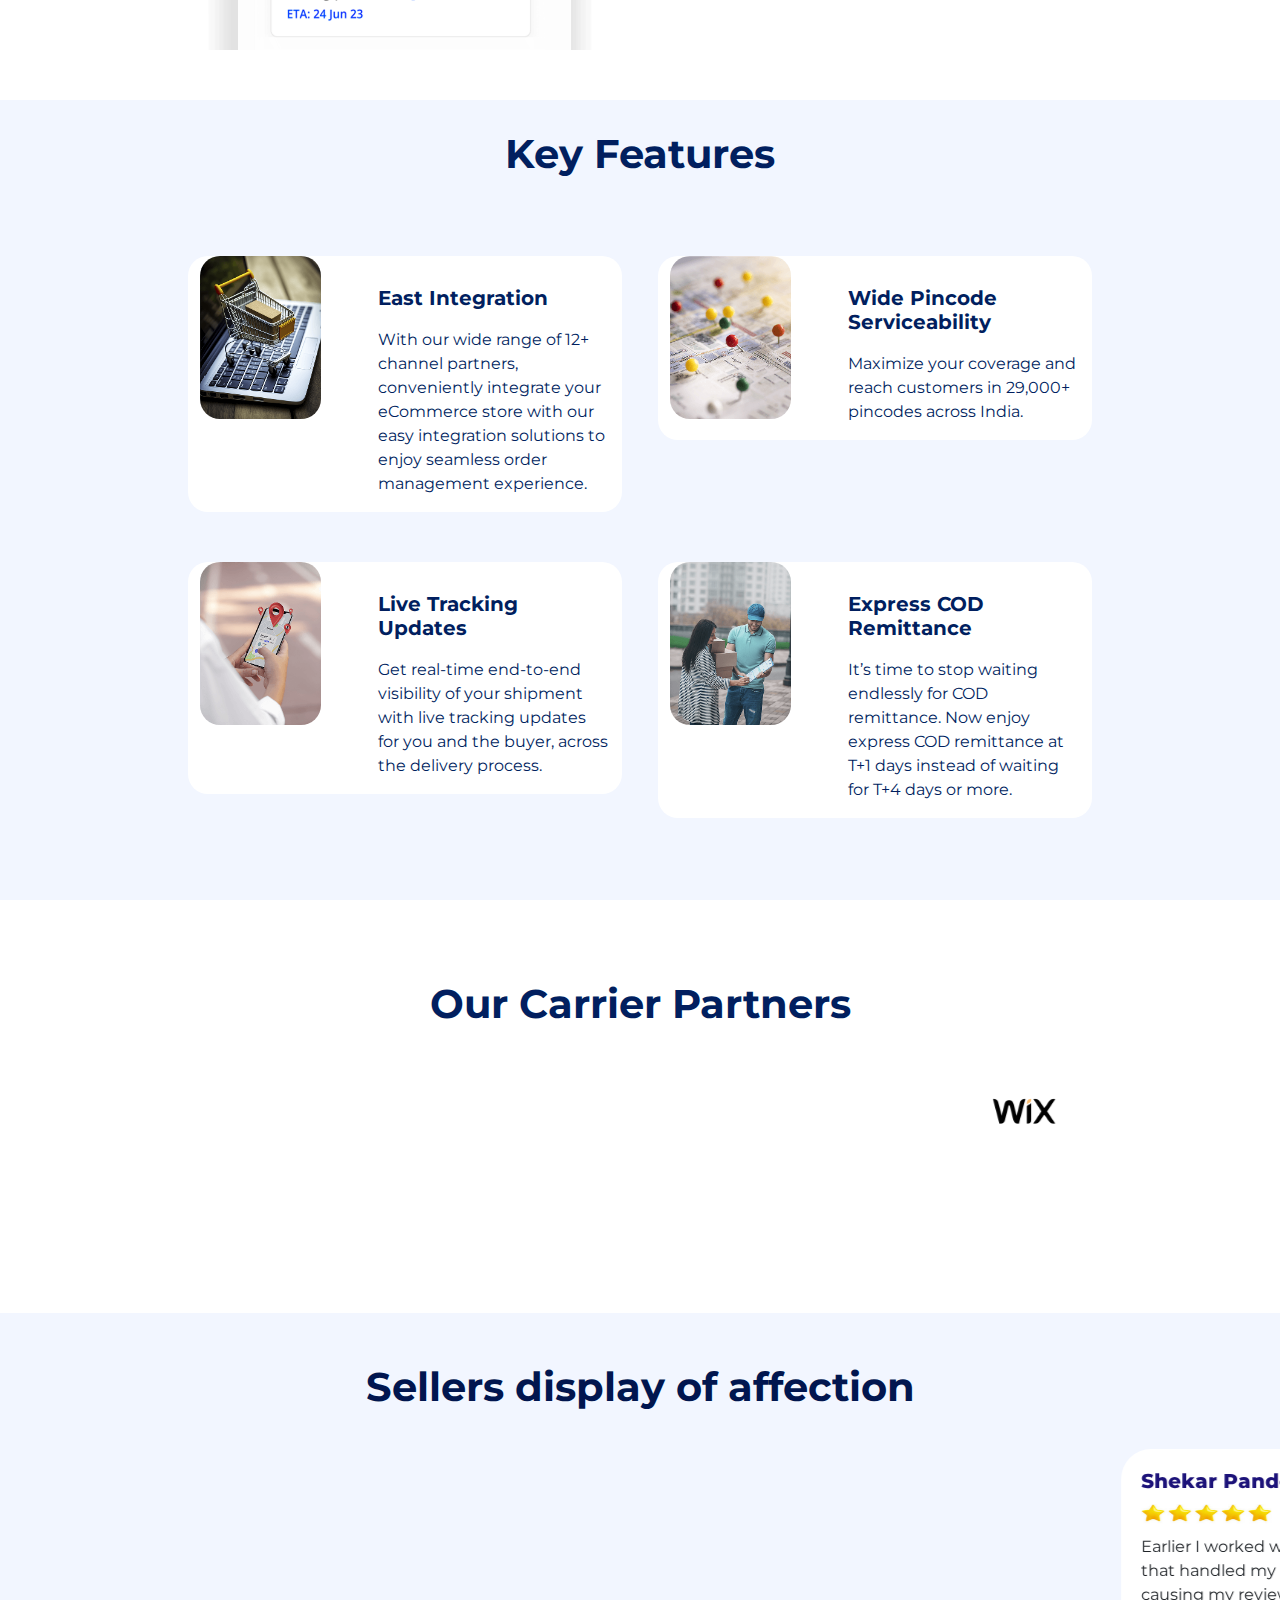
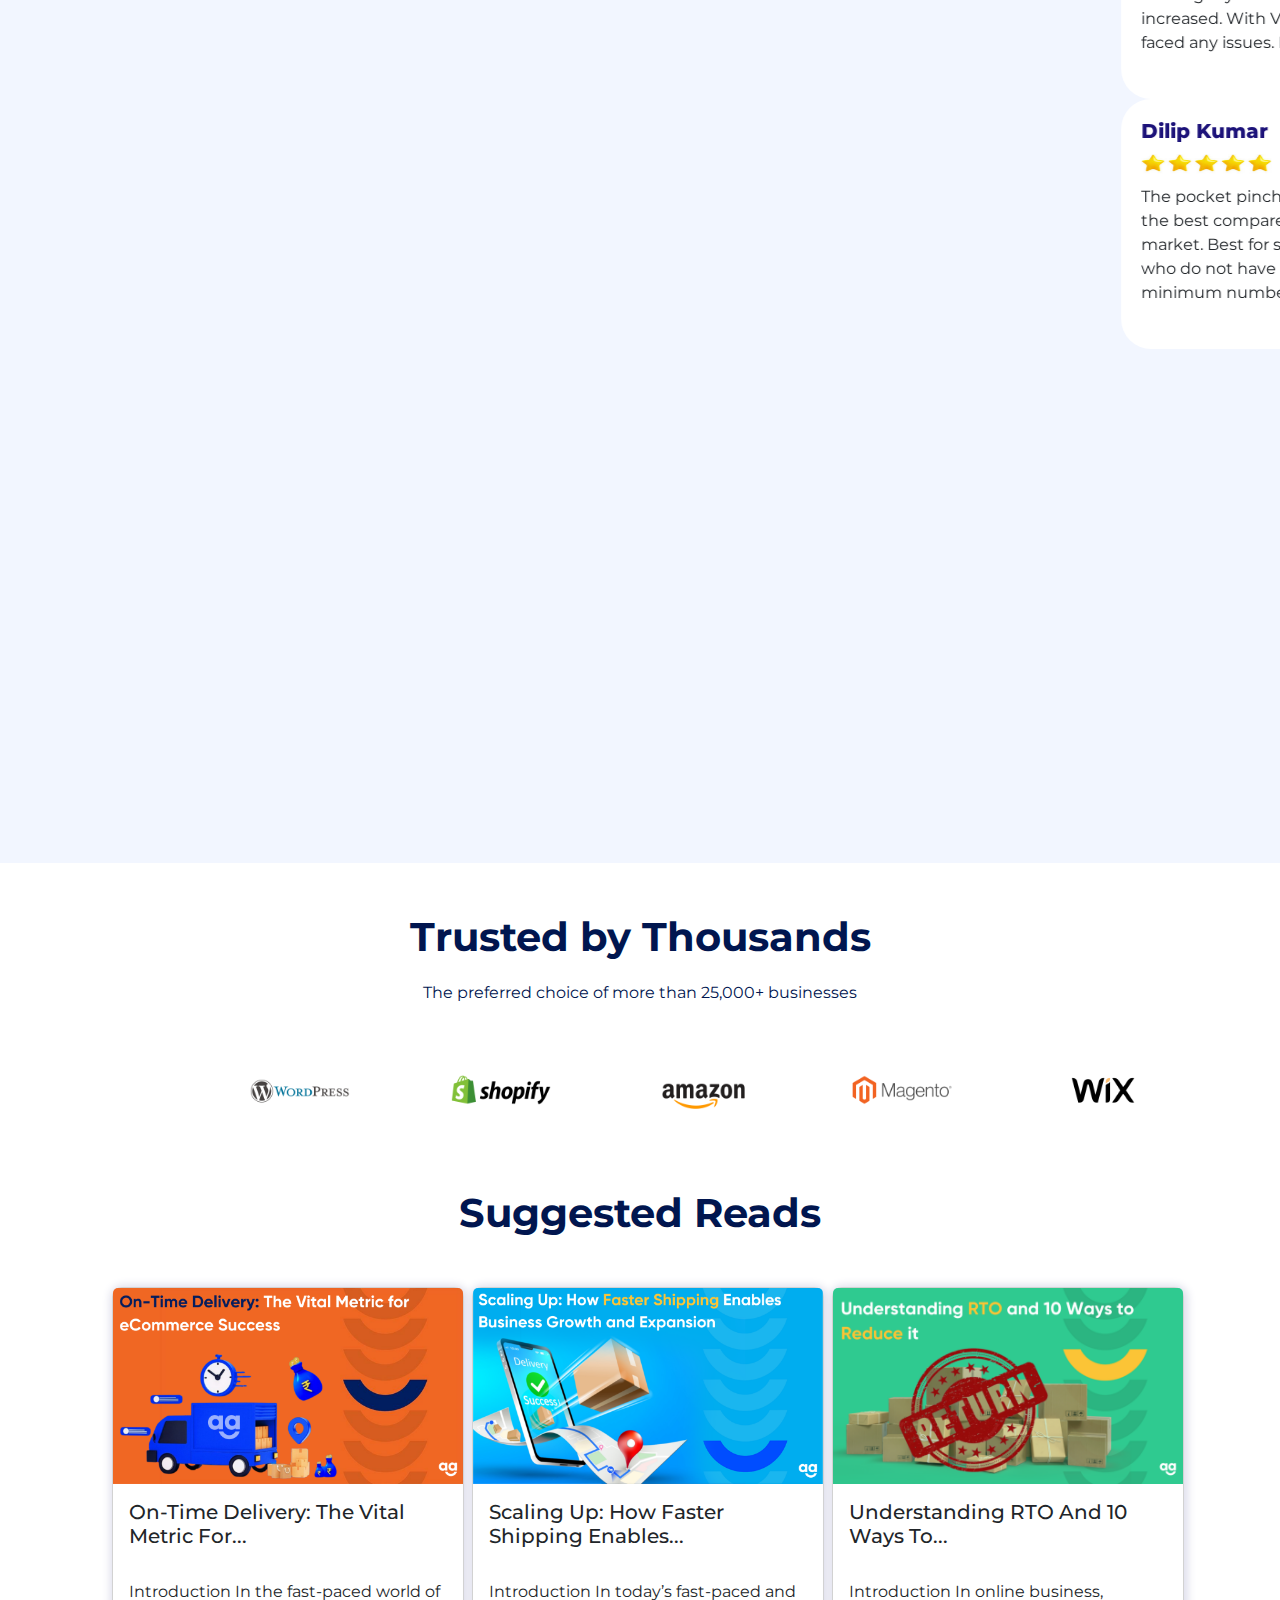
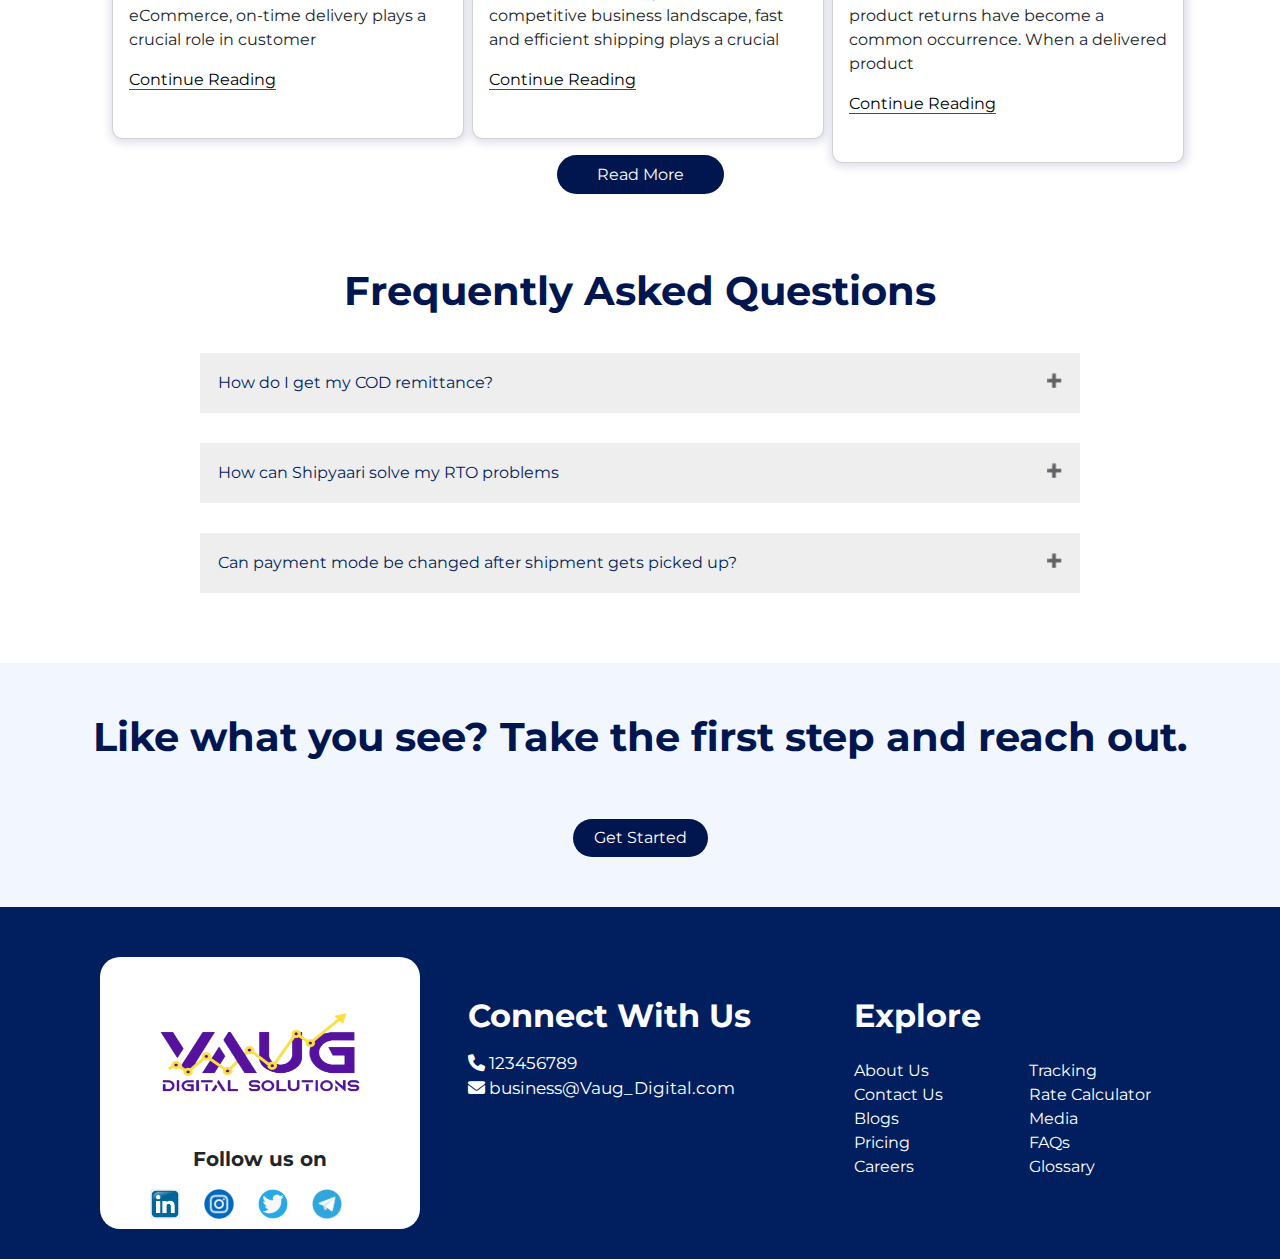
<file: serv1.html>
<!DOCTYPE html>
<html>
<head>
	<meta charset="utf-8">
	<meta name="viewport" content="width=device-width, initial-scale=1">
	<title>Web Development</title>
	<link rel="preconnect" href="https://fonts.googleapis.com">
	<link rel="preconnect" href="https://fonts.gstatic.com" crossorigin>
	<link rel="stylesheet" href="https://cdnjs.cloudflare.com/ajax/libs/font-awesome/6.3.0/css/all.min.css">
	<link href="https://fonts.googleapis.com/css2?family=Karla&family=Montserrat&display=swap" rel="stylesheet">
	<script src="https://code.jquery.com/jquery-3.6.0.min.js"></script>
	<link href="https://cdn.jsdelivr.net/npm/bootstrap@5.3.0-alpha1/dist/css/bootstrap.min.css" rel="stylesheet">
	<link rel="stylesheet" type="text/css" href="styles.css">
	<link rel="stylesheet" type="text/css" href="services.css">
</head>
<body>

	<div class="navigation" >
    <nav class="navbar navbar-expand-lg fixed-top">
      <div class="container-fluid">
      	<a class="navbar-brand logo" href="#">Vaug</a>
        <!-- <img class="navbar-brand" src="images/logo.png"> -->
        <button class="navbar-toggler" type="button" data-bs-toggle="collapse" data-bs-target="#navbarSupportedContent" aria-controls="navbarSupportedContent" aria-expanded="false" aria-label="Toggle navigation">
          <span class="navbar-toggler-icon"></span>
        </button>
        <div class="collapse navbar-collapse" id="navbarSupportedContent">
          <ul class="navbar-nav me-auto mb-2 mb-lg-0">

          	<li class="nav-item dropdown">
	          <a class="nav-link dropdown-toggle" href="#" role="button" data-bs-toggle="dropdown" aria-expanded="false">
	            Solutions
	          </a>
	          <ul class="dropdown-menu">
	            <li><a class="dropdown-item" href="serv1.html">ECommerce Shipping</a></li>
	            <li><hr class="dropdown-divider"></li>
	            <li><a class="dropdown-item" href="serv2.html">International Shipping</a></li>
	            <li><hr class="dropdown-divider"></li>
	            <li><a class="dropdown-item" href="serv3.html">B2B and Bulk Shipping</a></li>
	            <li><hr class="dropdown-divider"></li>
	            <li><a class="dropdown-item" href="serv4.html">Hyperlocal</a></li>
	          </ul>
	      	</li>
       		<li class="nav-item">
	          <a class="nav-link" aria-current="page" href="feature.html">Features</a>
	        </li>
	        <li class="nav-item">
	          <a class="nav-link" href="pricing.html">Pricing</a>
	        </li>
	        <li class="nav-item">
	          <a class="nav-link" href="about.html">About Us</a>
	        </li>
	        <li class="nav-item dropdown">
	          <a class="nav-link dropdown-toggle" href="#" role="button" data-bs-toggle="dropdown" aria-expanded="false">
	            Resources
	          </a>
	          <ul class="dropdown-menu">
	            <li><a class="dropdown-item" href="blogs.html">Blogs</a></li>
	            <li><hr class="dropdown-divider"></li>
	            <li><a class="dropdown-item" href="media.html">Media Queries</a></li>
	            <li><hr class="dropdown-divider"></li>
	            <li><a class="dropdown-item" href="faq.html">FAQs</a></li>
	            <li><hr class="dropdown-divider"></li>
	            <li><a class="dropdown-item" href="glossary.html">Glossary</a></li>
	          </ul>
	      	</li>
	      	<li class="nav-but">
		        <a href="#" style="color:white;">Track Order</a>
		     </li> 
		     <li class="nav-but1">
		     	<button type="button" class="btn btn-warning">Try for Free!</button>
		     </li>
		     <li class="nav-but2">
				<button type="button" class="btn btn-light">Login</button>
		     </li>
		  	</ul>
		 </div>
      </div>
    </nav>
  </div>

  <div class="content_ab">
  	<h1> Fast Ecommerce Shipping to 29,000+ Pincodes</h1>
  	<p >Integrate your selling channels with our API and enjoy simplified and affordable solutions for your eCommerce couriers.</p>
  	<div class="text-center">
  		<button type="button" class="btn btn-light">Start now</button>
  	</div>
  	<div class="img-container">
	  	<img src="images/Wave.png" class="img-fluid" style="width:100%; margin-top: 100px; display: block;">
  	</div>
  </div>

  <div class="con">
  	<div class="row">
  		<div class="col-6">
  			<h1>Why choose Shipyaari for your eCommerce business?</h1>
  		</div>
  		<div class="col-6">
  			<img src="images/stats.png" alt="Stats" class="st">
  		</div>
  	</div>
  	<div class="row" style="padding-top: 100px;">
  		<div class="col-6">
  			<img src="images/mob.png" class="mob">
  		</div>
  		<div class="col-6" >
  			<h1>3 Steps to Get Started<br></h1>
  			<p class="para1"><span class="he">Step 1: Add your orders</span><br>
			Easily import all your orders across channels with our API integration and select the shipments.<br><br>
			<span class="he">Step 2: Choose a Carrier Partner</span><br>
			Select a courier partner based on your specific requirements. Alternatively, you can also pick a partner based on our AI-driven recommendation engine.<br><br>
			<span class="he">Step 3: Pack, Ship & Track</span><br>
			Pack your shipments, print labels and hand them over to the courier partner. Following that, you can track your order and get real-time visibility on our dashboard.</p>
  		</div>
  	</div>
  </div>

  <div class="features">
  	<h1>Key Features</h1>
  	<div class="row" style="padding: 40px 200px 10px 200px;">
  		<div class="col-6" style="padding-right:30px">
  			<div class="row" style="background-color: white;/* white-space: normal;*/ border-radius: 20px; color:#011f5f">
  				<div class="col-4">
  					<img src="images/integrate.png">
  				</div>
  				<div class="col-8" style="padding-left: 45px; color:#011f5f">
  					<h5>East Integration</h5>
  					<p>With our wide range of 12+ channel partners, conveniently integrate your eCommerce store with our easy integration solutions to enjoy seamless order management experience.</p>
  				</div>
  			</div>
  		</div>
  		<div class="col-6" style="padding-left:30px">
  			<div class="row" style="background-color: white;/* white-space: normal;*/ border-radius: 20px; color:#011f5f">
  				<div class="col-4">
  					<img src="images/pincode.png">
  				</div>
  				<div class="col-8" style="padding-left: 45px; color:#011f5f">
  					<h5>Wide Pincode Serviceability</h5>
  					<p>Maximize your coverage and reach customers in 29,000+ pincodes across India.</p>
  				</div>
  			</div>
  		</div>
  	</div>

  	<div class="row" style="padding: 40px 200px 10px 200px;">
  		<div class="col-6" style="padding-right:30px">
  			<div class="row" style="background-color: white;border-radius: 20px; color:#011f5f;">
  				<div class="col-4" >
  					<img src="images/live.png">
  				</div>
  				<div class="col-8" style="padding-left: 45px; color:#011f5f">
  					<h5>Live Tracking Updates</h5>
  					<p>Get real-time end-to-end visibility of your shipment with live tracking updates for you and the buyer, across the delivery process.</p>
  				</div>
  			</div>
  		</div>
  		<div class="col-6" style="padding-left:30px">
  			<div class="row" style="background-color: white;/* white-space: normal;*/ border-radius: 20px; color:#011f5f">
  				<div class="col-4">
  					<img src="images/cod.png">
  				</div>
  				<div class="col-8" style="padding-left: 45px; color:#011f5f">
  					<h5>Express COD Remittance</h5>
  					<p>It’s time to stop waiting endlessly for COD remittance. Now enjoy express COD remittance at T+1 days instead of waiting for T+4 days or more.</p>
  				</div>
  			</div>
  		</div>
  	</div>

  	<div class="wavy">
	  	<img src="images/Wave.png" class="img-fluid" style="width:100%; padding-top: 80px; display: block;">
  </div>
  </div>

   <div  class="scroll" style="margin-top:80px;">

  	<h1 style="text-align:center; color:#011f5f; font-weight:bold;">Our Carrier Partners</h1>

	<marquee direction="left" scrollamount="10" onmouseover="this.stop();" onmouseout="this.start();" style=" overflow: hidden; margin: 50px 200px 20px 200px;">

		<img src="images/wix.png" style="margin-right: 80px;">	
		<img src="images/magento.png" style="margin-right: 80px;">	
		<img src="images/amazon.png" style="margin-right: 80px;">
		<img src="images/shop.png" style="margin-right: 80px;">	
		<img src="images/word.png" style="margin-right: 80px;">	
		<img src="images/tcs.png" style="margin-right: 80px;">
		<img src="images/infosys.png" style="margin-right: 80px;">
		<img src="images/xoxo.png" style="margin-right: 80px;">		

	</marquee>
</div>

<div style="background-color:#f2f6ff; padding-top: 50px; padding-bottom: 50px; margin-top: 150px;">
	
	<h1 style="text-align:center; color:#01164f; font-weight:bold;">Sellers display of affection</h1>

	<marquee direction="left" scrollamount="15" onmouseover="this.stop();" onmouseout="this.start();" style="margin-top: 30px; overflow: hidden;" >

		<div class="row">
			<div class="col-md-3" style="margin-right: 30px;">
				<div style="background-color:white; padding:20px; border-radius:30px; width:400px; white-space: normal; height: 250px;">
					<h5 style="color:#1c1279; font-weight: 800;">Shekar Pandey</h5>
					<img id="stars" src="images\stars.jpg">
					<p style="padding-top:10px">Earlier I worked with a shipping company that handled my glass products casually causing my reviews to drop and complaints increased. With Vaug Digital, I have not faced any issues. Highly recommend it!</p>
				</div>
			</div>

			<div class="col-md-3" style="margin-right: 30px;">
				<div style="background-color:white; padding:20px; border-radius:30px; width:400px; white-space: normal; height: 250px;">
					<h5 style="color:#1c1279; font-weight: 800;">Ajay Shah</h5> 
					<img id="stars" src="images\stars.jpg">
					<p style="padding-top:10px">Shipyaar’s rates are reasonable and they deliver on time. Overall, excellent and reliable to work with. Saniya and Vishal sir have always come through for any problem and are ready to go above and beyond to deliver exceptional service.</p>
				</div>
			</div>

			<div class="col-md-3" style="margin-right: 30px;">
				<div style="background-color:white; padding:20px; border-radius:30px; width:400px; white-space: normal; height: 250px;">
					<h5 style="color:#1c1279; font-weight: 800;">Poonam Mehta</h5> 
					<img id="stars" src="images\stars.jpg">
					<p style="padding-top:10px">One of the best aggregators that I have been dealing with for almost a year now. What I find best about them is the pricing and back-end delivery support. No other aggregator offers support like them. Highly recommend Vaug Digital.</p>
				</div>
			</div>

			<div class="col-md-2" style="margin-right: 30px;">
				<div style="background-color:white; padding:20px; border-radius:30px; width:400px; white-space: normal; height: 250px;">
					<h5 style="color:#1c1279; font-weight: 800;">Dilip Kumar</h5>
					<img id="stars" src="images\stars.jpg">
					<p style="padding-top:10px">The pocket pinch offered by Vaug Digital is the best compared to other carriers in the market. Best for small businesses like mine who do not have to go through the minimum number of orders cap.</p>
				</div>
			</div>

		</div>

	</marquee>



	<marquee direction="right" scrollamount="15" onmouseover="this.stop();" onmouseout="this.start();" style="margin-top: 30px; overflow: hidden;" >

		<div class="row">
			<div class="col-md-3" style="margin-right: 30px;">
				<div style="background-color:white; padding:20px; border-radius:30px; width:400px; white-space: normal; height: 210px;">
					<p>Earlier, we worked with costly and time consuming carrier partners. Their delayed deliveries cost us our international business. Vaug Digital helped us to rebuild customer trust on an international level. Thank you Vaug Digital</p>
				</div>
			</div>

			<div class="col-md-3" style="margin-right: 30px;">
				<div style="background-color:white; padding:20px; border-radius:30px; width:400px; white-space: normal; height: 210px; ">
					<p >Have been using Vaug Digital services for 9 years now. Their team, especially Hemakshi and Dipali promptly resolved issues. Customer service is outstanding. It’s great to work with them. Thanks team Vaug Digital and best wishes!</p>
				</div>
			</div>

			<div class="col-md-3" style="margin-right: 30px;">
				<div style="background-color:white; padding:20px; border-radius:30px; width:400px; white-space: normal; height: 210px;">
					<p>Vaug Digital is the best shipping partner with lowest rates. Shipping with them has been a breeze and they are extremely reliablefor all my shipping needs. Thanks Vaug Digital.</p>
				</div>
			</div>

			<div class="col-md-2" style="margin-right: 30px;">
				<div style="background-color:white; padding:20px; border-radius:30px; width:400px; white-space: normal; height: 210px;">
					<p>Very very prompt service at all times. There are no hassles whether it may be deliveries, pickups, or any other issues that arrive. For me, it is way better than all the other shipping aggregators out there.</p>
				</div>
			</div>
		</div>
	</marquee>
</div>




<div style="margin-top:50px;">

	<h1 style="text-align:center; color:#01164f; font-weight:bold;">Trusted by Thousands</h1>
	<p style="color: #01164f; margin-top: 20px; text-align:center;">The preferred choice of more than 25,000+ businesses</p>
	<div class="companies1">
	<div class="row" >
		<div class="col-md-2 col-sm-4 col-xs-6 ">
			<img src="images/word.png">
		</div>
		<div class="col-md-2 col-sm-4 col-xs-6">
	  	<img src="images/shop.png">
	  </div>
	  <div class="col-md-2 col-sm-4 col-xs-6">
	  	<img src="images/amazon.png">
	  </div>
	  <div class="col-md-2 col-sm-4 col-xs-6">
	  	<img src="images/magento.png">
	  </div>
	  <div class="col-md-2 col-sm-4 col-xs-6">
	  	<img src="images/wix.png">
	  </div>
		</div>
	</div> 
	</div>	

	<div>

		<h1 style="text-align:center; color:#01164f; font-weight:bold; margin-top: 80px;">Suggested Reads</h1>

		<div class="reads">
			
			<div class="row" style="margin-left: 100px; margin-right:100px; margin-top:50px;">
				<div class ="col-md-4 col-sm-4 col-xs-12">
					<div class="card" style="width: 22rem; padding-bottom: 30px; border-radius:10px; box-shadow: 1px 1px 8px 3px #dfdfec;">
					  <img class="card-img-top" src="images/1.png" alt="Card image cap">
					  <div class="card-body">
					    <h5 class="card-title">On-Time Delivery: The Vital Metric For...</h5>
					    <br>
					    <p class="card-text">Introduction In the fast-paced world of eCommerce, on-time delivery plays a crucial role in customer</p>
					    <a href="#" class="card-link">Continue Reading</a>
					  </div>
					</div>
				</div>
				<div class ="col-md-4 col-sm-4 col-xs-12">
					<div class="card" style="width: 22rem; padding-bottom: 30px; border-radius:10px; box-shadow: 1px 1px 8px 3px #dfdfec;">
					  <img class="card-img-top" src="images/2.png" alt="Card image cap">
					  <div class="card-body">
					    <h5 class="card-title">Scaling Up: How Faster Shipping Enables...</h5>

					    <br>
					    <p class="card-text">Introduction In today’s fast-paced and competitive business landscape, fast and efficient shipping plays a crucial</p>
					    <a href="#" class="card-link">Continue Reading</a>
					  </div>
					</div>
				</div>
				<div class ="col-md-4 col-sm-4 col-xs-12">
					<div class="card" style="width: 22rem; padding-bottom: 30px; border-radius:10px; box-shadow: 1px 1px 8px 3px #dfdfec;">
					  <img class="card-img-top" src="images/3.png" alt="Card image cap">
					  <div class="card-body">
					    <h5 class="card-title">Understanding RTO And 10 Ways To...</h5>
					    <br>
					    <p class="card-text">Introduction In online business, product returns have become a common occurrence. When a delivered product</p>
					    <a href="#" class="card-link">Continue Reading</a>
					  </div>
					</div>
				</div>
			</div>
		</div>
		<div class="text-center">
		  		<a href="blogs.html" style="border-radius:30px; padding: 10px 40px 10px 40px; margin-top: 20px; background-color: #01164f; color:white; text-decoration: none;" target="_blank">Read More</a>
		  	</div>
	</div>

	<div class="faq">
		<h1 style="text-align:center; color:#01164f; font-weight:bold; margin-top: 80px;">Frequently Asked Questions</h1>
		<button class="accordion">How do I get my COD remittance?</button>
		<div class="panel">
		  <p>
			Shipyaari offers Express COD remittance plans, and you have option of choosing even D+1 cycle (i.e. in one day after the day payments are collected).<br>
			Other Standard offerings are D+3, D+7, D+10.<br>

			For further details you can reach out to our service desk anytime between 6 a.m. to 12 midnight for any queries over this.<br>
			Connect with us on business@shipyaari.com or +91 9136996666</p>
		</div>

		<button class="accordion">How can Shipyaari solve my RTO problems</button>
		<div class="panel">
		  <p>Shipyaari has a dedicated and resourceful NDR team, that comes into play. They closely monitor the issue that causes RTO, resolve them by coordinating with courier partner and consignee. This practice alone reduces RTO by 3-5%.</p>
		</div>

		<button class="accordion">Can payment mode be changed after shipment gets picked up?</button>
		<div class="panel">
			<p>
			Yes, Shipyaari provides an option to change payment mode after the shipment has been picked. You can change the payment mode from “COD” to “Prepaid”, and from “Prepaid” to “COD”.<br>

			Seller can either raise a ticket from the Shipyaari portal to request change of payment mode or they can write an e-mail to care@shipyaari.com where our experts will get in touch with you.</p>
		</div>
	</div>

	<div style="background-color: #f2f6ff ; margin-top: 70px; padding-bottom:50px;">

  		<h1 style="text-align:center; color:#01164f; font-weight:bold; padding-top: 50px;">Like what you see?
Take the first step and reach out.</h1>

  		<div class="text-center">
		  		<button type="button" class="btn" style="border-radius:30px; padding-left: 20px; padding-right: 20px; margin-top: 50px; background-color: #01164f; color:white">Get Started</button>
		  	</div>

  	</div>

	<div class="footer">

	 		<div class="row">
	 				<div class="col-4">
	 					<div class="foot_box">
						  <img src="images/logo.png" alt="Card image cap" class="vauglogo">
						  <h5 style="text-align: center; font-weight: bold; margin-top: 10px;">Follow us on</h5>
						  <div id="links" style="padding-top:10px">
						    <a href="#" class="soc_media"><img src="images/link.png" ></a>
    						<a href="#" class="soc_media"><img src="images/insta.png"></a>
    						<a href="#" class="soc_media"><img src="images/twitter.png"></a>
    						<a href="#" class="soc_media"><img src="images/tele.png"></a>
    					</div>
						</div>
	 				</div>
	 				<div class="col-4" style="color: white; padding-top:40px">

	 					<h2 style="font-weight:bold; text-transform: capitalize;">Connect with us</h2>			
  					<p style="font-size: 17px; margin-top: 15px;"><i class="fa-solid fa-phone"></i> 123456789<br>
  					<i class="fa-solid fa-envelope"></i> business@Vaug_Digital.com</p>
	 					
	 				</div>
	 				<div class="col-4" style="color:white; padding-top:40px; padding-left:30px">

	 					<h2 style="font-weight:bold; text-transform: capitalize;">Explore</h2>

	 					<div class="row">
	 						<div class="col-6">
		 						<ul style="list-style-type: none; padding:0px; margin-top: 15px;" class="foot_links">
			  					<li><a href="#">About Us</a>
			  					<li><a href="#">Contact Us</a>
									<li><a href="#">Blogs</a>
									<li><a href="#">Pricing</a>
									<li><a href="#">Careers</a>
	  						</ul> 
	 						</div>

	 						<div class="col-6">
		 						<ul style="list-style-type: none; padding:0px; margin-top: 15px;" class="foot_links">
			  					<li><a href="#">Tracking</a>
			  					<li><a href="#">Rate Calculator</a>
									<li><a href="#">Media</a>
									<li><a href="#">FAQs</a>
									<li><a href="#">Glossary</a>
	  						</ul> 
	 						</div>
	 					</div>

	 					
	 					
	 				</div>
	 		</div>
	 </div>
  	

	<script>
		var acc = document.getElementsByClassName("accordion");
		var i;

		for (i = 0; i < acc.length; i++) {
		  acc[i].addEventListener("click", function() {
		    this.classList.toggle("active");
		    var panel = this.nextElementSibling;
		    if (panel.style.maxHeight) {
		      panel.style.maxHeight = null;
		    } else {
		      panel.style.maxHeight = panel.scrollHeight + "px";
		    }
		  });
	}
</script>
	

	 <script src="https://code.jquery.com/jquery-3.5.1.slim.min.js"></script>
	 <script src="https://cdn.jsdelivr.net/npm/@popperjs/core@2.11.6/dist/umd/popper.min.js"></script>
	 <script src="https://cdn.jsdelivr.net/npm/bootstrap@5.3.0-alpha1/dist/js/bootstrap.min.js"></script>


</body>
</html>
</file>
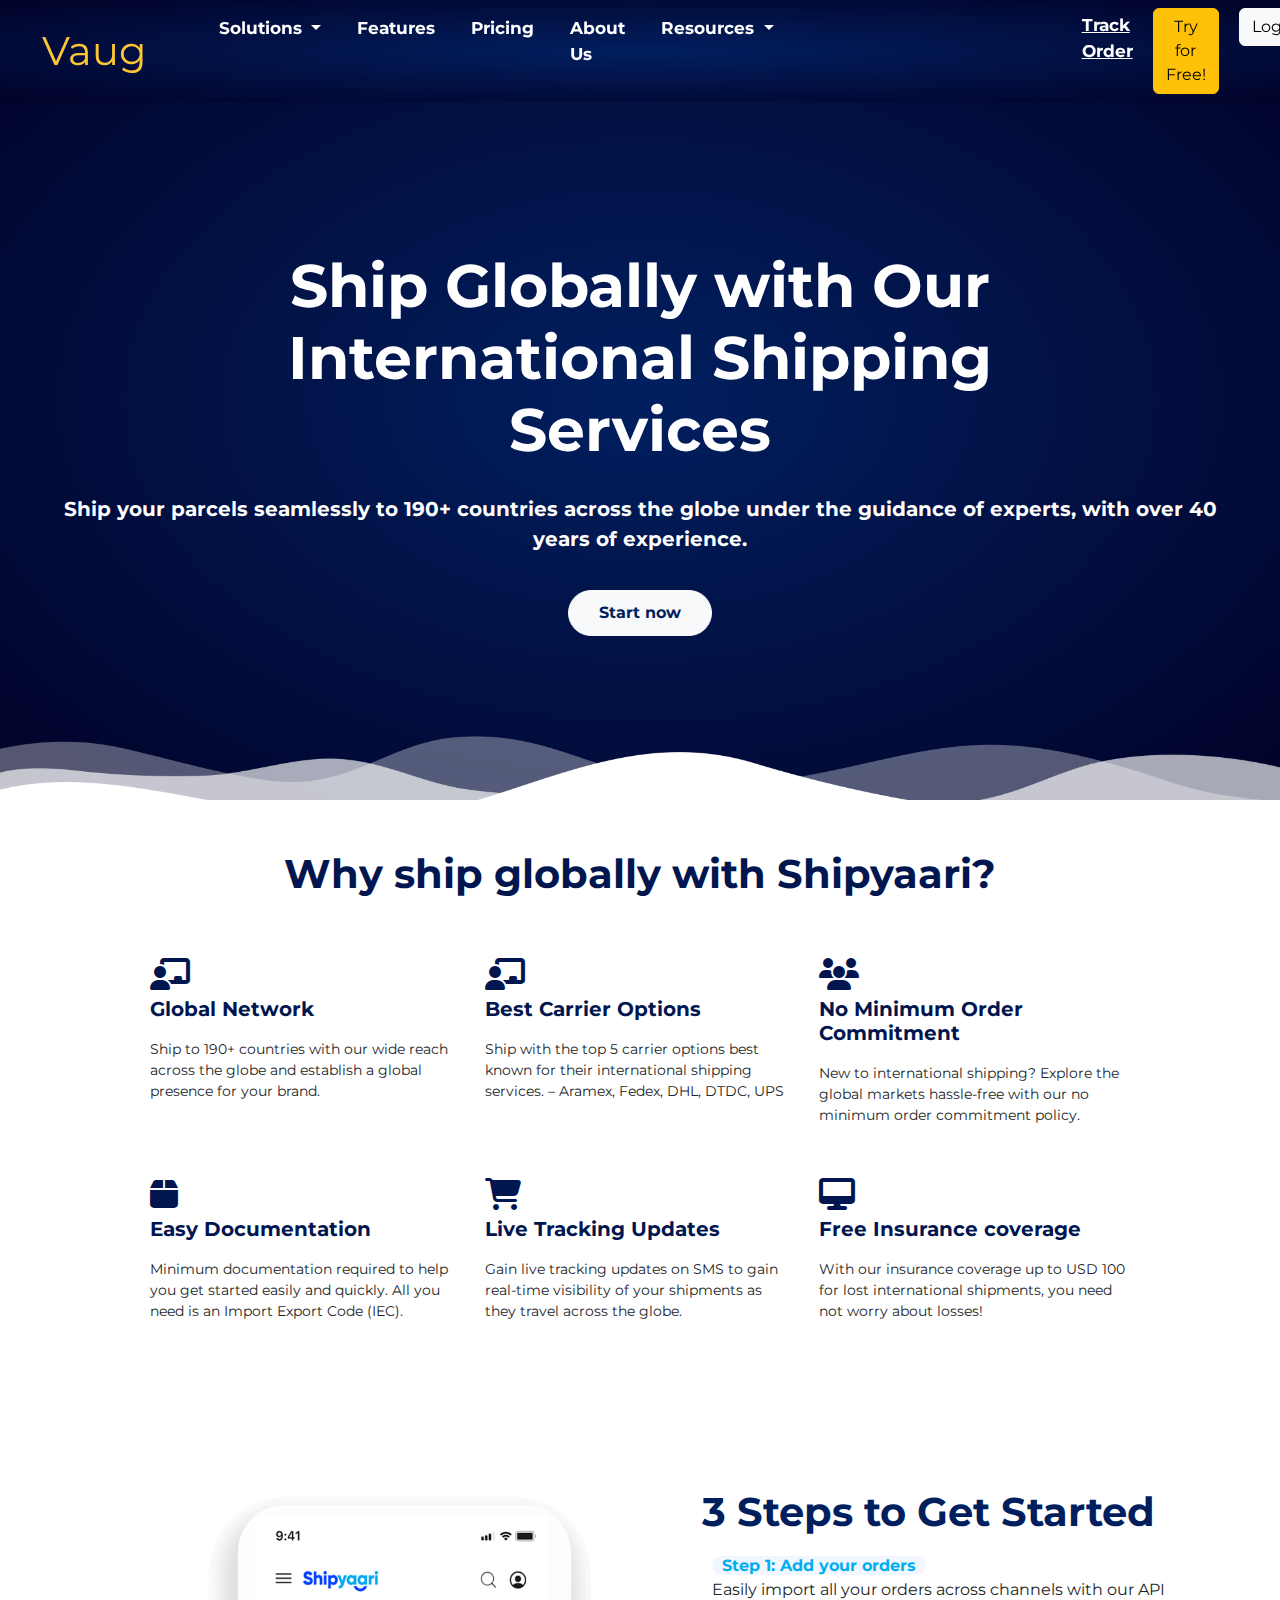
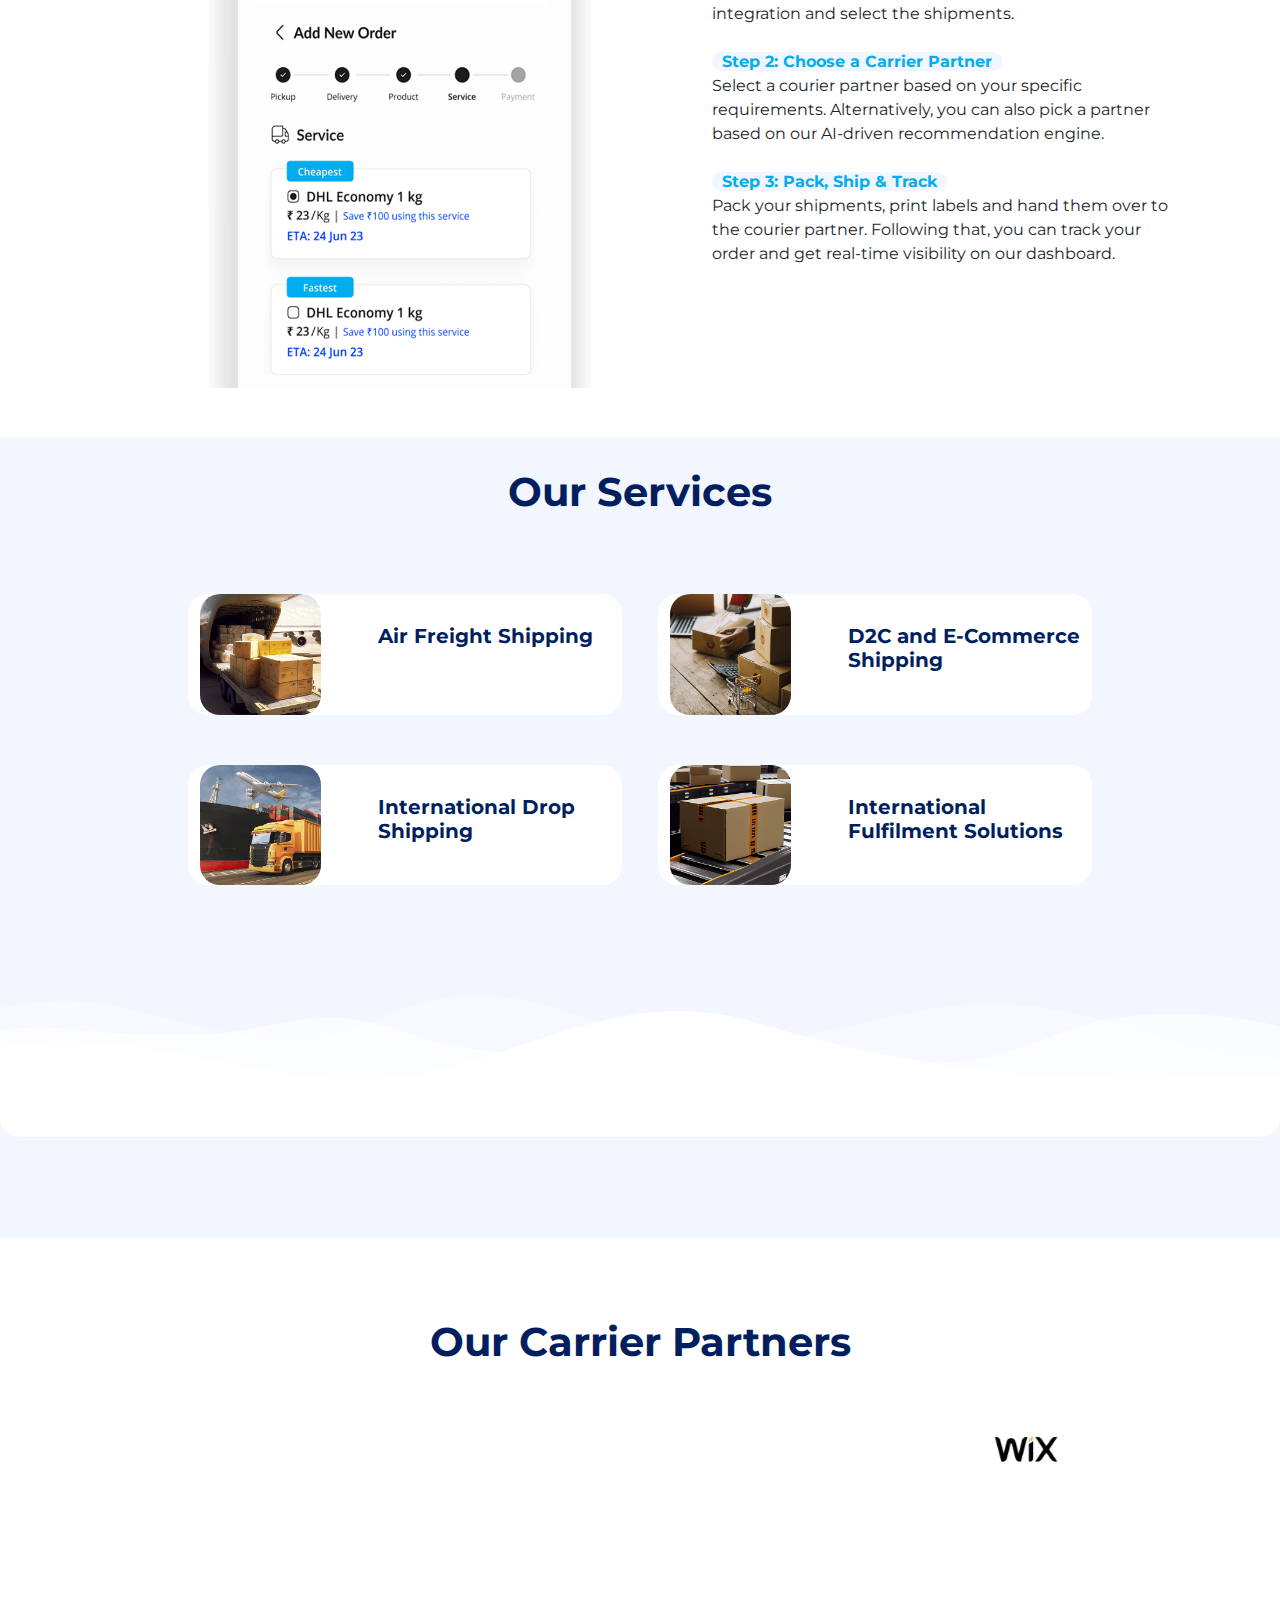
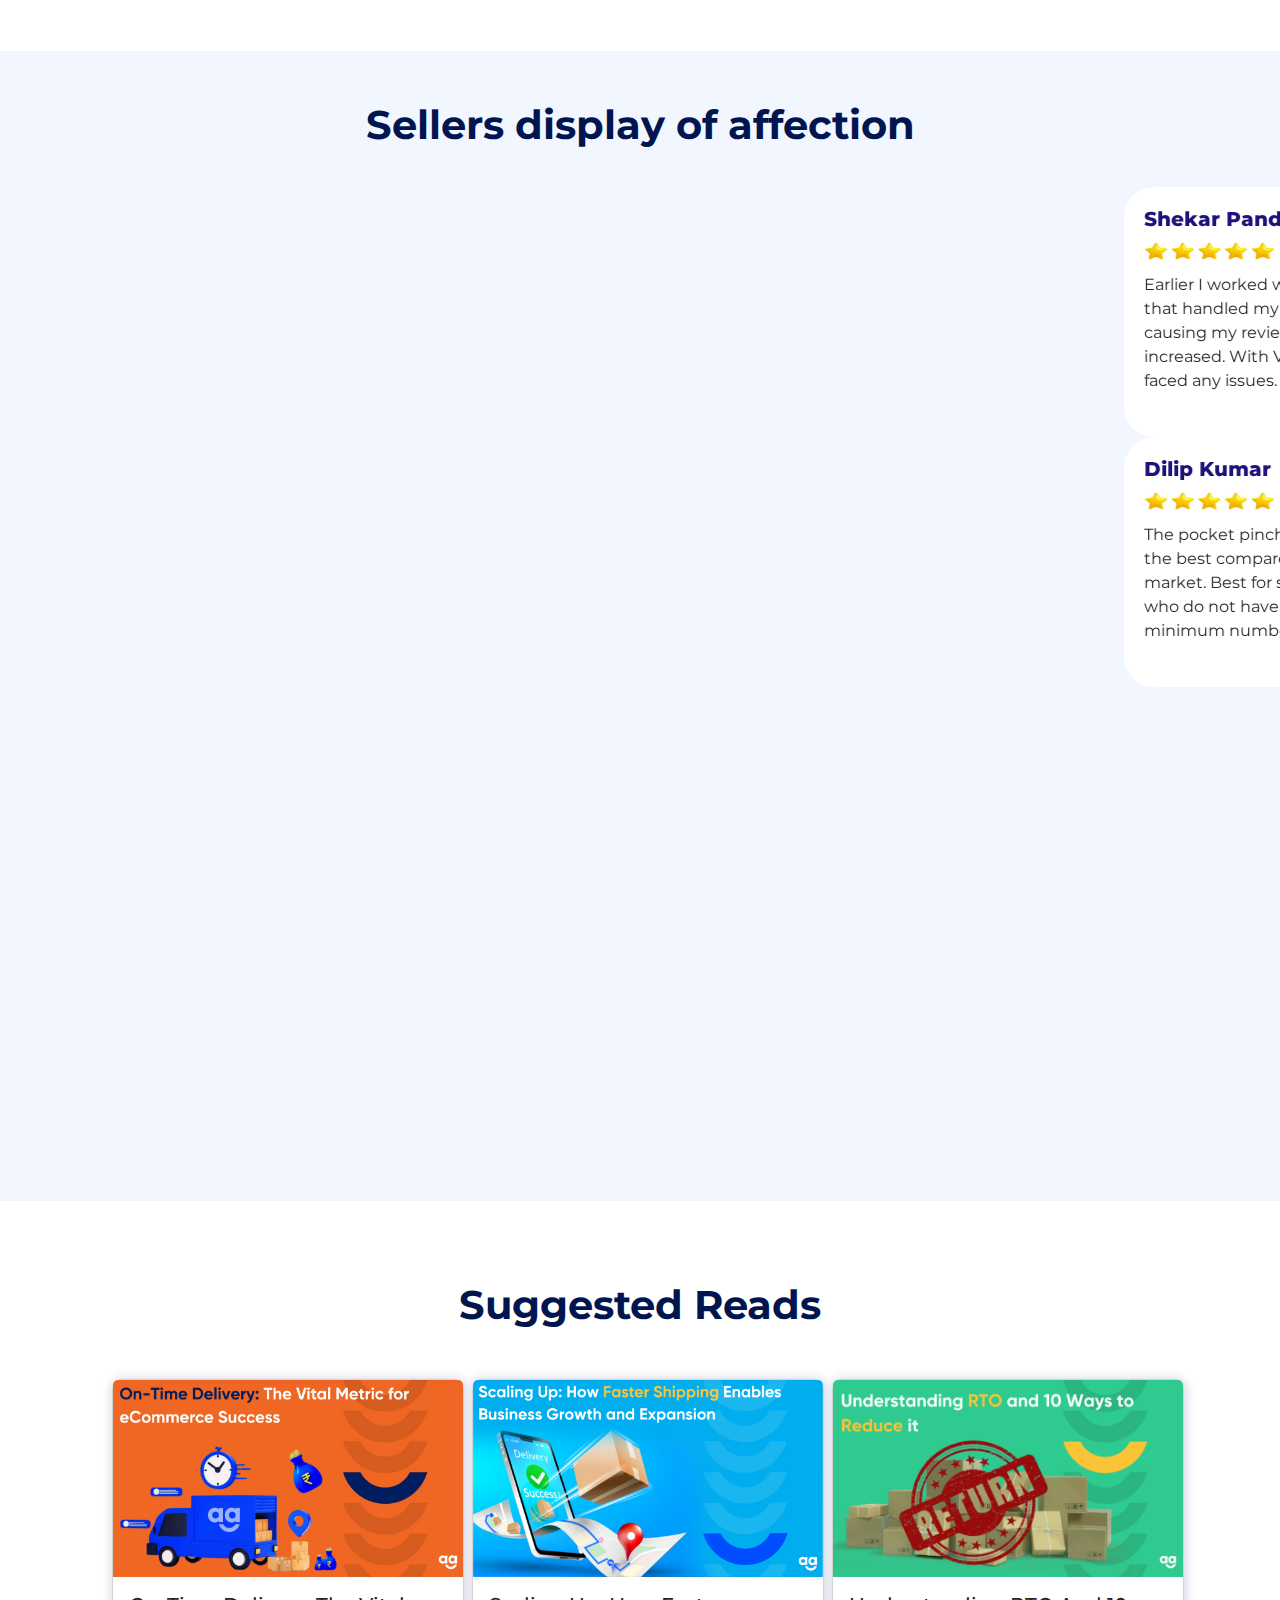
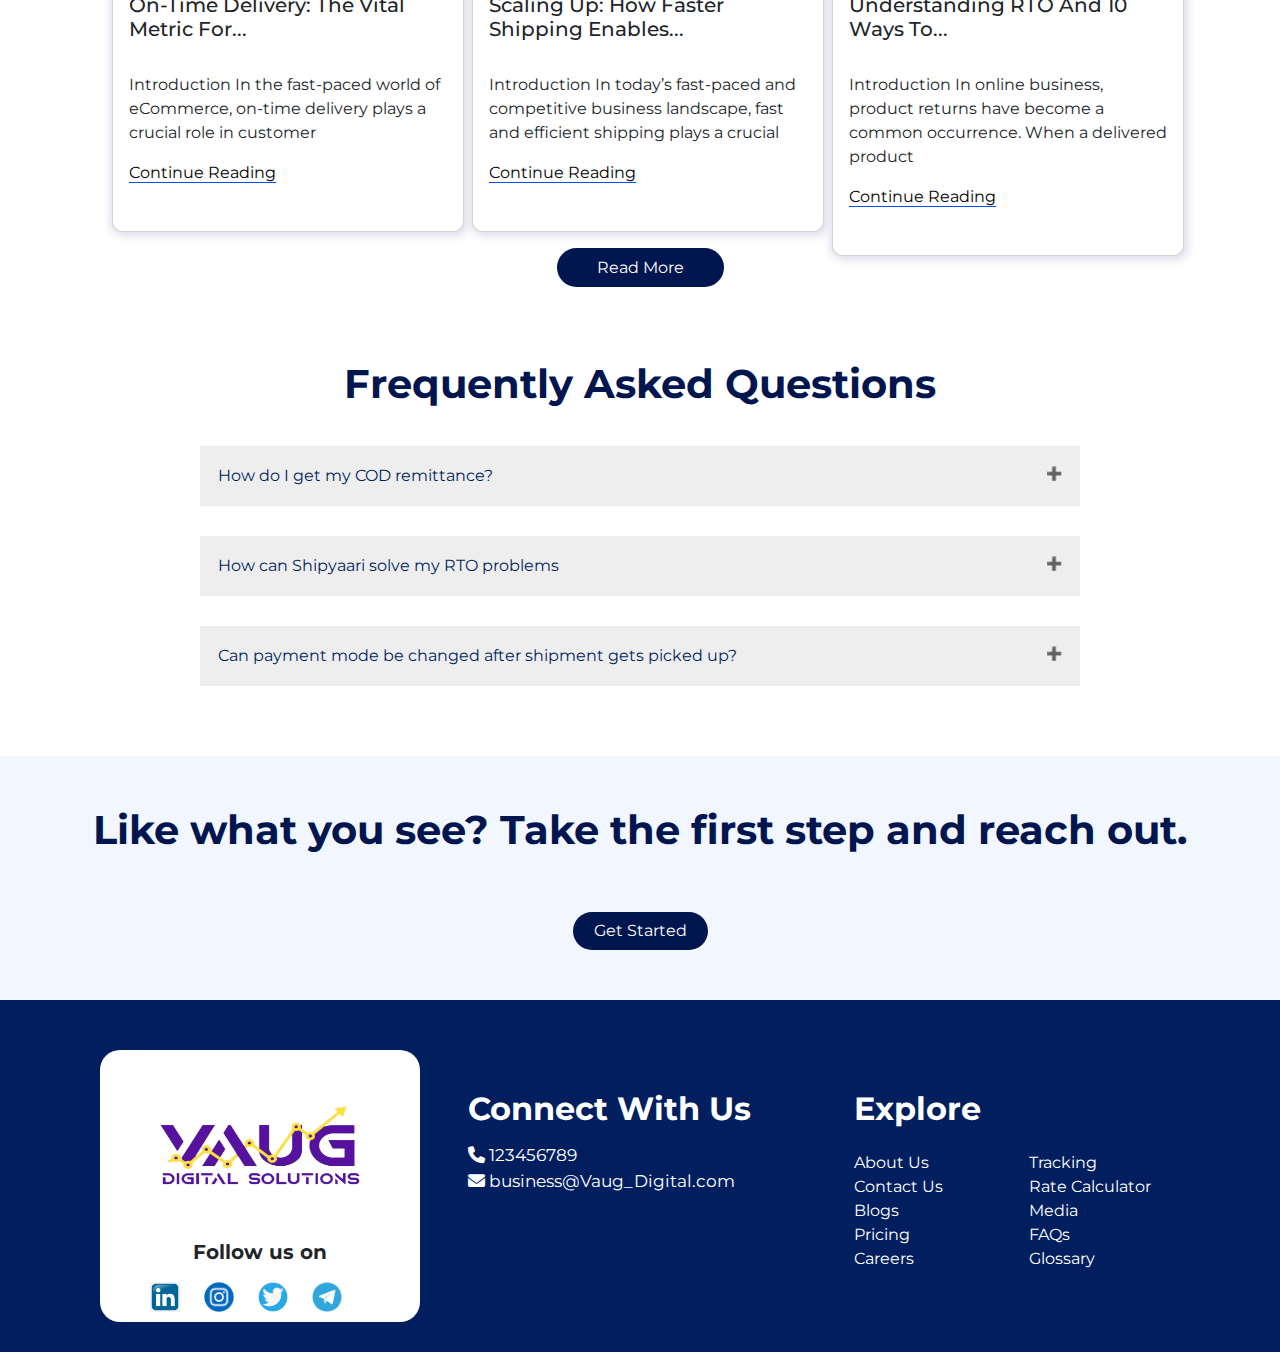
<file: serv2.html>
<!DOCTYPE html>
<html>
<head>
	<meta charset="utf-8">
	<meta name="viewport" content="width=device-width, initial-scale=1">
	<title>Search Engine Optimization</title>
	<link rel="preconnect" href="https://fonts.googleapis.com">
	<link rel="preconnect" href="https://fonts.gstatic.com" crossorigin>
	<link rel="stylesheet" href="https://cdnjs.cloudflare.com/ajax/libs/font-awesome/6.3.0/css/all.min.css">
	<link rel="stylesheet" href="https://cdnjs.cloudflare.com/ajax/libs/font-awesome/5.15.3/css/all.min.css">
	<link href="https://fonts.googleapis.com/css2?family=Karla&family=Montserrat&display=swap" rel="stylesheet">
	<link href="https://cdn.jsdelivr.net/npm/bootstrap@5.3.0-alpha1/dist/css/bootstrap.min.css" rel="stylesheet">
	<link rel="stylesheet" type="text/css" href="styles.css">
	<link rel="stylesheet" type="text/css" href="services.css">
</head>
	<body>

	<div class="navigation" >
    <nav class="navbar navbar-expand-lg fixed-top">
      <div class="container-fluid">
      	<a class="navbar-brand logo" href="#">Vaug </a>
        <!-- <img class="navbar-brand" src="images/logo.png"> -->
        <button class="navbar-toggler" type="button" data-bs-toggle="collapse" data-bs-target="#navbarSupportedContent" aria-controls="navbarSupportedContent" aria-expanded="false" aria-label="Toggle navigation">
          <span class="navbar-toggler-icon"></span>
        </button>
        <div class="collapse navbar-collapse" id="navbarSupportedContent">
          <ul class="navbar-nav me-auto mb-2 mb-lg-0">

          	<li class="nav-item dropdown">
	          <a class="nav-link dropdown-toggle" href="#" role="button" data-bs-toggle="dropdown" aria-expanded="false">
	            Solutions
	          </a>
	          <ul class="dropdown-menu">
	            <li><a class="dropdown-item" href="serv1.html">ECommerce Shipping</a></li>
	            <li><hr class="dropdown-divider"></li>
	            <li><a class="dropdown-item" href="serv2.html">International Shipping</a></li>
	            <li><hr class="dropdown-divider"></li>
	            <li><a class="dropdown-item" href="serv3.html">B2B and Bulk Shipping</a></li>
	            <li><hr class="dropdown-divider"></li>
	            <li><a class="dropdown-item" href="serv4.html">Hyperlocal</a></li>
	          </ul>
	      	</li>
       		<li class="nav-item">
	          <a class="nav-link" aria-current="page" href="feature.html">Features</a>
	        </li>
	        <li class="nav-item">
	          <a class="nav-link" href="pricing.html">Pricing</a>
	        </li>
	        <li class="nav-item">
	          <a class="nav-link" href="about.html">About Us</a>
	        </li>
	        <li class="nav-item dropdown">
	          <a class="nav-link dropdown-toggle" href="#" role="button" data-bs-toggle="dropdown" aria-expanded="false">
	            Resources
	          </a>
	          <ul class="dropdown-menu">
	            <li><a class="dropdown-item" href="blogs.html">Blogs</a></li>
	            <li><hr class="dropdown-divider"></li>
	            <li><a class="dropdown-item" href="media.html">Media Queries</a></li>
	            <li><hr class="dropdown-divider"></li>
	            <li><a class="dropdown-item" href="faq.html">FAQs</a></li>
	            <li><hr class="dropdown-divider"></li>
	            <li><a class="dropdown-item" href="glossary.html">Glossary</a></li>
	          </ul>
	      	</li>
	      	<li class="nav-but">
		        <a href="#" style="color:white; font-family: 'Karla', sans-serif; font-family: 'Montserrat', sans-serif;">Track Order</a>
		     </li> 
		     <li class="nav-but1">
		     	<button type="button" class="btn btn-warning">Try for Free!</button>
		     </li>
		     <li class="nav-but2">
				<button type="button" class="btn btn-light">Login</button>
		     </li>
		  	</ul>
		 </div>
      </div>
    </nav>
  </div>

  <div class="content_ab">
  	<h1> Ship Globally with Our International Shipping Services</h1>
  	<p >Ship your parcels seamlessly to 190+ countries across the globe under the guidance of experts, with over 40 years of experience.</p>
  	<div class="text-center">
  		<button type="button" class="btn btn-light">Start now</button>
  	</div>
  	<div class="img-container">
	  	<img src="images/Wave.png" class="img-fluid" style="width:100%; margin-top: 100px; display: block;">
  	</div>
  </div>

  <div style="text-align: center; margin-top: 50px">
  	<h1 style="color:#01164f; font-weight: bold;">Why ship globally with Shipyaari?</h1>
  </div>

  <div class="uses">  	
  	<div class="row" style="padding-top:15px;">
  		<div class="col-md-4 col-sm-6 col-xs-12" style="padding-bottom: 30px;">
  			<!-- <i class="fa-duotone fa-chalkboard-user fa-xl"></i> -->
  			<i class="fa-solid fa-chalkboard-user fa-2xl" style="color:#01164f;"></i>
  			<h5 style="padding-top: 10px; color: #01164f; font-weight: bold;">Global Network</h5>
  			<p style="padding-top: 10px; font-size: 14px;">Ship to 190+ countries with our wide reach across the globe and establish a global presence for your brand.</p>
  		</div>
  	<div class="col-md-4 col-sm-6 col-xs-12">
  			<!-- <i class="fa-duotone fa-chalkboard-user fa-xl"></i> -->
  			<i class="fa-solid fa-chalkboard-user fa-2xl" style="color:#01164f;"></i>
  			<h5 style="padding-top: 10px; color: #01164f;font-weight: bold;">Best Carrier Options</h5>
  			<p style="padding-top: 10px; font-size: 14px;">Ship with the top 5 carrier options best known for their international shipping services. – Aramex, Fedex, DHL, DTDC, UPS</p>
  		</div>
  	<div class="col-md-4 col-sm-6 col-xs-12">
  			<!-- <i class="fa-duotone fa-chalkboard-user fa-xl"></i> -->
  			<i class="fa-solid fa-users fa-2xl" style="color:#01164f;"></i>
  			<h5 style="padding-top: 10px; color: #01164f;font-weight: bold;">No Minimum Order Commitment</h5>
  			<p style="padding-top: 10px; font-size: 14px;">New to international shipping? Explore the global markets hassle-free with our no minimum order commitment policy.</p>
  		</div>
  	</div>

  	<div class="row" style="padding-top:35px;">
  	
	  	<div class="col-md-4 col-sm-6 col-xs-12">
	  			<!-- <i class="fa-duotone fa-chalkboard-user fa-xl"></i> -->
	  			<i class="fa-solid fa-box fa-2xl" style="color:#01164f;"></i>
	  			<h5 style="padding-top: 10px; color: #01164f;font-weight: bold;">Easy Documentation</h5>
	  			<p style="padding-top: 10px; font-size: 14px; ">Minimum documentation required to help you get started easily and quickly. All you need is an Import Export Code (IEC).</p>
	  		</div>
	  	
	  	<div class="col-md-4 col-sm-6 col-xs-12">
	  			<!-- <i class="fa-duotone fa-chalkboard-user fa-xl"></i> -->
	  			<i class="fa-solid fa-cart-shopping fa-2xl" style="color:#01164f;"></i>
	  			<h5 style="padding-top: 10px; color: #01164f;font-weight: bold;">Live Tracking Updates</h5>
	  			<p style="padding-top: 10px; font-size: 14px; ">Gain live tracking updates on SMS to gain real-time visibility of your shipments as they travel across the globe.</p>
	  		</div>

	  	<div class="col-md-4 col-sm-6 col-xs-12">
	  			<!-- <i class="fa-duotone fa-chalkboard-user fa-xl"></i> -->
	  			<i class="fa-solid fa-desktop fa-2xl" style="color:#01164f;"></i>
	  			<h5 style="padding-top: 10px; color: #01164f;font-weight: bold;">Free Insurance coverage</h5>
	  			<p style="padding-top: 10px; font-size: 14px;">With our insurance coverage up to USD 100 for lost international shipments, you need not worry about losses!</p>
	  		</div>
	  	</div>
		</div>

		<div class="con">
			<div class="row" style="padding-top: 100px;">
	  		<div class="col-6">
	  			<img src="images/mob.png" class="mob">
	  		</div>
	  		<div class="col-6" >
	  			<h1>3 Steps to Get Started<br></h1>
	  			<p class="para1"><span class="he">Step 1: Add your orders</span><br>
				Easily import all your orders across channels with our API integration and select the shipments.<br><br>
				<span class="he">Step 2: Choose a Carrier Partner</span><br>
				Select a courier partner based on your specific requirements. Alternatively, you can also pick a partner based on our AI-driven recommendation engine.<br><br>
				<span class="he">Step 3: Pack, Ship & Track</span><br>
				Pack your shipments, print labels and hand them over to the courier partner. Following that, you can track your order and get real-time visibility on our dashboard.</p>
	  		</div>
	  	</div>
  	</div>

	<div class="features">
  	<h1>Our Services</h1>
  	<div class="row" style="padding: 40px 200px 10px 200px;">
  		<div class="col-6" style="padding-right:30px;">
  			<div class="row" style="background-color: white;/* white-space: normal;*/ border-radius: 20px; color:#011f5f">
  				<div class="col-4">
  					<img src="images/Air-Freight.png">
  				</div>
  				<div class="col-8" style="padding-left: 45px; color:#011f5f">
  					<h5>Air Freight Shipping</h5>
  				</div>
  			</div>
  		</div>
  		<div class="col-6" style="padding-left:30px">
  			<div class="row" style="background-color: white;/* white-space: normal;*/ border-radius: 20px; color:#011f5f">
  				<div class="col-4">
  					<img src="images/D2C-Ecommerce.png">
  				</div>
  				<div class="col-8" style="padding-left: 45px; color:#011f5f">
  					<h5>D2C and E-Commerce Shipping</h5>
  				</div>
  			</div>
  		</div>
  	</div>

  	<div class="row" style="padding: 40px 200px 10px 200px;">
  		<div class="col-6" style="padding-right:30px">
  			<div class="row" style="background-color: white;border-radius: 20px; color:#011f5f;">
  				<div class="col-4" >
  					<img src="images/International-Shipping.png">
  				</div>
  				<div class="col-8" style="padding-left: 45px; color:#011f5f">
  					<h5>International Drop Shipping</h5>
  				</div>
  			</div>
  		</div>
  		<div class="col-6" style="padding-left:30px">
  			<div class="row" style="background-color: white;/* white-space: normal;*/ border-radius: 20px; color:#011f5f">
  				<div class="col-4">
  					<img src="images/International-Fulfillment.png">
  				</div>
  				<div class="col-8" style="padding-left: 45px; color:#011f5f">
  					<h5>International Fulfilment Solutions</h5>
  				</div>
  			</div>
  		</div>
  	</div>

  		<div class="wavy">
	  	<img src="images/Wave.png" class="img-fluid" style="width:100%; padding-top: 100px; display: block;">
  </div>
  </div>

  <div  class="scroll" style="margin-top:80px;">

  	<h1 style="text-align:center; color:#011f5f; font-weight:bold;">Our Carrier Partners</h1>

	<marquee direction="left" scrollamount="10" onmouseover="this.stop();" onmouseout="this.start();" style=" overflow: hidden; margin: 50px 200px 20px 200px;">

		<img src="images/wix.png" style="margin-right: 80px;">	
		<img src="images/magento.png" style="margin-right: 80px;">	
		<img src="images/amazon.png" style="margin-right: 80px;">
		<img src="images/shop.png" style="margin-right: 80px;">	
		<img src="images/word.png" style="margin-right: 80px;">	
		<img src="images/tcs.png" style="margin-right: 80px;">
		<img src="images/infosys.png" style="margin-right: 80px;">
		<img src="images/xoxo.png" style="margin-right: 80px;">		

	</marquee>
</div>

<div style="background-color:#f2f6ff; padding-top: 50px; padding-bottom: 50px; margin-top: 150px;">
	
	<h1 style="text-align:center; color:#01164f; font-weight:bold;">Sellers display of affection</h1>

	<marquee direction="left" scrollamount="15" onmouseover="this.stop();" onmouseout="this.start();" style="margin-top: 30px; overflow: hidden;" >

		<div class="row">
			<div class="col-md-3" style="margin-right: 30px;">
				<div style="background-color:white; padding:20px; border-radius:30px; width:400px; white-space: normal; height: 250px;">
					<h5 style="color:#1c1279; font-weight: 800;">Shekar Pandey</h5>
					<img id="stars" src="images\stars.jpg">
					<p style="padding-top:10px">Earlier I worked with a shipping company that handled my glass products casually causing my reviews to drop and complaints increased. With Vaug Digital, I have not faced any issues. Highly recommend it!</p>
				</div>
			</div>

			<div class="col-md-3" style="margin-right: 30px;">
				<div style="background-color:white; padding:20px; border-radius:30px; width:400px; white-space: normal; height: 250px;">
					<h5 style="color:#1c1279; font-weight: 800;">Ajay Shah</h5> 
					<img id="stars" src="images\stars.jpg">
					<p style="padding-top:10px">Shipyaar’s rates are reasonable and they deliver on time. Overall, excellent and reliable to work with. Saniya and Vishal sir have always come through for any problem and are ready to go above and beyond to deliver exceptional service.</p>
				</div>
			</div>

			<div class="col-md-3" style="margin-right: 30px;">
				<div style="background-color:white; padding:20px; border-radius:30px; width:400px; white-space: normal; height: 250px;">
					<h5 style="color:#1c1279; font-weight: 800;">Poonam Mehta</h5> 
					<img id="stars" src="images\stars.jpg">
					<p style="padding-top:10px">One of the best aggregators that I have been dealing with for almost a year now. What I find best about them is the pricing and back-end delivery support. No other aggregator offers support like them. Highly recommend Vaug Digital.</p>
				</div>
			</div>

			<div class="col-md-2" style="margin-right: 30px;">
				<div style="background-color:white; padding:20px; border-radius:30px; width:400px; white-space: normal; height: 250px;">
					<h5 style="color:#1c1279; font-weight: 800;">Dilip Kumar</h5>
					<img id="stars" src="images\stars.jpg">
					<p style="padding-top:10px">The pocket pinch offered by Vaug Digital is the best compared to other carriers in the market. Best for small businesses like mine who do not have to go through the minimum number of orders cap.</p>
				</div>
			</div>

		</div>

	</marquee>



	<marquee direction="right" scrollamount="15" onmouseover="this.stop();" onmouseout="this.start();" style="margin-top: 30px; overflow: hidden;" >

		<div class="row">
			<div class="col-md-3" style="margin-right: 30px;">
				<div style="background-color:white; padding:20px; border-radius:30px; width:400px; white-space: normal; height: 210px;">
					<p>Earlier, we worked with costly and time consuming carrier partners. Their delayed deliveries cost us our international business. Vaug Digital helped us to rebuild customer trust on an international level. Thank you Vaug Digital</p>
				</div>
			</div>

			<div class="col-md-3" style="margin-right: 30px;">
				<div style="background-color:white; padding:20px; border-radius:30px; width:400px; white-space: normal; height: 210px; ">
					<p >Have been using Vaug Digital services for 9 years now. Their team, especially Hemakshi and Dipali promptly resolved issues. Customer service is outstanding. It’s great to work with them. Thanks team Vaug Digital and best wishes!</p>
				</div>
			</div>

			<div class="col-md-3" style="margin-right: 30px;">
				<div style="background-color:white; padding:20px; border-radius:30px; width:400px; white-space: normal; height: 210px;">
					<p>Vaug Digital is the best shipping partner with lowest rates. Shipping with them has been a breeze and they are extremely reliablefor all my shipping needs. Thanks Vaug Digital.</p>
				</div>
			</div>

			<div class="col-md-2" style="margin-right: 30px;">
				<div style="background-color:white; padding:20px; border-radius:30px; width:400px; white-space: normal; height: 210px;">
					<p>Very very prompt service at all times. There are no hassles whether it may be deliveries, pickups, or any other issues that arrive. For me, it is way better than all the other shipping aggregators out there.</p>
				</div>
			</div>
		</div>
	</marquee>
</div>

	<div>

		<h1 style="text-align:center; color:#01164f; font-weight:bold; margin-top: 80px;">Suggested Reads</h1>

		<div class="reads">
			
			<div class="row" style="margin-left: 100px; margin-right:100px; margin-top:50px;">
				<div class ="col-md-4 col-sm-4 col-xs-12">
					<div class="card" style="width: 22rem; padding-bottom: 30px; border-radius:10px; box-shadow: 1px 1px 8px 3px #dfdfec;">
					  <img class="card-img-top" src="images/1.png" alt="Card image cap">
					  <div class="card-body">
					    <h5 class="card-title">On-Time Delivery: The Vital Metric For...</h5>
					    <br>
					    <p class="card-text">Introduction In the fast-paced world of eCommerce, on-time delivery plays a crucial role in customer</p>
					    <a href="#" class="card-link">Continue Reading</a>
					  </div>
					</div>
				</div>
				<div class ="col-md-4 col-sm-4 col-xs-12">
					<div class="card" style="width: 22rem; padding-bottom: 30px; border-radius:10px; box-shadow: 1px 1px 8px 3px #dfdfec;">
					  <img class="card-img-top" src="images/2.png" alt="Card image cap">
					  <div class="card-body">
					    <h5 class="card-title">Scaling Up: How Faster Shipping Enables...</h5>

					    <br>
					    <p class="card-text">Introduction In today’s fast-paced and competitive business landscape, fast and efficient shipping plays a crucial</p>
					    <a href="#" class="card-link">Continue Reading</a>
					  </div>
					</div>
				</div>
				<div class ="col-md-4 col-sm-4 col-xs-12">
					<div class="card" style="width: 22rem; padding-bottom: 30px; border-radius:10px; box-shadow: 1px 1px 8px 3px #dfdfec;">
					  <img class="card-img-top" src="images/3.png" alt="Card image cap">
					  <div class="card-body">
					    <h5 class="card-title">Understanding RTO And 10 Ways To...</h5>
					    <br>
					    <p class="card-text">Introduction In online business, product returns have become a common occurrence. When a delivered product</p>
					    <a href="#" class="card-link">Continue Reading</a>
					  </div>
					</div>
				</div>
			</div>
		</div>
		<div class="text-center">
		  		<a href="blogs.html" style="border-radius:30px; padding: 10px 40px 10px 40px; margin-top: 20px; background-color: #01164f; color:white; text-decoration: none;" target="_blank">Read More</a>
		 </div>
	</div>

	<div class="faq">
		<h1 style="text-align:center; color:#01164f; font-weight:bold; margin-top: 80px;">Frequently Asked Questions</h1>
		<button class="accordion">How do I get my COD remittance?</button>
		<div class="panel">
		  <p>
			Shipyaari offers Express COD remittance plans, and you have option of choosing even D+1 cycle (i.e. in one day after the day payments are collected).<br>
			Other Standard offerings are D+3, D+7, D+10.<br>

			For further details you can reach out to our service desk anytime between 6 a.m. to 12 midnight for any queries over this.<br>
			Connect with us on business@shipyaari.com or +91 9136996666</p>
		</div>

		<button class="accordion">How can Shipyaari solve my RTO problems</button>
		<div class="panel">
		  <p>Shipyaari has a dedicated and resourceful NDR team, that comes into play. They closely monitor the issue that causes RTO, resolve them by coordinating with courier partner and consignee. This practice alone reduces RTO by 3-5%.</p>
		</div>

		<button class="accordion">Can payment mode be changed after shipment gets picked up?</button>
		<div class="panel">
			<p>
			Yes, Shipyaari provides an option to change payment mode after the shipment has been picked. You can change the payment mode from “COD” to “Prepaid”, and from “Prepaid” to “COD”.<br>

			Seller can either raise a ticket from the Shipyaari portal to request change of payment mode or they can write an e-mail to care@shipyaari.com where our experts will get in touch with you.</p>
		</div>
	</div>

	<div style="background-color: #f2f6ff ; margin-top: 70px; padding-bottom:50px;">

  		<h1 style="text-align:center; color:#01164f; font-weight:bold; padding-top: 50px;">Like what you see?
Take the first step and reach out.</h1>

  		<div class="text-center">
		  		<button type="button" class="btn" style="border-radius:30px; padding-left: 20px; padding-right: 20px; margin-top: 50px; background-color: #01164f; color:white">Get Started</button>
		  	</div>

  	</div>

	<div class="footer">

	 		<div class="row">
	 				<div class="col-4">
	 					<div class="foot_box">
						  <img src="images/logo.png" alt="Card image cap" class="vauglogo">
						  <h5 style="text-align: center; font-weight: bold; margin-top: 10px;">Follow us on</h5>
						  <div id="links" style="padding-top:10px">
						    <a href="#" class="soc_media"><img src="images/link.png" ></a>
    						<a href="#" class="soc_media"><img src="images/insta.png"></a>
    						<a href="#" class="soc_media"><img src="images/twitter.png"></a>
    						<a href="#" class="soc_media"><img src="images/tele.png"></a>
    					</div>
						</div>
	 				</div>
	 				<div class="col-4" style="color: white; padding-top:40px">

	 					<h2 style="font-weight:bold; text-transform: capitalize;">Connect with us</h2>			
  					<p style="font-size: 17px; margin-top: 15px;"><i class="fa-solid fa-phone"></i> 123456789<br>
  					<i class="fa-solid fa-envelope"></i> business@Vaug_Digital.com</p>
	 					
	 				</div>
	 				<div class="col-4" style="color:white; padding-top:40px; padding-left:30px">

	 					<h2 style="font-weight:bold; text-transform: capitalize;">Explore</h2>

	 					<div class="row">
	 						<div class="col-6">
		 						<ul style="list-style-type: none; padding:0px; margin-top: 15px;" class="foot_links">
			  					<li><a href="#">About Us</a>
			  					<li><a href="#">Contact Us</a>
									<li><a href="#">Blogs</a>
									<li><a href="#">Pricing</a>
									<li><a href="#">Careers</a>
	  						</ul> 
	 						</div>

	 						<div class="col-6">
		 						<ul style="list-style-type: none; padding:0px; margin-top: 15px;" class="foot_links">
			  					<li><a href="#">Tracking</a>
			  					<li><a href="#">Rate Calculator</a>
									<li><a href="#">Media</a>
									<li><a href="#">FAQs</a>
									<li><a href="#">Glossary</a>
	  						</ul> 
	 						</div>
	 					</div>

	 					
	 					
	 				</div>
	 		</div>
	 </div>
  	

	<script>
		var acc = document.getElementsByClassName("accordion");
		var i;

		for (i = 0; i < acc.length; i++) {
		  acc[i].addEventListener("click", function() {
		    this.classList.toggle("active");
		    var panel = this.nextElementSibling;
		    if (panel.style.maxHeight) {
		      panel.style.maxHeight = null;
		    } else {
		      panel.style.maxHeight = panel.scrollHeight + "px";
		    }
		  });
	}
</script>
	

	 <script src="https://code.jquery.com/jquery-3.5.1.slim.min.js"></script>
	 <script src="https://cdn.jsdelivr.net/npm/@popperjs/core@2.11.6/dist/umd/popper.min.js"></script>
	 <script src="https://cdn.jsdelivr.net/npm/bootstrap@5.3.0-alpha1/dist/js/bootstrap.min.js"></script>


</body>
</html>
</file>
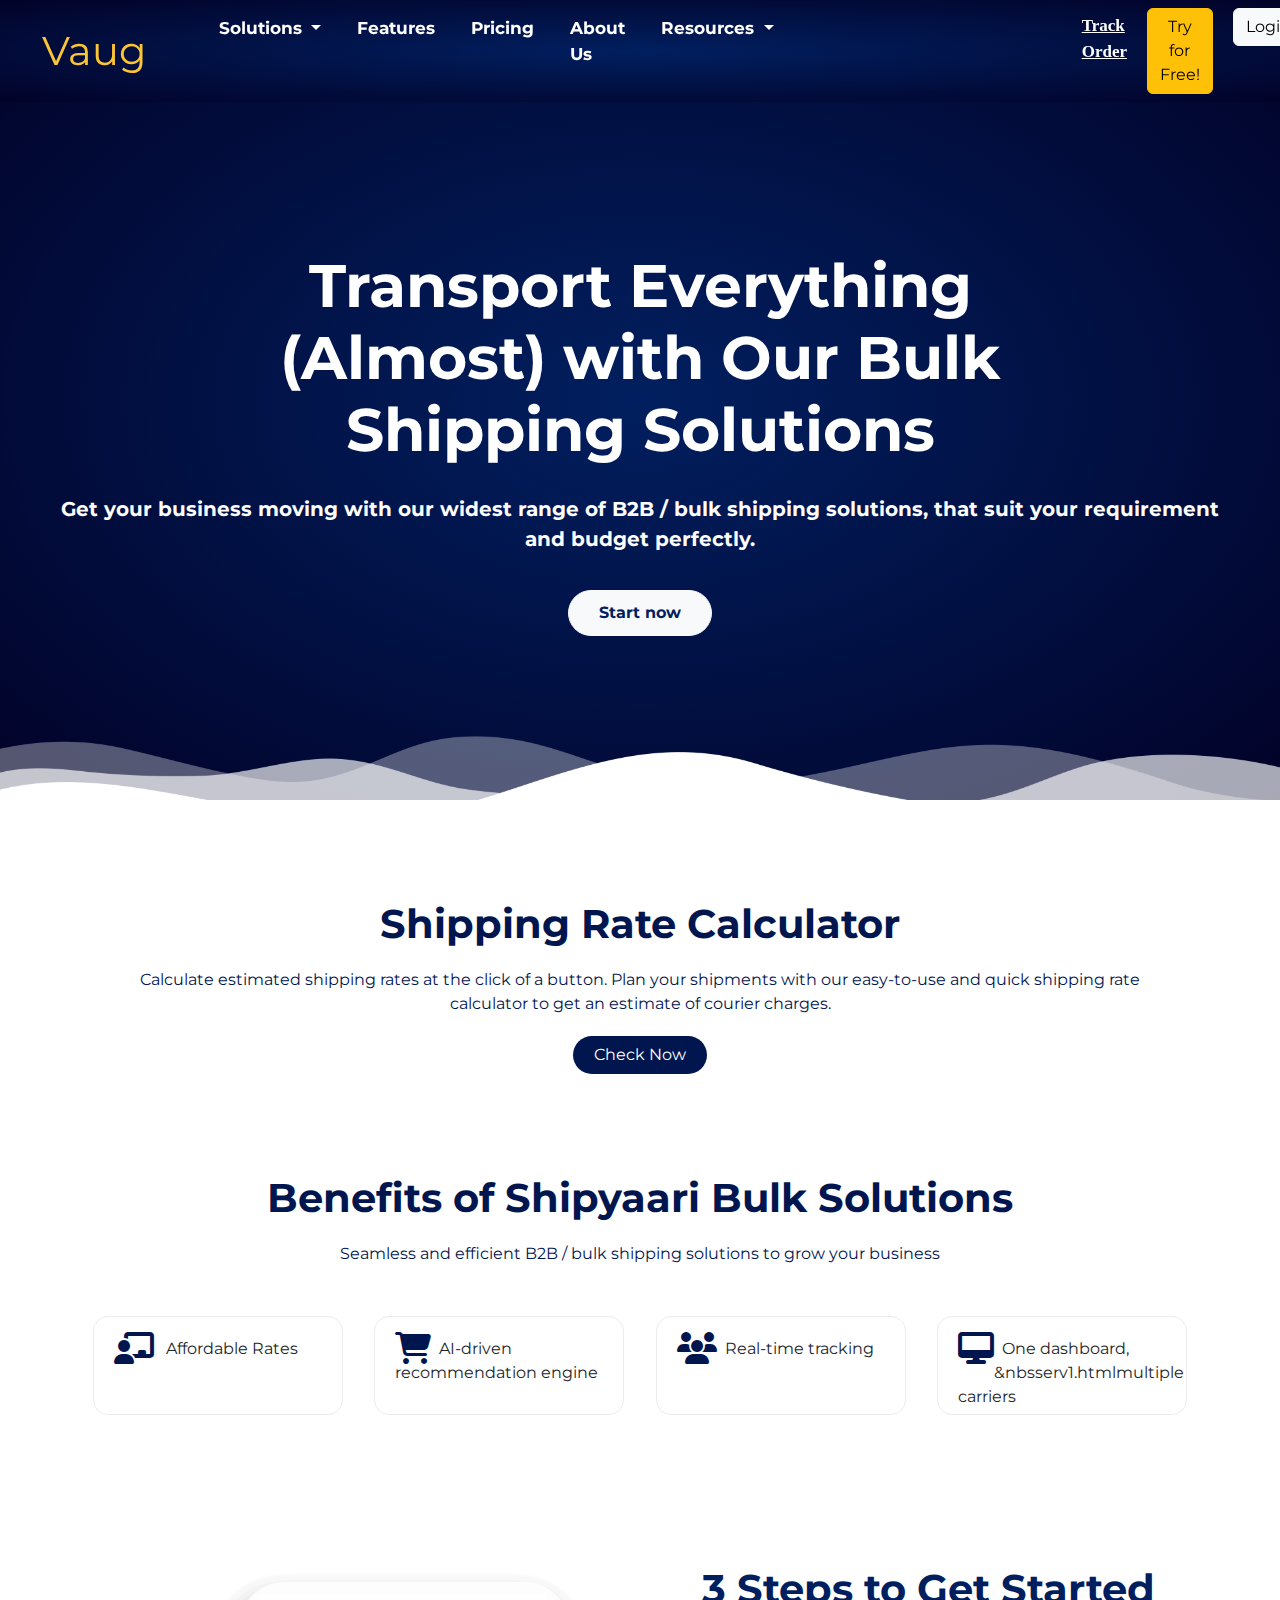
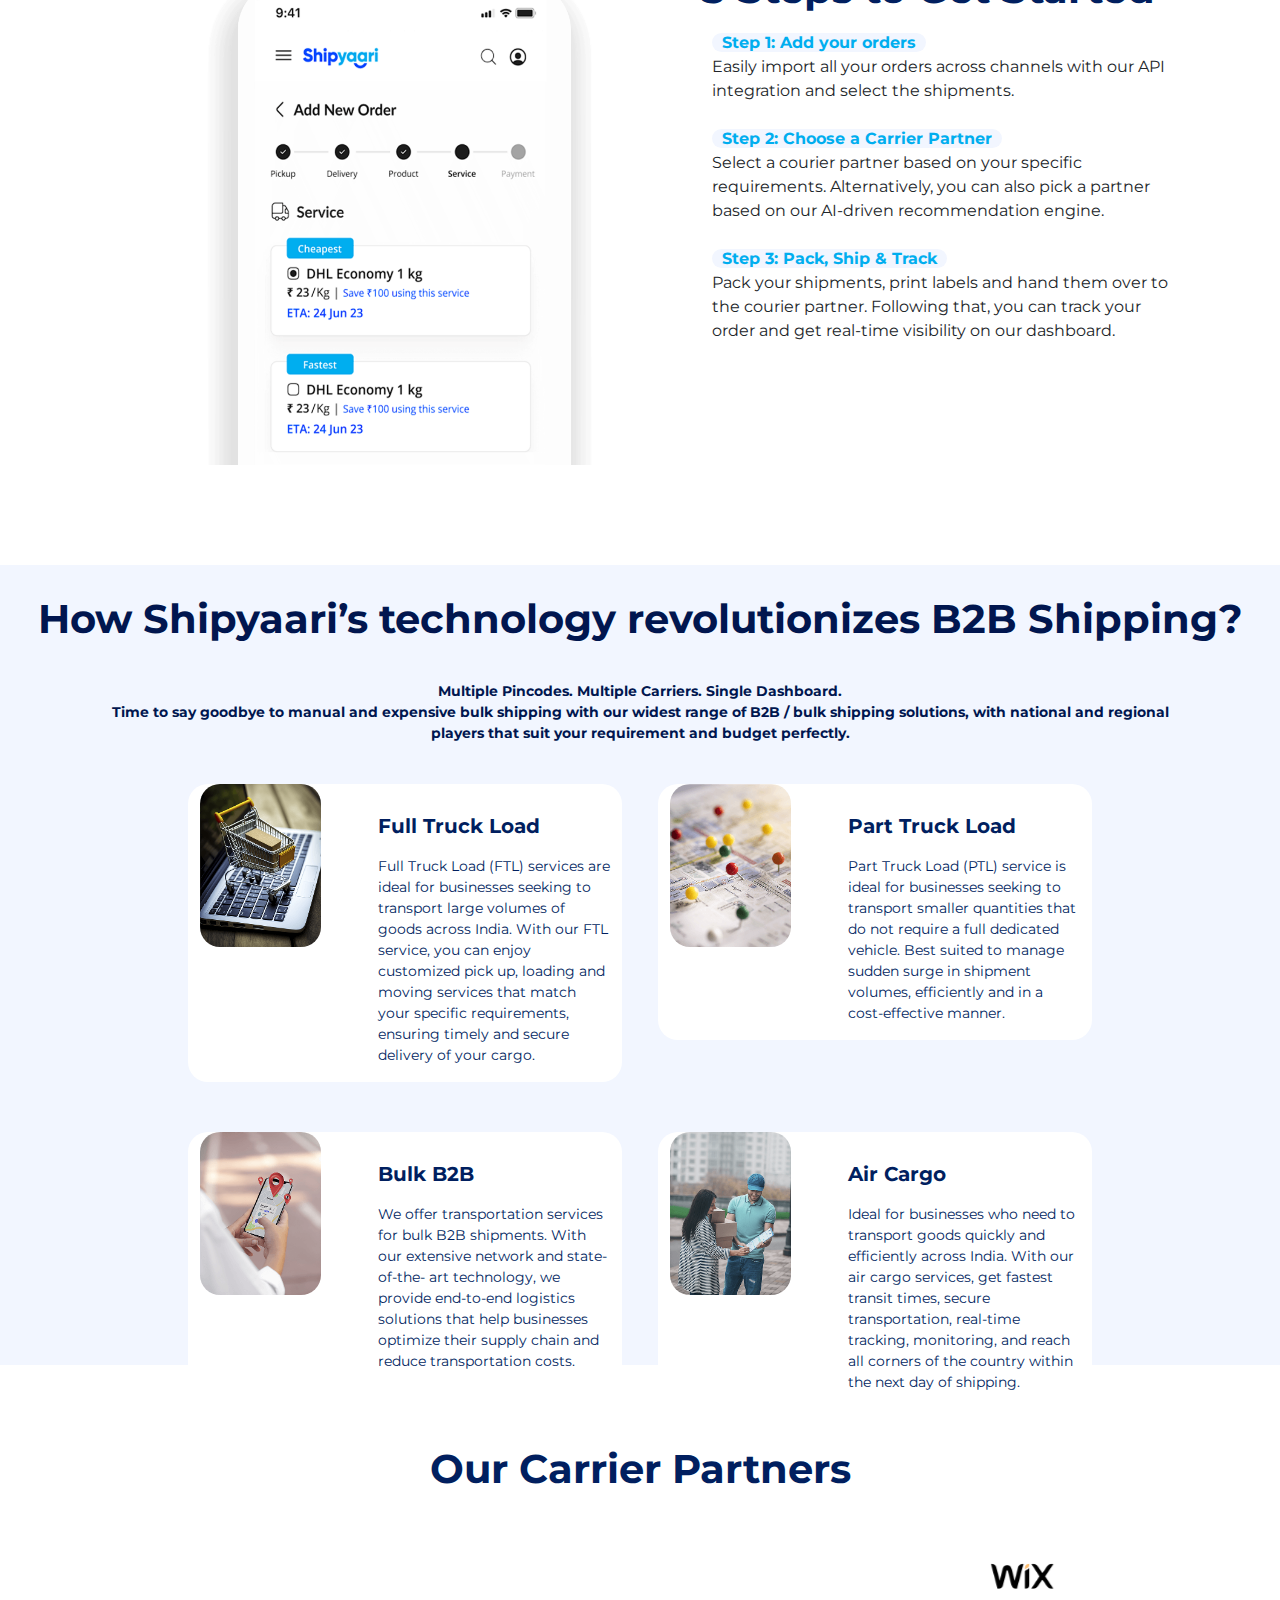
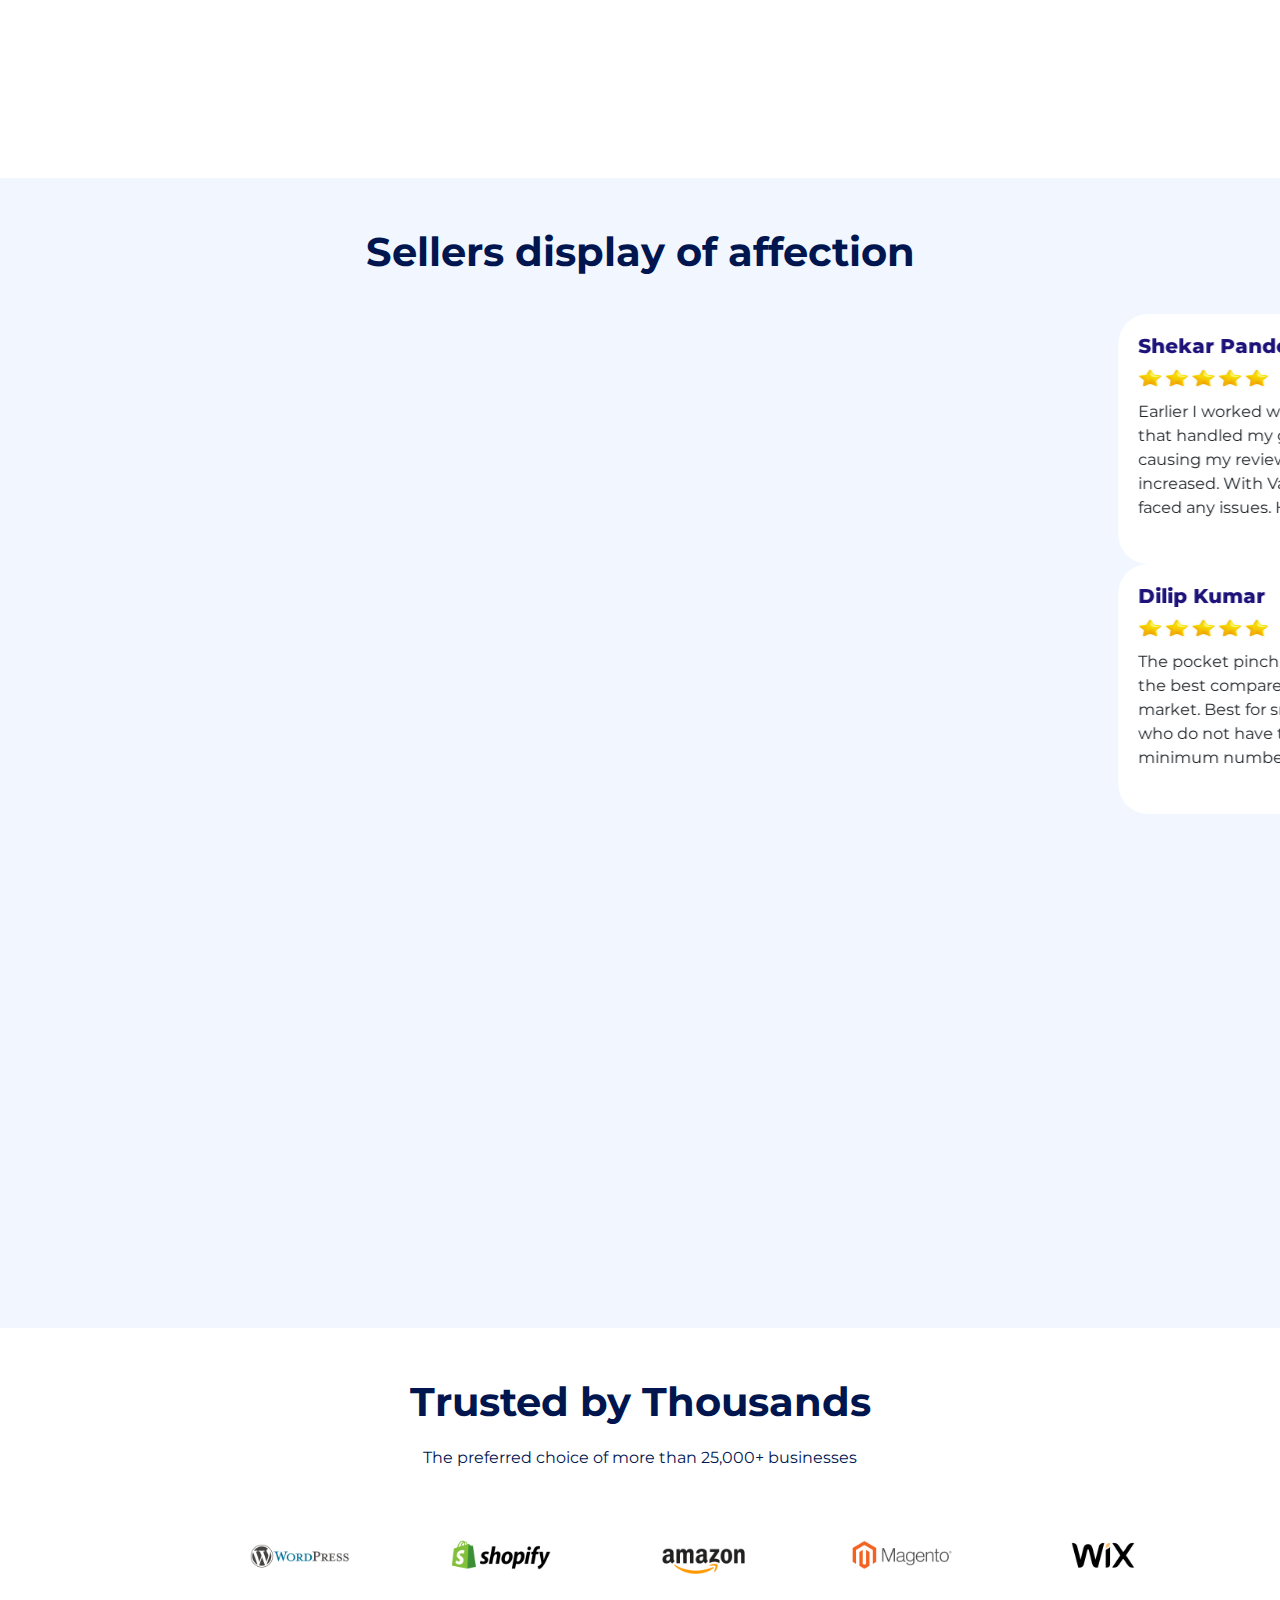
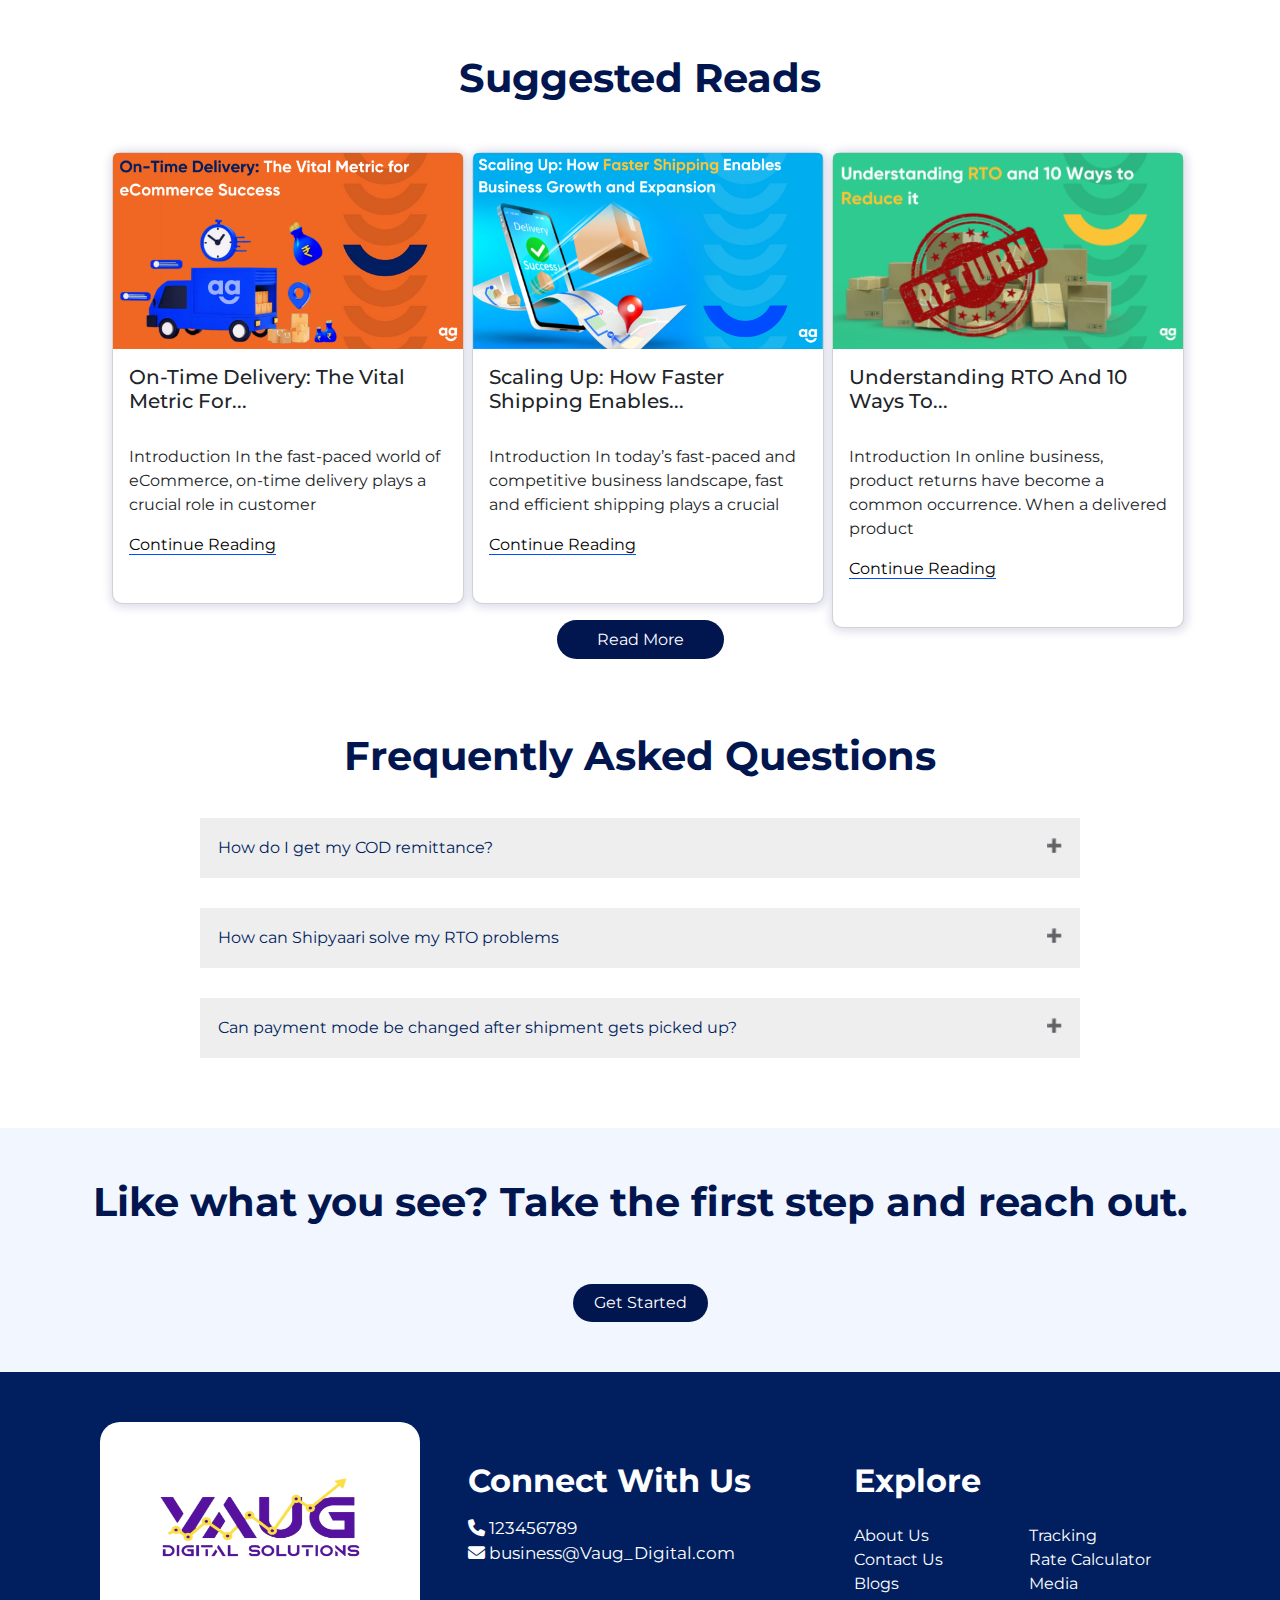
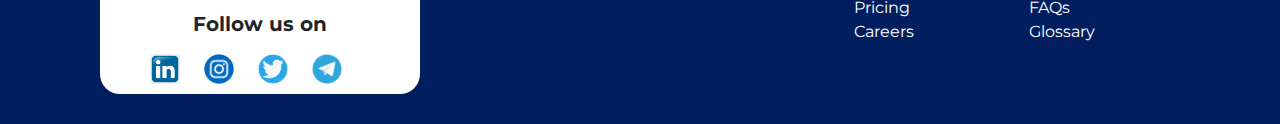
<file: serv3.html>
<!DOCTYPE html>
<html>
<head>
	<meta charset="utf-8">
	<meta name="viewport" content="width=device-width, initial-scale=1">
	<title>Social Media Marketing</title>
	<link rel="preconnect" href="https://fonts.googleapis.com">
	<link rel="preconnect" href="https://fonts.gstatic.com" crossorigin>
	<link rel="stylesheet" href="https://cdnjs.cloudflare.com/ajax/libs/font-awesome/6.3.0/css/all.min.css">
	<link href="https://fonts.googleapis.com/css2?family=Karla&family=Montserrat&display=swap" rel="stylesheet">
	<script src="https://code.jquery.com/jquery-3.6.0.min.js"></script>
	<link href="https://cdn.jsdelivr.net/npm/bootstrap@5.3.0-alpha1/dist/css/bootstrap.min.css" rel="stylesheet">
	<link rel="stylesheet" type="text/css" href="styles.css">
	<link rel="stylesheet" type="text/css" href="services.css">
	<!-- <link rel="stylesheet" type="text/css" href="about.css"> -->
	<style type="text/css">
		.container {
  display: grid;
  grid-template-columns: repeat(4, 1fr); /* Create 4 columns */
  gap: 10px; /* Adjust the gap as needed */
  justify-items: center; /* Center align items horizontally */
}

	.item{
		width: 250px;
		justify-content: center;
		border: 1px solid #ececec;
		padding-top: 20px;
		align-items: center;
		padding-left: 20px;
		padding-bottom: 5px;
		border-radius: 15px;

	}
	</style>
</head>
<body>

	<div class="navigation" >
    <nav class="navbar navbar-expand-lg fixed-top">
      <div class="container-fluid">
      	<a class="navbar-brand logo" href="#">Vaug</a>
        <!-- <img class="navbar-brand" src="images/logo.png"> -->
        <button class="navbar-toggler" type="button" data-bs-toggle="collapse" data-bs-target="#navbarSupportedContent" aria-controls="navbarSupportedContent" aria-expanded="false" aria-label="Toggle navigation">
          <span class="navbar-toggler-icon"></span>
        </button>
        <div class="collapse navbar-collapse" id="navbarSupportedContent">
          <ul class="navbar-nav me-auto mb-2 mb-lg-0">

          	<li class="nav-item dropdown">
	          <a class="nav-link dropdown-toggle" href="#" role="button" data-bs-toggle="dropdown" aria-expanded="false">
	            Solutions
	          </a>
	          <ul class="dropdown-menu">
	            <li><a class="dropdown-item" href="serv1.html">ECommerce Shipping</a></li>
	            <li><hr class="dropdown-divider"></li>
	            <li><a class="dropdown-item" href="serv2.html">International Shipping</a></li>
	            <li><hr class="dropdown-divider"></li>
	            <li><a class="dropdown-item" href="serv3.html">B2B and Bulk Shipping</a></li>
	            <li><hr class="dropdown-divider"></li>
	            <li><a class="dropdown-item" href="serv4.html">Hyperlocal</a></li>
	          </ul>
	      	</li>
       		<li class="nav-item">
	          <a class="nav-link" aria-current="page" href="feature.html">Features</a>
	        </li>
	        <li class="nav-item">
	          <a class="nav-link" href="pricing.html">Pricing</a>
	        </li>
	        <li class="nav-item">
	          <a class="nav-link" href="about.html">About Us</a>
	        </li>
	        <li class="nav-item dropdown">
	          <a class="nav-link dropdown-toggle" href="#" role="button" data-bs-toggle="dropdown" aria-expanded="false">
	            Resources
	          </a>
	          <ul class="dropdown-menu">
	            <li><a class="dropdown-item" href="blogs.html">Blogs</a></li>
	            <li><hr class="dropdown-divider"></li>
	            <li><a class="dropdown-item" href="media.html">Media Queries</a></li>
	            <li><hr class="dropdown-divider"></li>
	            <li><a class="dropdown-item" href="faq.html">FAQs</a></li>
	            <li><hr class="dropdown-divider"></li>
	            <li><a class="dropdown-item" href="glossary.html">Glossary</a></li>

	          </ul>
	      	</li>
	      	<li class="nav-but">
		        <a href="#" style="color:white;">Track Order</a>
		     </li> 
		     <li class="nav-but1">
		     	<button type="button" class="btn btn-warning">Try for Free!</button>
		     </li>
		     <li class="nav-but2">
				<button type="button" class="btn btn-light">Login</button>
		     </li>
		  	</ul>
		 </div>
      </div>
    </nav>
  </div>

  <div class="content_ab">
  	<h1> Transport Everything (Almost) with Our Bulk Shipping Solutions</h1>
  	<p>Get your business moving with our widest range of B2B / bulk shipping solutions, that suit your requirement and budget perfectly.</p>
  	<div class="text-center">
  		<button type="button" class="btn btn-light">Start now</button>
  	</div>
  	<div class="img-container">
	  	<img src="images/Wave.png" class="img-fluid" style="width:100%; margin-top: 100px; display: block;">
  	</div>
  </div>

  <div style="text-align: center; margin-top: 100px">
  	<h1 style="color:#01164f; font-weight: bold;">Shipping Rate Calculator</h1>
  	<p style="color: #01164f; margin:20px 100px 0px 100px">Calculate estimated shipping rates at the click of a button. Plan your shipments with our easy-to-use and quick shipping rate calculator to get an estimate of courier charges.</p>
  </div>
	<div class="text-center">
	  		<button type="button" class="btn" style="border-radius:30px; padding-left: 20px; padding-right: 20px; margin-top: 20px; background-color: #01164f; color:white">Check Now</button>
	</div>

	<div style="text-align: center; margin-top: 100px">
  	<h1 style="color:#01164f; font-weight: bold;">Benefits of Shipyaari Bulk Solutions</h1>
  	<p style="color: #01164f; margin:20px 100px 0px 100px">Seamless and efficient B2B / bulk shipping solutions to grow your business</p>
  </div>

  <div class="container" style="margin-top:50px">
	  <div class="item"><i class="fa-solid fa-chalkboard-user fa-2xl" style="color:#01164f;"></i>&nbsp&nbsp Affordable Rates</div>
	  <div class="item"><i class="fa-solid fa-cart-shopping fa-2xl" style="color:#01164f;"></i>&nbsp&nbspAI-driven recommendation engine</div>
	  <div class="item"><i class="fa-solid fa-users fa-2xl" style="color:#01164f;"></i>&nbsp&nbspReal-time tracking</div>
	  <div class="item"><i class="fa-solid fa-desktop fa-2xl" style="color:#01164f;"></i>&nbsp&nbspOne dashboard, &nbsp&nbsp&nbsp&nbsp&nbsp&nbsp&nbsp&nbsp&nbsp&nbsserv1.htmlmultiple carriers</div>
</div>


  	<div class="con">
			<div class="row" style="padding-top: 100px;">
	  		<div class="col-6">
	  			<img src="images/mob.png" class="mob">
	  		</div>
	  		<div class="col-6" >
	  			<h1>3 Steps to Get Started<br></h1>
	  			<p class="para1"><span class="he">Step 1: Add your orders</span><br>
				Easily import all your orders across channels with our API integration and select the shipments.<br><br>
				<span class="he">Step 2: Choose a Carrier Partner</span><br>
				Select a courier partner based on your specific requirements. Alternatively, you can also pick a partner based on our AI-driven recommendation engine.<br><br>
				<span class="he">Step 3: Pack, Ship & Track</span><br>
				Pack your shipments, print labels and hand them over to the courier partner. Following that, you can track your order and get real-time visibility on our dashboard.</p>
	  		</div>
	  	</div>
  	</div>

  	<div class="features" style="font-size: 14px;">
  	<div style="text-align: center; margin-top: 100px;font-weight: bold;">
	  	<h1 style="color:#01164f; ">How Shipyaari’s technology revolutionizes B2B Shipping?</h1>
	  	<p style="color: #01164f; margin:0px 100px 0px 100px">Multiple Pincodes. Multiple Carriers. Single Dashboard.<br>
				Time to say goodbye to manual and expensive bulk shipping with our widest range of B2B / bulk shipping solutions, with national and regional players that suit your requirement and budget perfectly.</p>
	  </div>
  	<div class="row" style="padding: 40px 200px 10px 200px;">
  		<div class="col-6" style="padding-right:30px">
  			<div class="row" style="background-color: white;/* white-space: normal;*/ border-radius: 20px; color:#011f5f">
  				<div class="col-4">
  					<img src="images/integrate.png">
  				</div>
  				<div class="col-8" style="padding-left: 45px; color:#011f5f">
  					<h5>Full Truck Load</h5>
  					<p>Full Truck Load (FTL) services are ideal for businesses seeking to transport large volumes of goods across India. With our FTL service, you can enjoy customized pick up, loading and moving services that match your specific requirements, ensuring timely and secure delivery of your cargo.</p>
  				</div>
  			</div>
  		</div>
  		<div class="col-6" style="padding-left:30px">
  			<div class="row" style="background-color: white;/* white-space: normal;*/ border-radius: 20px; color:#011f5f">
  				<div class="col-4">
  					<img src="images/pincode.png">
  				</div>
  				<div class="col-8" style="padding-left: 45px; color:#011f5f">
  					<h5>Part Truck Load</h5>
  					<p>Part Truck Load (PTL) service is ideal for businesses seeking to transport smaller quantities that do not require a full dedicated vehicle. Best suited to manage sudden surge in shipment volumes, efficiently and in a cost-effective manner.</p>
  				</div>
  			</div>
  		</div>
  	</div>

  	<div class="row" style="padding: 40px 200px 10px 200px;">
  		<div class="col-6" style="padding-right:30px">
  			<div class="row" style="background-color: white;border-radius: 20px; color:#011f5f;">
  				<div class="col-4" >
  					<img src="images/live.png">
  				</div>
  				<div class="col-8" style="padding-left: 45px; color:#011f5f">
  					<h5>Bulk B2B</h5>
  					<p>We offer transportation services for bulk B2B shipments. With our extensive network and state-of-the- art technology, we provide end-to-end logistics solutions that help businesses optimize their supply chain and reduce transportation costs.</p>
  				</div>
  			</div>
  		</div>
  		<div class="col-6" style="padding-left:30px">
  			<div class="row" style="background-color: white;/* white-space: normal;*/ border-radius: 20px; color:#011f5f">
  				<div class="col-4">
  					<img src="images/cod.png">
  				</div>
  				<div class="col-8" style="padding-left: 45px; color:#011f5f">
  					<h5>Air Cargo</h5>
  					<p>Ideal for businesses who need to transport goods quickly and efficiently across India. With our air cargo services, get fastest transit times, secure transportation, real-time tracking, monitoring, and reach all corners of the country within the next day of shipping.</p>
  				</div>
  			</div>
  		</div>
  	</div>

  	<div class="wavy">
	  	<img src="images/Wave.png" class="img-fluid" style="width:100%; padding-top: 80px; display: block;">
  </div>
  </div>


  <div  class="scroll" style="margin-top:80px;">

  	<h1 style="text-align:center; color:#011f5f; font-weight:bold;">Our Carrier Partners</h1>

	<marquee direction="left" scrollamount="10" onmouseover="this.stop();" onmouseout="this.start();" style=" overflow: hidden; margin: 50px 200px 20px 200px;">

		<img src="images/wix.png" style="margin-right: 80px;">	
		<img src="images/magento.png" style="margin-right: 80px;">	
		<img src="images/amazon.png" style="margin-right: 80px;">
		<img src="images/shop.png" style="margin-right: 80px;">	
		<img src="images/word.png" style="margin-right: 80px;">	
		<img src="images/tcs.png" style="margin-right: 80px;">
		<img src="images/infosys.png" style="margin-right: 80px;">
		<img src="images/xoxo.png" style="margin-right: 80px;">		

	</marquee>
</div>

<div style="background-color:#f2f6ff; padding-top: 50px; padding-bottom: 50px; margin-top: 150px;">
	
	<h1 style="text-align:center; color:#01164f; font-weight:bold;">Sellers display of affection</h1>

	<marquee direction="left" scrollamount="15" onmouseover="this.stop();" onmouseout="this.start();" style="margin-top: 30px; overflow: hidden;" >

		<div class="row">
			<div class="col-md-3" style="margin-right: 30px;">
				<div style="background-color:white; padding:20px; border-radius:30px; width:400px; white-space: normal; height: 250px;">
					<h5 style="color:#1c1279; font-weight: 800;">Shekar Pandey</h5>
					<img id="stars" src="images\stars.jpg">
					<p style="padding-top:10px">Earlier I worked with a shipping company that handled my glass products casually causing my reviews to drop and complaints increased. With Vaug Digital, I have not faced any issues. Highly recommend it!</p>
				</div>
			</div>

			<div class="col-md-3" style="margin-right: 30px;">
				<div style="background-color:white; padding:20px; border-radius:30px; width:400px; white-space: normal; height: 250px;">
					<h5 style="color:#1c1279; font-weight: 800;">Ajay Shah</h5> 
					<img id="stars" src="images\stars.jpg">
					<p style="padding-top:10px">Shipyaar’s rates are reasonable and they deliver on time. Overall, excellent and reliable to work with. Saniya and Vishal sir have always come through for any problem and are ready to go above and beyond to deliver exceptional service.</p>
				</div>
			</div>

			<div class="col-md-3" style="margin-right: 30px;">
				<div style="background-color:white; padding:20px; border-radius:30px; width:400px; white-space: normal; height: 250px;">
					<h5 style="color:#1c1279; font-weight: 800;">Poonam Mehta</h5> 
					<img id="stars" src="images\stars.jpg">
					<p style="padding-top:10px">One of the best aggregators that I have been dealing with for almost a year now. What I find best about them is the pricing and back-end delivery support. No other aggregator offers support like them. Highly recommend Vaug Digital.</p>
				</div>
			</div>

			<div class="col-md-2" style="margin-right: 30px;">
				<div style="background-color:white; padding:20px; border-radius:30px; width:400px; white-space: normal; height: 250px;">
					<h5 style="color:#1c1279; font-weight: 800;">Dilip Kumar</h5>
					<img id="stars" src="images\stars.jpg">
					<p style="padding-top:10px">The pocket pinch offered by Vaug Digital is the best compared to other carriers in the market. Best for small businesses like mine who do not have to go through the minimum number of orders cap.</p>
				</div>
			</div>

		</div>

	</marquee>



	<marquee direction="right" scrollamount="15" onmouseover="this.stop();" onmouseout="this.start();" style="margin-top: 30px; overflow: hidden;" >

		<div class="row">
			<div class="col-md-3" style="margin-right: 30px;">
				<div style="background-color:white; padding:20px; border-radius:30px; width:400px; white-space: normal; height: 210px;">
					<p>Earlier, we worked with costly and time consuming carrier partners. Their delayed deliveries cost us our international business. Vaug Digital helped us to rebuild customer trust on an international level. Thank you Vaug Digital</p>
				</div>
			</div>

			<div class="col-md-3" style="margin-right: 30px;">
				<div style="background-color:white; padding:20px; border-radius:30px; width:400px; white-space: normal; height: 210px; ">
					<p >Have been using Vaug Digital services for 9 years now. Their team, especially Hemakshi and Dipali promptly resolved issues. Customer service is outstanding. It’s great to work with them. Thanks team Vaug Digital and best wishes!</p>
				</div>
			</div>

			<div class="col-md-3" style="margin-right: 30px;">
				<div style="background-color:white; padding:20px; border-radius:30px; width:400px; white-space: normal; height: 210px;">
					<p>Vaug Digital is the best shipping partner with lowest rates. Shipping with them has been a breeze and they are extremely reliablefor all my shipping needs. Thanks Vaug Digital.</p>
				</div>
			</div>

			<div class="col-md-2" style="margin-right: 30px;">
				<div style="background-color:white; padding:20px; border-radius:30px; width:400px; white-space: normal; height: 210px;">
					<p>Very very prompt service at all times. There are no hassles whether it may be deliveries, pickups, or any other issues that arrive. For me, it is way better than all the other shipping aggregators out there.</p>
				</div>
			</div>
		</div>
	</marquee>
</div>




<div style="margin-top:50px;">

	<h1 style="text-align:center; color:#01164f; font-weight:bold;">Trusted by Thousands</h1>
	<p style="color: #01164f; margin-top: 20px; text-align:center;">The preferred choice of more than 25,000+ businesses</p>
	<div class="companies1">
	<div class="row" >
		<div class="col-md-2 col-sm-4 col-xs-6 ">
			<img src="images/word.png">
		</div>
		<div class="col-md-2 col-sm-4 col-xs-6">
	  	<img src="images/shop.png">
	  </div>
	  <div class="col-md-2 col-sm-4 col-xs-6">
	  	<img src="images/amazon.png">
	  </div>
	  <div class="col-md-2 col-sm-4 col-xs-6">
	  	<img src="images/magento.png">
	  </div>
	  <div class="col-md-2 col-sm-4 col-xs-6">
	  	<img src="images/wix.png">
	  </div>
		</div>
	</div> 
	</div>	

	<div>

		<h1 style="text-align:center; color:#01164f; font-weight:bold; margin-top: 80px;">Suggested Reads</h1>

		<div class="reads">
			
			<div class="row" style="margin-left: 100px; margin-right:100px; margin-top:50px;">
				<div class ="col-md-4 col-sm-4 col-xs-12">
					<div class="card" style="width: 22rem; padding-bottom: 30px; border-radius:10px; box-shadow: 1px 1px 8px 3px #dfdfec;">
					  <img class="card-img-top" src="images/1.png" alt="Card image cap">
					  <div class="card-body">
					    <h5 class="card-title">On-Time Delivery: The Vital Metric For...</h5>
					    <br>
					    <p class="card-text">Introduction In the fast-paced world of eCommerce, on-time delivery plays a crucial role in customer</p>
					    <a href="#" class="card-link">Continue Reading</a>
					  </div>
					</div>
				</div>
				<div class ="col-md-4 col-sm-4 col-xs-12">
					<div class="card" style="width: 22rem; padding-bottom: 30px; border-radius:10px; box-shadow: 1px 1px 8px 3px #dfdfec;">
					  <img class="card-img-top" src="images/2.png" alt="Card image cap">
					  <div class="card-body">
					    <h5 class="card-title">Scaling Up: How Faster Shipping Enables...</h5>

					    <br>
					    <p class="card-text">Introduction In today’s fast-paced and competitive business landscape, fast and efficient shipping plays a crucial</p>
					    <a href="#" class="card-link">Continue Reading</a>
					  </div>
					</div>
				</div>
				<div class ="col-md-4 col-sm-4 col-xs-12">
					<div class="card" style="width: 22rem; padding-bottom: 30px; border-radius:10px; box-shadow: 1px 1px 8px 3px #dfdfec;">
					  <img class="card-img-top" src="images/3.png" alt="Card image cap">
					  <div class="card-body">
					    <h5 class="card-title">Understanding RTO And 10 Ways To...</h5>
					    <br>
					    <p class="card-text">Introduction In online business, product returns have become a common occurrence. When a delivered product</p>
					    <a href="#" class="card-link">Continue Reading</a>
					  </div>
					</div>
				</div>
			</div>
		</div>
		<div class="text-center">
		  		<a href="blogs.html" style="border-radius:30px; padding: 10px 40px 10px 40px; margin-top: 20px; background-color: #01164f; color:white; text-decoration: none;" target="_blank">Read More</a>
		  	</div>
	</div>

	<div class="faq">
		<h1 style="text-align:center; color:#01164f; font-weight:bold; margin-top: 80px;">Frequently Asked Questions</h1>
		<button class="accordion">How do I get my COD remittance?</button>
		<div class="panel">
		  <p>
			Shipyaari offers Express COD remittance plans, and you have option of choosing even D+1 cycle (i.e. in one day after the day payments are collected).<br>
			Other Standard offerings are D+3, D+7, D+10.<br>

			For further details you can reach out to our service desk anytime between 6 a.m. to 12 midnight for any queries over this.<br>
			Connect with us on business@shipyaari.com or +91 9136996666</p>
		</div>

		<button class="accordion">How can Shipyaari solve my RTO problems</button>
		<div class="panel">
		  <p>Shipyaari has a dedicated and resourceful NDR team, that comes into play. They closely monitor the issue that causes RTO, resolve them by coordinating with courier partner and consignee. This practice alone reduces RTO by 3-5%.</p>
		</div>

		<button class="accordion">Can payment mode be changed after shipment gets picked up?</button>
		<div class="panel">
			<p>
			Yes, Shipyaari provides an option to change payment mode after the shipment has been picked. You can change the payment mode from “COD” to “Prepaid”, and from “Prepaid” to “COD”.<br>

			Seller can either raise a ticket from the Shipyaari portal to request change of payment mode or they can write an e-mail to care@shipyaari.com where our experts will get in touch with you.</p>
		</div>
	</div>

	<div style="background-color: #f2f6ff ; margin-top: 70px; padding-bottom:50px;">

  		<h1 style="text-align:center; color:#01164f; font-weight:bold; padding-top: 50px;">Like what you see?
Take the first step and reach out.</h1>

  		<div class="text-center">
		  		<button type="button" class="btn" style="border-radius:30px; padding-left: 20px; padding-right: 20px; margin-top: 50px; background-color: #01164f; color:white">Get Started</button>
		  	</div>

  	</div>

	<div class="footer">

	 		<div class="row">
	 				<div class="col-4">
	 					<div class="foot_box">
						  <img src="images/logo.png" alt="Card image cap" class="vauglogo">
						  <h5 style="text-align: center; font-weight: bold; margin-top: 10px;">Follow us on</h5>
						  <div id="links" style="padding-top:10px">
						    <a href="#" class="soc_media"><img src="images/link.png" ></a>
    						<a href="#" class="soc_media"><img src="images/insta.png"></a>
    						<a href="#" class="soc_media"><img src="images/twitter.png"></a>
    						<a href="#" class="soc_media"><img src="images/tele.png"></a>
    					</div>
						</div>
	 				</div>
	 				<div class="col-4" style="color: white; padding-top:40px">

	 					<h2 style="font-weight:bold; text-transform: capitalize;">Connect with us</h2>			
  					<p style="font-size: 17px; margin-top: 15px;"><i class="fa-solid fa-phone"></i> 123456789<br>
  					<i class="fa-solid fa-envelope"></i> business@Vaug_Digital.com</p>
	 					
	 				</div>
	 				<div class="col-4" style="color:white; padding-top:40px; padding-left:30px">

	 					<h2 style="font-weight:bold; text-transform: capitalize;">Explore</h2>

	 					<div class="row">
	 						<div class="col-6">
		 						<ul style="list-style-type: none; padding:0px; margin-top: 15px;" class="foot_links">
			  					<li><a href="#">About Us</a>
			  					<li><a href="#">Contact Us</a>
									<li><a href="#">Blogs</a>
									<li><a href="#">Pricing</a>
									<li><a href="#">Careers</a>
	  						</ul> 
	 						</div>

	 						<div class="col-6">
		 						<ul style="list-style-type: none; padding:0px; margin-top: 15px;" class="foot_links">
			  					<li><a href="#">Tracking</a>
			  					<li><a href="#">Rate Calculator</a>
									<li><a href="#">Media</a>
									<li><a href="#">FAQs</a>
									<li><a href="#">Glossary</a>
	  						</ul> 
	 						</div>
	 					</div>

	 					
	 					
	 				</div>
	 		</div>
	 </div>
  	

	<script>
		var acc = document.getElementsByClassName("accordion");
		var i;

		for (i = 0; i < acc.length; i++) {
		  acc[i].addEventListener("click", function() {
		    this.classList.toggle("active");
		    var panel = this.nextElementSibling;
		    if (panel.style.maxHeight) {
		      panel.style.maxHeight = null;
		    } else {
		      panel.style.maxHeight = panel.scrollHeight + "px";
		    }
		  });
	}
</script>
	

	 <script src="https://code.jquery.com/jquery-3.5.1.slim.min.js"></script>
	 <script src="https://cdn.jsdelivr.net/npm/@popperjs/core@2.11.6/dist/umd/popper.min.js"></script>
	 <script src="https://cdn.jsdelivr.net/npm/bootstrap@5.3.0-alpha1/dist/js/bootstrap.min.js"></script>


</body>
</html>
</file>
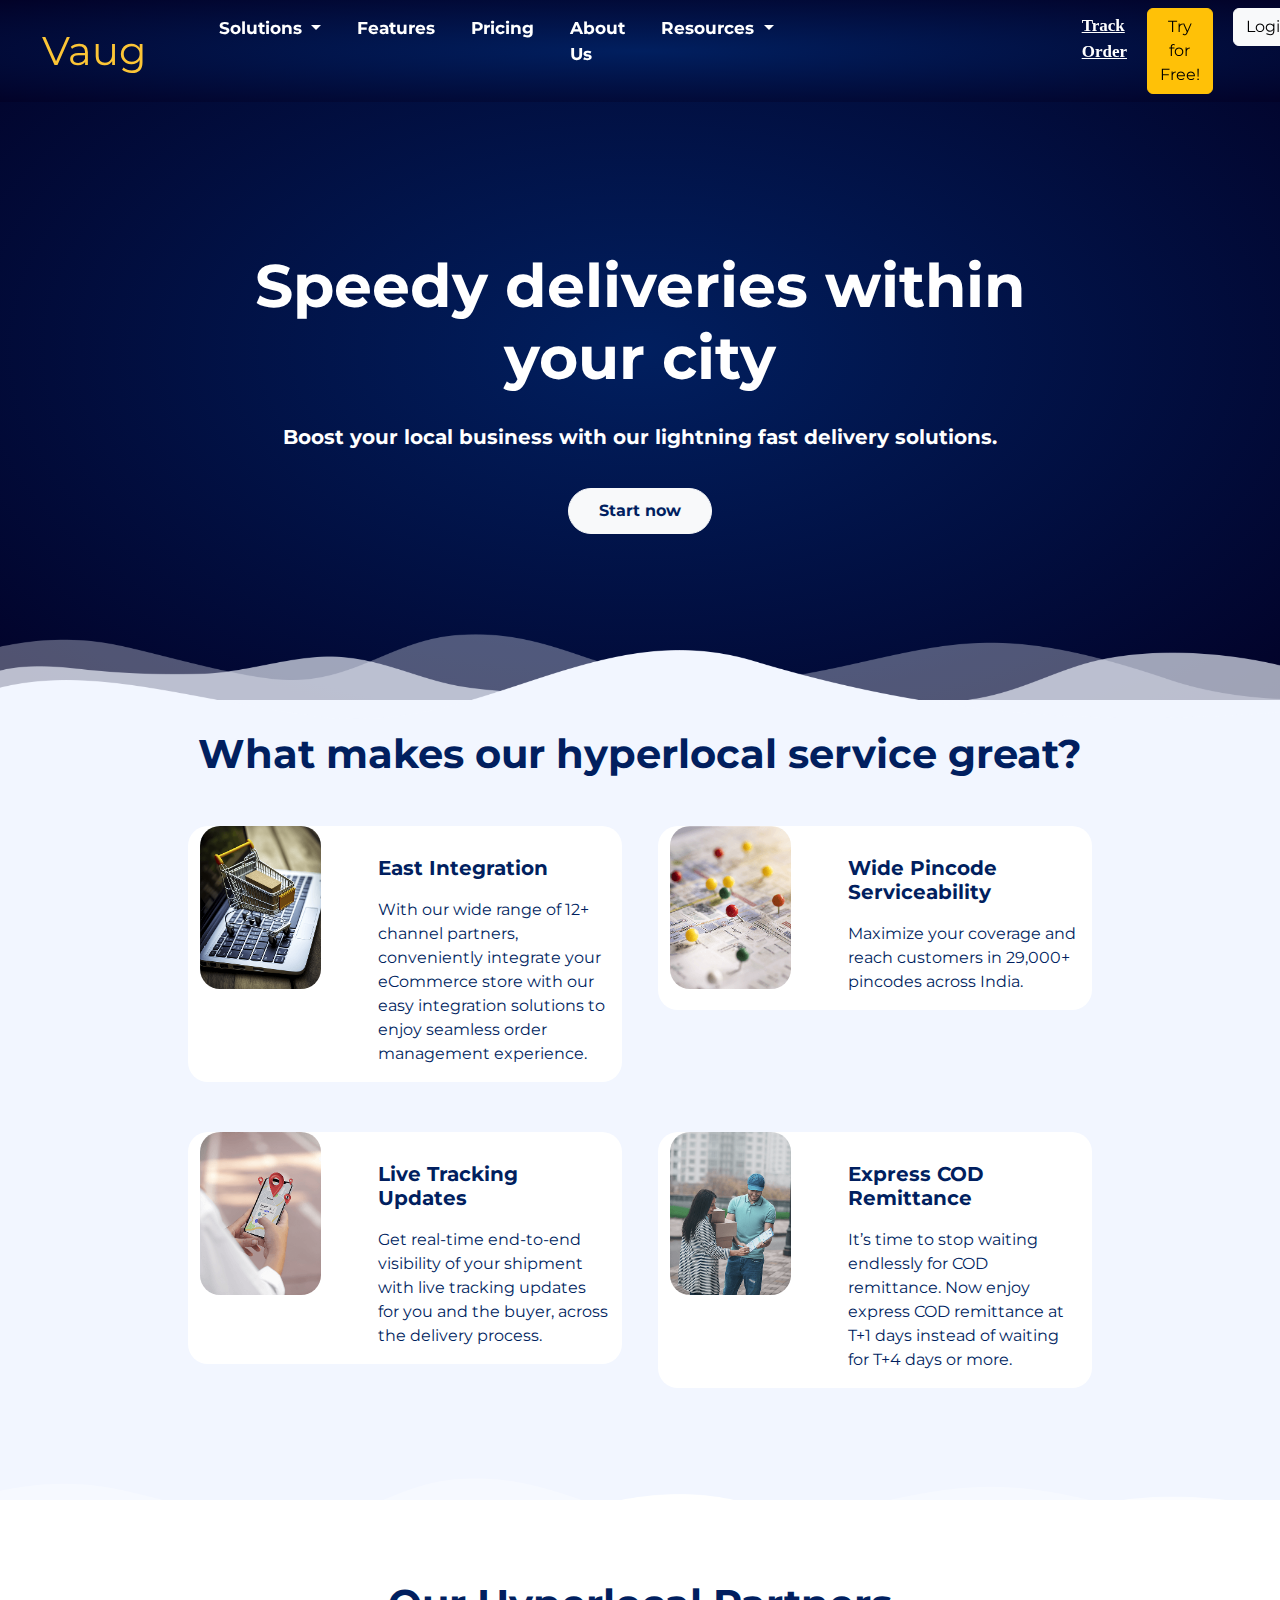
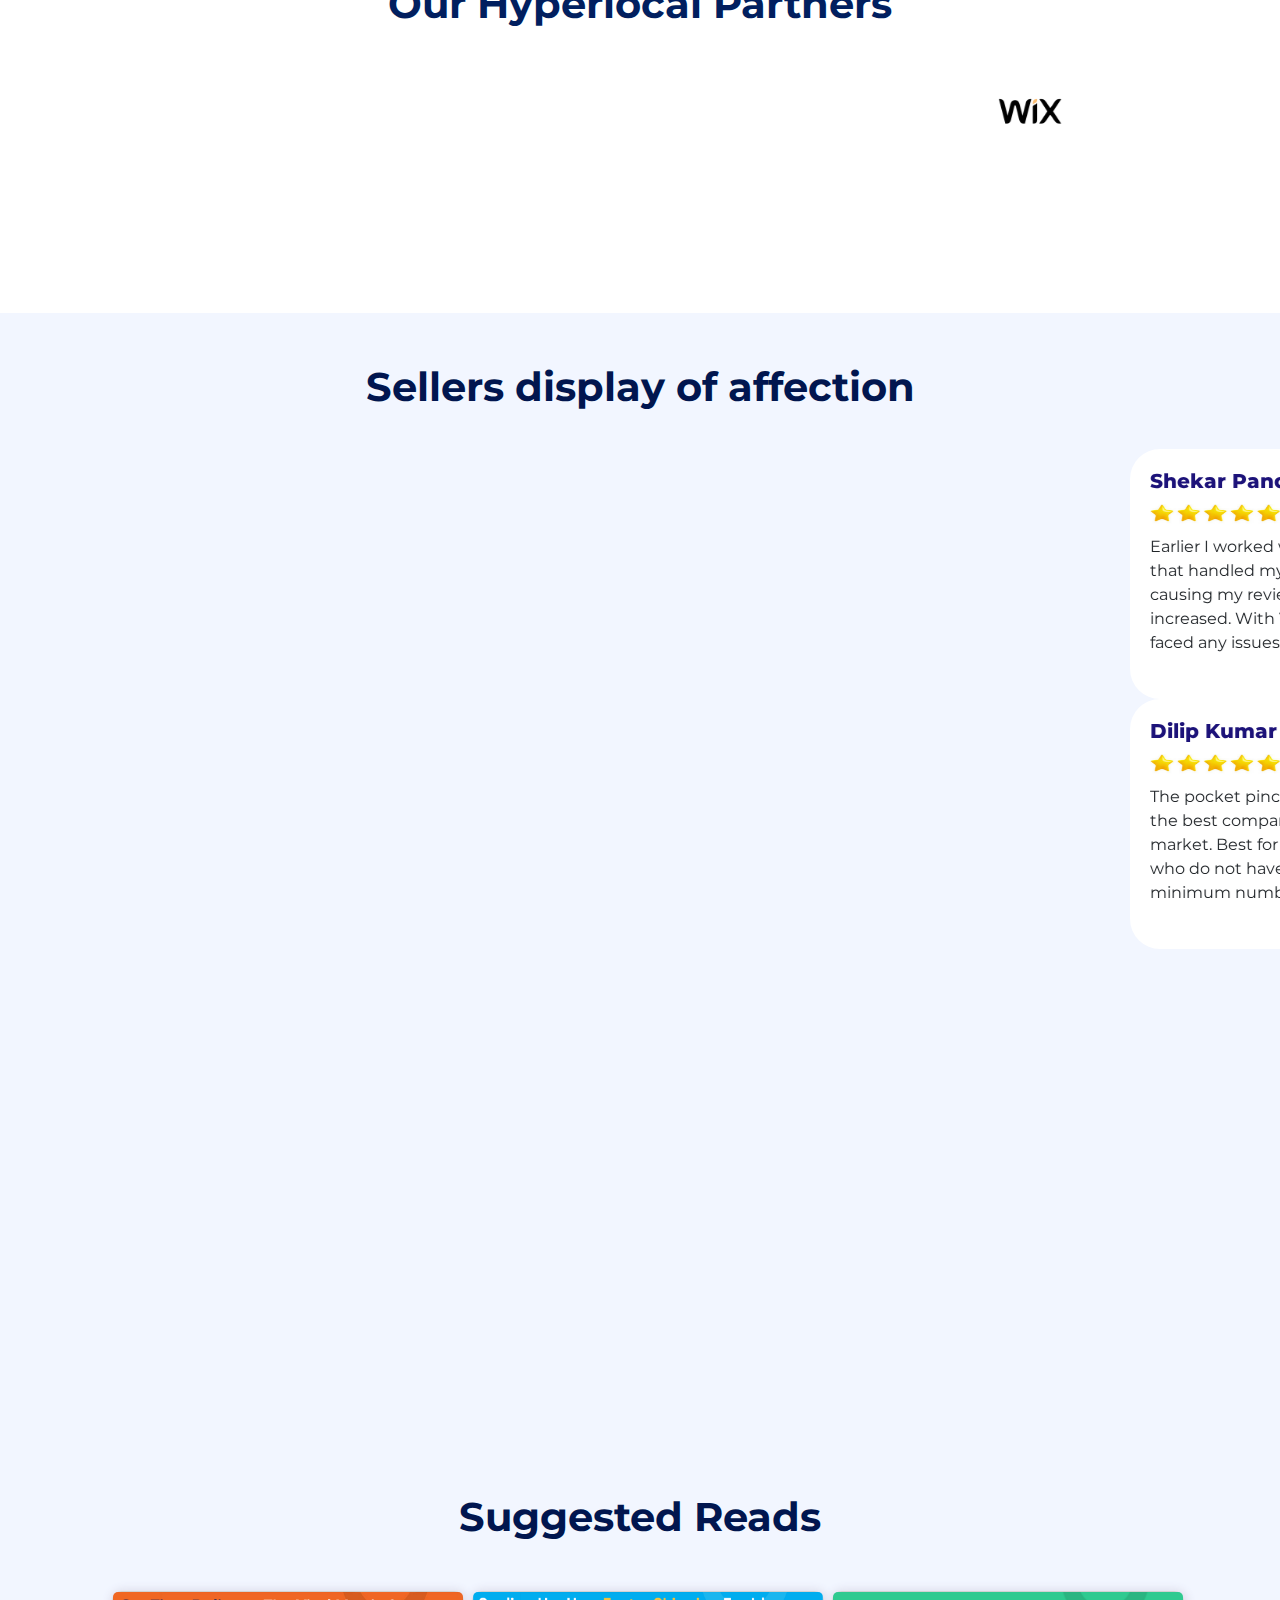
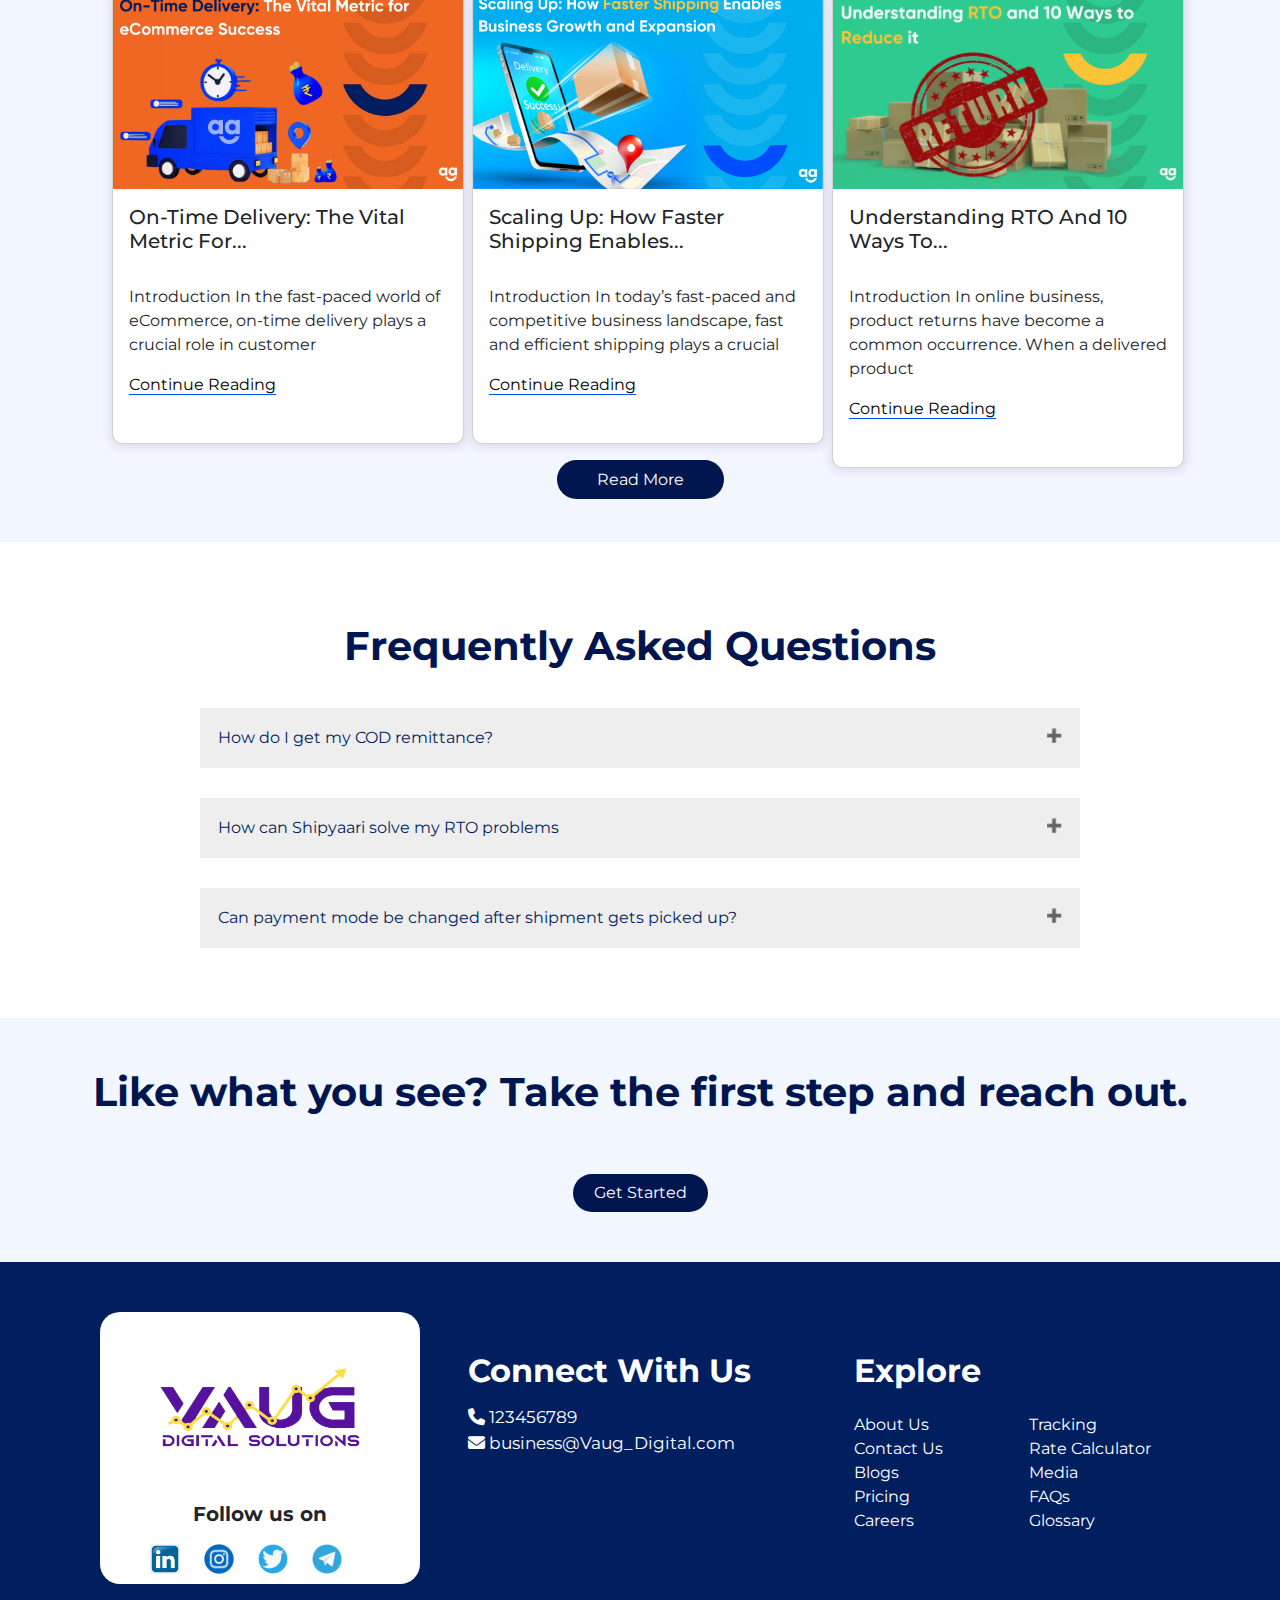
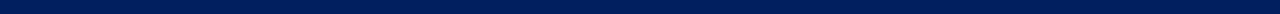
<file: serv4.html>
<!DOCTYPE html>
<html>
<head>
	<meta charset="utf-8">
	<meta name="viewport" content="width=device-width, initial-scale=1">
	<title>Web Development</title>
	<link rel="preconnect" href="https://fonts.googleapis.com">
	<link rel="preconnect" href="https://fonts.gstatic.com" crossorigin>
	<link rel="stylesheet" href="https://cdnjs.cloudflare.com/ajax/libs/font-awesome/6.3.0/css/all.min.css">
	<link href="https://fonts.googleapis.com/css2?family=Karla&family=Montserrat&display=swap" rel="stylesheet">
	<script src="https://code.jquery.com/jquery-3.6.0.min.js"></script>
	<link href="https://cdn.jsdelivr.net/npm/bootstrap@5.3.0-alpha1/dist/css/bootstrap.min.css" rel="stylesheet">
	<link rel="stylesheet" type="text/css" href="styles.css">
	<link rel="stylesheet" type="text/css" href="services.css">
</head>
<body>

	<div class="navigation" >
    <nav class="navbar navbar-expand-lg fixed-top">
      <div class="container-fluid">
      	<a class="navbar-brand logo" href="#">Vaug</a>
        <!-- <img class="navbar-brand" src="images/logo.png"> -->
        <button class="navbar-toggler" type="button" data-bs-toggle="collapse" data-bs-target="#navbarSupportedContent" aria-controls="navbarSupportedContent" aria-expanded="false" aria-label="Toggle navigation">
          <span class="navbar-toggler-icon"></span>
        </button>
        <div class="collapse navbar-collapse" id="navbarSupportedContent">
          <ul class="navbar-nav me-auto mb-2 mb-lg-0">

          	<li class="nav-item dropdown">
	          <a class="nav-link dropdown-toggle" href="#" role="button" data-bs-toggle="dropdown" aria-expanded="false">
	            Solutions
	          </a>
	          <ul class="dropdown-menu">
	            <li><a class="dropdown-item" href="serv1.html">ECommerce Shipping</a></li>
	            <li><hr class="dropdown-divider"></li>
	            <li><a class="dropdown-item" href="serv2.html">International Shipping</a></li>
	            <li><hr class="dropdown-divider"></li>
	            <li><a class="dropdown-item" href="serv3.html">B2B and Bulk Shipping</a></li>
	            <li><hr class="dropdown-divider"></li>
	            <li><a class="dropdown-item" href="serv4.html">Hyperlocal</a></li>
	          </ul>
	      	</li>
       		<li class="nav-item">
	          <a class="nav-link" aria-current="page" href="feature.html">Features</a>
	        </li>
	        <li class="nav-item">
	          <a class="nav-link" href="pricing.html">Pricing</a>
	        </li>
	        <li class="nav-item">
	          <a class="nav-link" href="about.html">About Us</a>
	        </li>
	        <li class="nav-item dropdown">
	          <a class="nav-link dropdown-toggle" href="#" role="button" data-bs-toggle="dropdown" aria-expanded="false">
	            Resources
	          </a>
	          <ul class="dropdown-menu">
	            <li><a class="dropdown-item" href="blogs.html">Blogs</a></li>
	            <li><hr class="dropdown-divider"></li>
	            <li><a class="dropdown-item" href="media.html">Media Queries</a></li>
	            <li><hr class="dropdown-divider"></li>
	            <li><a class="dropdown-item" href="faq.html">FAQs</a></li>
	            <li><hr class="dropdown-divider"></li>
	            <li><a class="dropdown-item" href="glossary.html">Glossary</a></li>
	          </ul>
	      	</li>
	      	<li class="nav-but">
		        <a href="#" style="color:white;">Track Order</a>
		     </li> 
		     <li class="nav-but1">
		     	<button type="button" class="btn btn-warning">Try for Free!</button>
		     </li>
		     <li class="nav-but2">
				<button type="button" class="btn btn-light">Login</button>
		     </li>
		  	</ul>
		 </div>
      </div>
    </nav>
  </div>

  <div class="content_ab" style="height: 700px;">
  	<h1> Speedy deliveries within your city</h1>
  	<p>Boost your local business with our lightning fast delivery solutions.</p>
  	<div class="text-center">
  		<button type="button" class="btn btn-light">Start now</button>
  	</div>
  	<div class="img-container">
	  	<img src="images/Wave-blue.png" class="img-fluid" style="width:100%; margin-top: 100px; display: block;">
  	</div>
  </div>


  <div class="features" style="margin-top:0px">
  	<h1>What makes our hyperlocal service great?</h1>
  	<div class="row" style="padding: 10px 200px 10px 200px;">
  		<div class="col-6" style="padding-right:30px">
  			<div class="row" style="background-color: white;/* white-space: normal;*/ border-radius: 20px; color:#011f5f">
  				<div class="col-4">
  					<img src="images/integrate.png">
  				</div>
  				<div class="col-8" style="padding-left: 45px; color:#011f5f">
  					<h5>East Integration</h5>
  					<p>With our wide range of 12+ channel partners, conveniently integrate your eCommerce store with our easy integration solutions to enjoy seamless order management experience.</p>
  				</div>
  			</div>
  		</div>
  		<div class="col-6" style="padding-left:30px">
  			<div class="row" style="background-color: white;/* white-space: normal;*/ border-radius: 20px; color:#011f5f">
  				<div class="col-4">
  					<img src="images/pincode.png">
  				</div>
  				<div class="col-8" style="padding-left: 45px; color:#011f5f">
  					<h5>Wide Pincode Serviceability</h5>
  					<p>Maximize your coverage and reach customers in 29,000+ pincodes across India.</p>
  				</div>
  			</div>
  		</div>
  	</div>

  	<div class="row" style="padding: 40px 200px 10px 200px;">
  		<div class="col-6" style="padding-right:30px">
  			<div class="row" style="background-color: white;border-radius: 20px; color:#011f5f;">
  				<div class="col-4" >
  					<img src="images/live.png">
  				</div>
  				<div class="col-8" style="padding-left: 45px; color:#011f5f">
  					<h5>Live Tracking Updates</h5>
  					<p>Get real-time end-to-end visibility of your shipment with live tracking updates for you and the buyer, across the delivery process.</p>
  				</div>
  			</div>
  		</div>
  		<div class="col-6" style="padding-left:30px">
  			<div class="row" style="background-color: white;/* white-space: normal;*/ border-radius: 20px; color:#011f5f">
  				<div class="col-4">
  					<img src="images/cod.png">
  				</div>
  				<div class="col-8" style="padding-left: 45px; color:#011f5f">
  					<h5>Express COD Remittance</h5>
  					<p>It’s time to stop waiting endlessly for COD remittance. Now enjoy express COD remittance at T+1 days instead of waiting for T+4 days or more.</p>
  				</div>
  			</div>
  		</div>
  	</div>

  	<div class="wavy">
	  	<img src="images/Wave.png" class="img-fluid" style="width:100%; padding-top: 80px; display: block;">
  </div>
  </div>

   <div  class="scroll" style="margin-top:80px;">

  	<h1 style="text-align:center; color:#011f5f; font-weight:bold;">Our Hyperlocal Partners</h1>

	<marquee direction="left" scrollamount="10" onmouseover="this.stop();" onmouseout="this.start();" style=" overflow: hidden; margin: 50px 200px 20px 200px;">

		<img src="images/wix.png" style="margin-right: 80px;">	
		<img src="images/magento.png" style="margin-right: 80px;">	
		<img src="images/amazon.png" style="margin-right: 80px;">
		<img src="images/shop.png" style="margin-right: 80px;">	
		<img src="images/word.png" style="margin-right: 80px;">	
		<img src="images/tcs.png" style="margin-right: 80px;">
		<img src="images/infosys.png" style="margin-right: 80px;">
		<img src="images/xoxo.png" style="margin-right: 80px;">		

	</marquee>
</div>

<div style="background-color:#f2f6ff; padding-top: 50px; padding-bottom: 50px; margin-top: 150px;">
	
	<h1 style="text-align:center; color:#01164f; font-weight:bold;">Sellers display of affection</h1>

	<marquee direction="left" scrollamount="15" onmouseover="this.stop();" onmouseout="this.start();" style="margin-top: 30px; overflow: hidden;" >

		<div class="row">
			<div class="col-md-3" style="margin-right: 30px;">
				<div style="background-color:white; padding:20px; border-radius:30px; width:400px; white-space: normal; height: 250px;">
					<h5 style="color:#1c1279; font-weight: 800;">Shekar Pandey</h5>
					<img id="stars" src="images\stars.jpg">
					<p style="padding-top:10px">Earlier I worked with a shipping company that handled my glass products casually causing my reviews to drop and complaints increased. With Vaug Digital, I have not faced any issues. Highly recommend it!</p>
				</div>
			</div>

			<div class="col-md-3" style="margin-right: 30px;">
				<div style="background-color:white; padding:20px; border-radius:30px; width:400px; white-space: normal; height: 250px;">
					<h5 style="color:#1c1279; font-weight: 800;">Ajay Shah</h5> 
					<img id="stars" src="images\stars.jpg">
					<p style="padding-top:10px">Shipyaar’s rates are reasonable and they deliver on time. Overall, excellent and reliable to work with. Saniya and Vishal sir have always come through for any problem and are ready to go above and beyond to deliver exceptional service.</p>
				</div>
			</div>

			<div class="col-md-3" style="margin-right: 30px;">
				<div style="background-color:white; padding:20px; border-radius:30px; width:400px; white-space: normal; height: 250px;">
					<h5 style="color:#1c1279; font-weight: 800;">Poonam Mehta</h5> 
					<img id="stars" src="images\stars.jpg">
					<p style="padding-top:10px">One of the best aggregators that I have been dealing with for almost a year now. What I find best about them is the pricing and back-end delivery support. No other aggregator offers support like them. Highly recommend Vaug Digital.</p>
				</div>
			</div>

			<div class="col-md-2" style="margin-right: 30px;">
				<div style="background-color:white; padding:20px; border-radius:30px; width:400px; white-space: normal; height: 250px;">
					<h5 style="color:#1c1279; font-weight: 800;">Dilip Kumar</h5>
					<img id="stars" src="images\stars.jpg">
					<p style="padding-top:10px">The pocket pinch offered by Vaug Digital is the best compared to other carriers in the market. Best for small businesses like mine who do not have to go through the minimum number of orders cap.</p>
				</div>
			</div>

		</div>

	</marquee>



	<marquee direction="right" scrollamount="15" onmouseover="this.stop();" onmouseout="this.start();" style="margin-top: 30px; overflow: hidden;" >

		<div class="row">
			<div class="col-md-3" style="margin-right: 30px;">
				<div style="background-color:white; padding:20px; border-radius:30px; width:400px; white-space: normal; height: 210px;">
					<p>Earlier, we worked with costly and time consuming carrier partners. Their delayed deliveries cost us our international business. Vaug Digital helped us to rebuild customer trust on an international level. Thank you Vaug Digital</p>
				</div>
			</div>

			<div class="col-md-3" style="margin-right: 30px;">
				<div style="background-color:white; padding:20px; border-radius:30px; width:400px; white-space: normal; height: 210px; ">
					<p >Have been using Vaug Digital services for 9 years now. Their team, especially Hemakshi and Dipali promptly resolved issues. Customer service is outstanding. It’s great to work with them. Thanks team Vaug Digital and best wishes!</p>
				</div>
			</div>

			<div class="col-md-3" style="margin-right: 30px;">
				<div style="background-color:white; padding:20px; border-radius:30px; width:400px; white-space: normal; height: 210px;">
					<p>Vaug Digital is the best shipping partner with lowest rates. Shipping with them has been a breeze and they are extremely reliablefor all my shipping needs. Thanks Vaug Digital.</p>
				</div>
			</div>

			<div class="col-md-2" style="margin-right: 30px;">
				<div style="background-color:white; padding:20px; border-radius:30px; width:400px; white-space: normal; height: 210px;">
					<p>Very very prompt service at all times. There are no hassles whether it may be deliveries, pickups, or any other issues that arrive. For me, it is way better than all the other shipping aggregators out there.</p>
				</div>
			</div>
		</div>
	</marquee>
</divserv1.html

	<div>

		<h1 style="text-align:center; color:#01164f; font-weight:bold; margin-top: 80px;">Suggested Reads</h1>

		<div class="reads">
			
			<div class="row" style="margin-left: 100px; margin-right:100px; margin-top:50px;">
				<div class ="col-md-4 col-sm-4 col-xs-12">
					<div class="card" style="width: 22rem; padding-bottom: 30px; border-radius:10px; box-shadow: 1px 1px 8px 3px #dfdfec;">
					  <img class="card-img-top" src="images/1.png" alt="Card image cap">
					  <div class="card-body">
					    <h5 class="card-title">On-Time Delivery: The Vital Metric For...</h5>
					    <br>
					    <p class="card-text">Introduction In the fast-paced world of eCommerce, on-time delivery plays a crucial role in customer</p>
					    <a href="#" class="card-link">Continue Reading</a>
					  </div>
					</div>
				</div>
				<div class ="col-md-4 col-sm-4 col-xs-12">
					<div class="card" style="width: 22rem; padding-bottom: 30px; border-radius:10px; box-shadow: 1px 1px 8px 3px #dfdfec;">
					  <img class="card-img-top" src="images/2.png" alt="Card image cap">
					  <div class="card-body">
					    <h5 class="card-title">Scaling Up: How Faster Shipping Enables...</h5>

					    <br>
					    <p class="card-text">Introduction In today’s fast-paced and competitive business landscape, fast and efficient shipping plays a crucial</p>
					    <a href="#" class="card-link">Continue Reading</a>
					  </div>
					</div>
				</div>
				<div class ="col-md-4 col-sm-4 col-xs-12">
					<div class="card" style="width: 22rem; padding-bottom: 30px; border-radius:10px; box-shadow: 1px 1px 8px 3px #dfdfec;">
					  <img class="card-img-top" src="images/3.png" alt="Card image cap">
					  <div class="card-body">
					    <h5 class="card-title">Understanding RTO And 10 Ways To...</h5>
					    <br>
					    <p class="card-text">Introduction In online business, product returns have become a common occurrence. When a delivered product</p>
					    <a href="#" class="card-link">Continue Reading</a>
					  </div>
					</div>
				</div>
			</div>
		</div>
		<div class="text-center">
		  		<!-- <button type="button" class="btn" style="border-radius:30px; padding-left: 40px; padding-right: 40px; margin-top: 20px; background-color: #01164f; color:white">Read More</button> -->
		  		<a href="blogs.html" style="border-radius:30px; padding: 10px 40px 10px 40px; margin-top: 20px; background-color: #01164f; color:white; text-decoration: none;" target="_blank">Read More</a>
		  	</div>
	</div>

	<div class="faq">
		<h1 style="text-align:center; color:#01164f; font-weight:bold; margin-top: 80px;">Frequently Asked Questions</h1>
		<button class="accordion">How do I get my COD remittance?</button>
		<div class="panel">
		  <p>
			Shipyaari offers Express COD remittance plans, and you have option of choosing even D+1 cycle (i.e. in one day after the day payments are collected).<br>
			Other Standard offerings are D+3, D+7, D+10.<br>

			For further details you can reach out to our service desk anytime between 6 a.m. to 12 midnight for any queries over this.<br>
			Connect with us on business@shipyaari.com or +91 9136996666</p>
		</div>

		<button class="accordion">How can Shipyaari solve my RTO problems</button>
		<div class="panel">
		  <p>Shipyaari has a dedicated and resourceful NDR team, that comes into play. They closely monitor the issue that causes RTO, resolve them by coordinating with courier partner and consignee. This practice alone reduces RTO by 3-5%.</p>
		</div>

		<button class="accordion">Can payment mode be changed after shipment gets picked up?</button>
		<div class="panel">
			<p>
			Yes, Shipyaari provides an option to change payment mode after the shipment has been picked. You can change the payment mode from “COD” to “Prepaid”, and from “Prepaid” to “COD”.<br>

			Seller can either raise a ticket from the Shipyaari portal to request change of payment mode or they can write an e-mail to care@shipyaari.com where our experts will get in touch with you.</p>
		</div>
	</div>

	<div style="background-color: #f2f6ff ; margin-top: 70px; padding-bottom:50px;">

  		<h1 style="text-align:center; color:#01164f; font-weight:bold; padding-top: 50px;">Like what you see?
Take the first step and reach out.</h1>

  		<div class="text-center">
		  		<button type="button" class="btn" style="border-radius:30px; padding-left: 20px; padding-right: 20px; margin-top: 50px; background-color: #01164f; color:white">Get Started</button>
		  	</div>

  	</div>

	<div class="footer">

	 		<div class="row">
	 				<div class="col-4">
	 					<div class="foot_box">
						  <img src="images/logo.png" alt="Card image cap" class="vauglogo">
						  <h5 style="text-align: center; font-weight: bold; margin-top: 10px;">Follow us on</h5>
						  <div id="links" style="padding-top:10px">
						    <a href="#" class="soc_media"><img src="images/link.png" ></a>
    						<a href="#" class="soc_media"><img src="images/insta.png"></a>
    						<a href="#" class="soc_media"><img src="images/twitter.png"></a>
    						<a href="#" class="soc_media"><img src="images/tele.png"></a>
    					</div>
						</div>
	 				</div>
	 				<div class="col-4" style="color: white; padding-top:40px">

	 					<h2 style="font-weight:bold; text-transform: capitalize;">Connect with us</h2>			
  					<p style="font-size: 17px; margin-top: 15px;"><i class="fa-solid fa-phone"></i> 123456789<br>
  					<i class="fa-solid fa-envelope"></i> business@Vaug_Digital.com</p>
	 					
	 				</div>
	 				<div class="col-4" style="color:white; padding-top:40px; padding-left:30px">

	 					<h2 style="font-weight:bold; text-transform: capitalize;">Explore</h2>

	 					<div class="row">
	 						<div class="col-6">
		 						<ul style="list-style-type: none; padding:0px; margin-top: 15px;" class="foot_links">
			  					<li><a href="#">About Us</a>
			  					<li><a href="#">Contact Us</a>
									<li><a href="#">Blogs</a>
									<li><a href="#">Pricing</a>
									<li><a href="#">Careers</a>
	  						</ul> 
	 						</div>

	 						<div class="col-6">
		 						<ul style="list-style-type: none; padding:0px; margin-top: 15px;" class="foot_links">
			  					<li><a href="#">Tracking</a>
			  					<li><a href="#">Rate Calculator</a>
									<li><a href="#">Media</a>
									<li><a href="#">FAQs</a>
									<li><a href="#">Glossary</a>
	  						</ul> 
	 						</div>
	 					</div>

	 					
	 					
	 				</div>
	 		</div>
	 </div>
  	

	<script>
		var acc = document.getElementsByClassName("accordion");
		var i;

		for (i = 0; i < acc.length; i++) {
		  acc[i].addEventListener("click", function() {
		    this.classList.toggle("active");
		    var panel = this.nextElementSibling;
		    if (panel.style.maxHeight) {
		      panel.style.maxHeight = null;
		    } else {
		      panel.style.maxHeight = panel.scrollHeight + "px";
		    }
		  });
	}
</script>
	

	 <script src="https://code.jquery.com/jquery-3.5.1.slim.min.js"></script>
	 <script src="https://cdn.jsdelivr.net/npm/@popperjs/core@2.11.6/dist/umd/popper.min.js"></script>
	 <script src="https://cdn.jsdelivr.net/npm/bootstrap@5.3.0-alpha1/dist/js/bootstrap.min.js"></script>


</body>
</html>
</file>
<file: styles.css>
.navbar-brand{
	/*width: 130px;*/
	/*height: 100px;*/
	margin-left: 30px;
	font-family: 'Karla', sans-serif;
	font-family: 'Montserrat', sans-serif;
	font-size: 40px;
	margin-top: 5px;
	margin-right: 45px;
	margin-bottom: 5px;
	color: #fcc536;
	/*margin: 0px;*/
}

.nav-item{
	margin-left: 20px;
	font-size: 17px;
	font-weight: bold;
}
.nav-link{
	/*font-family: 'gilroy-medium';*/
	/*margin-left: 30px;*/
	color: white;
	font-family: 'Karla', sans-serif;
	font-family: 'Montserrat', sans-serif;

}

.nav-link:focus{
	color: white;
}

.nav-link:hover{
	color: white;
}

.nav-but{
	margin-left: 300px;
	font-family: 'gilroy-regular';
	font-size: 17px;
	font-weight: bold;
	padding-top: 5px;

}
.nav-but1,.nav-but2{
	margin-left: 20px;
	/*border-radius: 30% ;*/
}


.navbar{
	width: 100%;

	/*position: fixed;*/
	/*background-color: #BD76EC ;*/
	/*background-color: #D49AFB;*/
	background-image: radial-gradient(#011f5f,#020228);
}

body{
	overflow-x: hidden;
	/*font-family: 'Noto Sans', sans-serif;*/
	/*font-family: 'Karla', sans-serif;*/
	font-family: 'Karla', sans-serif;
	font-family: 'Montserrat', sans-serif;
}
.content
{
	padding-top: 120px;
	color: white;	
	/*font-family: 'Karla', sans-serif;*/
	background-image: radial-gradient(#011f5f,#020228);
	width: 100%;
	height: 900px;
}
.content h1{
	text-align: center;
	font-size: 70px;
	font-weight: bold;
}

.content p{
	text-align: center;
	font-size: 19px;
	padding-top: 15px;
	/*font-family: 'gilroy-regular' ;*/
}
/*.wave{
	margin-top: 120px;
}*/

.image-container {
    position: relative;
}

.para{
	text-align: center;
	/*font-family: 'gilroy-regular';*/
	font-size: 18px;
}

.slides{
	margin: 50px 200px 50px 200px;
}

.slides img{
	border-radius: 30px;
	width: 800px;
	height: 500px;
	margin: 50px auto 50px auto;
}

.carousel-container {
  position: relative; 
}

.carousel-indicators {
	/*border-radius: 70px;*/
  position: absolute;
  bottom: 50px; 
  left: 35%;
  transform: translateX(-50%); /* to center horizontally */
  z-index: 1;
  /*background-color: black;*/
}

.overlays{
	margin-left: 200px;
	margin-right: 200px;
}

.overlays img{
	border-radius: 30px;
	width: 500px;
	height: 300px;

}

#stars{
		height: 20px;
		width: 130px;
		margin-left: 0px;
	}

.vauglogo{
	height: 170px;
	width: 200px;
	margin-left: auto;
	margin-right: auto;
	display: block;
}

.soc_media{
	text-decoration: none;
	margin: 10px;
}

.soc_media img{
	width: 30px;
	height: 30px;
}

#links{
	margin-left: 30px;
}

.foot_box{
	padding: 10px;
	background-color: white;
	width:20rem;
	border-radius: 20px;
}

.footer{
	background-color: #011f5f;
	padding: 50px 100px 30px 100px;
}

.foot_links li a{
	color: white;
	text-decoration: none;
}

@media screen and (min-width: 1260px)
{
	.ban1{
		position: absolute;
		display: block;
		width: 670px;
		height: 500px;
		top: 530px;
		left: 400px;
		border-radius: 30px;
		z-index: 1;
	}

.ban2{
		position: absolute;
		display: block;
		width: 250px;
		height: 450px;
		top: 580px;
		left: 200px;
		border-radius: 30px;
		z-index: 2;
	}

.ban3{
		position: absolute;
		display: block;
		width: 200px;
		height: 180px;
		top: 820px;
		left: 950px;
		border-radius: 10px;
		z-index: 2;
	}

	.companies{
		margin-left: 300px;
	}
	
	.hi{
		height: 10px;
		width: 50px;
		margin-left: 100px;
	}
	.companies img{
		
	width: 100px;
	margin-top: 230px;
 }
 	.companies1 img{
		
	width: 100px;
	margin-top: 50px;
	margin-left: 150px;
	 }

	.companies1{

		margin-left: 100px;
	 }
	.myhr{
		margin-top: 270px;
	margin-left: 400px;
	margin-right: 400px;
}

.uses{
	margin-left: 150px;
	margin-right: 150px;
	margin-top: 50px;
}


}
























@media screen and (min-width:900px) and (max-width: 1260px)
{
	.ban1{
		position: absolute;
		display: block;
		width: 500px;
		height: 300px;
		top: 450px;
		left: 300px;
		border-radius: 30px;
		z-index: 1;
	}

.ban2{
		position: absolute;
		display: block;
		width: 200px;
		height: 350px;
		top: 520px;
		left: 160px;
		border-radius: 30px;
		z-index: 2;
	}

.ban3{
		position: absolute;
		display: block;
		width: 200px;
		height: 180px;
		top: 620px;
		left: 700px;
		border-radius: 30px;
		z-index: 2;
	}



	.hi{
		height: 10px;
		width: 50px;
		margin-left: 100px;
	}

	.companies img{
	/*height: 30px;*/
	width: 100px;
	margin-left: 200px;
	margin-top: 230px;
}

hr{
	margin-left: 400px;
	margin-right: 400px;
	}
}

@media screen and (min-width:670px) and (max-width: 900px)
{
	.ban1{
		position: absolute;
		display: block;
		width: 450px;
		height: 280px;
		top: 450px;
		left: 150px;
		border-radius: 30px;
		z-index: 1;
	}

.ban2{
		position: absolute;
		display: block;
		width: 150px;
		height: 300px;
		top: 520px;
		left: 80px;
		border-radius: 30px;
		z-index: 2;
	}

.ban3{
		position: absolute;
		display: block;
		width: 120px;
		height: 120px;
		top: 620px;
		left: 550px;
		border-radius: 30px;
		z-index: 2;
	}
	
.companies img{
	/*height: 30px;*/
	width: 100px;
	margin-left: 30px;
	margin-top: 230px;
}
hr{
	margin-left: 300px;
	margin-right: 300px;
	}
}

@media screen and (max-width: 670px)
{
	.ban1{
		position: absolute;
		display: block;
		width: 250px;
		height: 80px;
		top: 450px;
		left: 90px;
		border-radius: 30px;
		z-index: 1;
	}

.ban2{
		position: absolute;
		display: block;
		width: 75px;
		height: 200px;
		top: 520px;
		left: 40px;
		border-radius: 30px;
		z-index: 2;
	}

.ban3{
		position: absolute;
		display: block;
		width: 60px;
		height: 60px;
		top: 620px;
		left: 350px;
		border-radius: 30px;
		z-index: 2;
	}


hr{
	margin-left: 150px;
	margin-right: 150px;
}
}





























.main
{
	color: white;	
	/*font-family: 'Noto Sans', sans-serif;*/
	font-family: 'Karla', sans-serif;
	background-image: linear-gradient(to bottom,#B581F1, #7E16F7);
	width: 100%;
	height: 350px;
}
.main h1{
	text-align: center;
	font-size: 60px;
	padding-top: 140px;
	padding-bottom: 30px;
}
.awards{

	margin-left: 160px;
	margin-right: 160px;
}
.card{
	box-shadow: 0px 8px 30px rgba(0,0,0,.1);
	border-radius: 15px;
}
.card a{
	color:  black;
	border-bottom: 1px solid #004eff;
	text-decoration: none;
}




.hidden{
	display: none;
}
</file>
<file: about.css>
.content_ab
{
	padding-top: 120px;
	color: white;	
	background-image: radial-gradient(#011f5f,#020228);
	width: 100%;
	height: 550px;
}

body{
	font-family: 'Karla', sans-serif;
	font-family: 'Montserrat', sans-serif;
}

.content_ab h1{
	text-align: center;
	font-size: 60px;
	font-weight: bold;
}

.count{
	background-color:#f2f6ff; 
	margin-top: 80px;

	padding-top: 50px; 
	padding-bottom: 50px;
}

.counter{
	padding-left: 200px;
	padding-right: 200px;
}

.counter-count{
	font-size: 30px;
    font-weight:bold;
    color: #011f5f;
    letter-spacing: 2px;
    margin-top: 60px;
    text-align: center;
    line-height: 0.3em;
}

.p{
	font-family: 'gilroy-regular';
	font-size: 15px;
	color: black;
	margin-bottom: 5px;
	text-align: center;
}

.scroll img{
	width: 100px;
}

.ainfo{
	position: absolute;
	background-color: white;
	border-radius: 20px;
	padding: 10px;
	z-index: 1;
	
	box-shadow: 0px 8px 30px rgba(0,0,0,.1);
}

.about_info{
	position: relative;
	margin-top: 50px;
}

.about_info img{
	width: 250px;
	height: 300px;
	border-radius: 30px;
}
</file>
<file: blog.css>
.content_ab{
	padding-top: 100px;
	color: white;	
	background-image: radial-gradient(#011f5f,#020228);
	width: 100%;
	height: 500px;
}

.content_ab h1{
	text-align: center;
	font-size: 60px;
	font-weight: bold;
	padding: 150px 200px 0px 200px;
}

.sample{
	padding: 60px;
	color: #011f5f ;
	margin: 100px 200px 50px 150px;
	box-shadow: 0px 8px 30px rgba(0,0,0,.1);
	border-radius: 30px;
}

.sample h3{
	font-weight: bold;
}

.sample a{
	color: black;
    border-bottom: 1px solid #004eff;
    text-decoration: none;
    font-weight: bold;
}

.cards_contain{
	margin: 50px 120px 50px 150px;
}

.cards_contain a{
	color: black;
    border-bottom: 1px solid #004eff;
    text-decoration: none;
    font-weight: bold;
}

.card{
	color: #011f5f;
	height: 400px;
	box-shadow: 0px 8px 30px rgba(0,0,0,.1);
	border-radius: 15px;
	padding-bottom: 50px;
}

.card-title{
	font-weight: bold;
	padding-bottom: 10px;
}

.card-body{
	font-size: 14px;
	padding-bottom: 20px;
}
</file>
<file: faq.css>
.content_ab{
	padding-top: 100px;
	color: white;	
	background-image: radial-gradient(#011f5f,#020228);
	width: 100%;
	height: 500px;
}

.content_ab h1{
	text-align: center;
	font-size: 60px;
	font-weight: bold;
	padding: 150px 200px 0px 200px;
}

.faq{
	margin: 50px 200px 30px 200px;
}

.panel {
  padding: 0 18px;
  background-color: white;
  max-height: 0;
  overflow: hidden;
  transition: max-height 0.2s ease-out;
}

.accordion {
	margin-top: 30px;
  background-color: #eee;
  color: #011f5f;
  cursor: pointer;
  padding: 18px;
  width: 100%;
  text-align: left;
  border: none;
  outline: none;
  transition: 0.4s;
}

/* Add a background color to the button if it is clicked on (add the .active class with JS), and when you move the mouse over it (hover) */
.active, .accordion:hover {
  background-color: #ccc;
}

.accordion:after {
  content: '\02795'; /* Unicode character for "plus" sign (+) */
  font-size: 13px;
  color: #777;
  float: right;
  margin-left: 5px;
}

.active:after {
  content: "\2796"; /* Unicode character for "minus" sign (-) */
}
</file>
<file: feature.css>
.content_ab
{
	padding-top: 100px;
	color: white;	
	background-image: radial-gradient(#011f5f,#020228);
	width: 100%;
	height: 600px;
}

.content_ab h1{
	text-align: center;
	font-size: 60px;
	font-weight: bold;
	padding: 150px 200px 0px 200px;
}

.detail{
	background-color: #e3e3e3;
	border-radius: 30px;
	padding: 20px;
	color: #011f5f;
}
.main_feature{
	margin: 100px 200px 100px 200px;
}

.main_feature img{

	border-radius: 30px;
}

.advantage{
	margin: 50px 150px 50px 150px;
	color: #011f5f;

}
</file>
<file: media.css>
.content_ab{
	padding-top: 100px;
	color: white;	
	background-image: radial-gradient(#011f5f,#020228);
	width: 100%;
	height: 500px;
}

.content_ab h1{
	text-align: center;
	font-size: 60px;
	font-weight: bold;
	padding: 150px 200px 0px 200px;
}

.cards_contain{
	margin: 100px 150px 0px 130px;
	color: #011f5f;
}

.cards_contain h5{
	font-weight: bold;
}
.news{
	margin: 50px 150px 30px 150px;
	color: #011f5f;
}
.news h5{
	font-weight: bold;
}
</file>
<file: pri.css>
.pri_main
{
	padding-top: 100px;
	color: white;	
	background-image: radial-gradient(#011f5f,#020228);
	width: 100%;
	height: 500px;
}

.pri_main h1{
	text-align: center;
	font-size: 60px;
	font-weight: bold;
	padding: 100px 200px 0px 200px;
}

.pri_main p{
	text-align: center;
	font-weight: bold;
	padding: 20px 50px 40px 50px;
	font-size: 20px;
}

.price_cards{
	margin: 70px 100px 30px 100px;
}

.bronze{
	margin: 10px;
	box-sizing: border-box;
	border: 1px solid #ececec;
	padding: 0px;
	border-radius: 15px;
	font-size: 14px;
	width: 300px;
	color: #011f5f;
}

.bronze h5{
	text-align: center;
	padding: 10px;
	background-color: lightgrey; 
	color: #011f5f;
	width: 100%;
	border-top-left-radius: 15px;
	border-top-right-radius: 15px;

}

.pri_content{
	padding: 20px;
	padding-left: 20px;
	padding-right: 20px;
	line-height: 25px;
}

.feature_pri
{
	border: 1px solid #ececec;
	margin-bottom: 50px;
	border-radius: 15px;
	padding: 10px 20px 10px 20px ;
	text-size: 14px;
	color: #011f5f ;
	background-color: white;
}

.feature_pri h5
{
	background-color: #ffc107;
	color: #011f5f;
	text-align: center;
	padding: 10px;
}

.container{
	display: flex;
	flex-direction: column;
	
}

.price_main{
	position: absolute;
	margin-top: 50px;
	margin-left: 100px;
	margin-right: 100px;
	font-size: 14px;
	z-index: 1;

}

.back{
	position: absolute;
	z-index: 0;
	margin-top: 200px;
	width: 100%;
	height: 700px;
}

.scroll img{
	width: 100px;
}
</file>
<file: services.css>
.content_ab
{
	padding-top: 100px;
	color: white;	
	background-image: radial-gradient(#011f5f,#020228);
	width: 100%;
	height: 800px;
}

.content_ab h1{
	text-align: center;
	font-size: 60px;
	font-weight: bold;
	padding: 150px 200px 0px 200px;
}

.content_ab p{
	text-align: center;
	font-weight: bold;
	padding: 20px 50px 0px 50px;
	font-size: 20px;
}

.content_ab button{
	border-radius: 30px;
	margin-top: 20px;
	padding: 10px;
	padding-left: 30px;
	padding-right: 30px;
	font-weight: bold;
	color: #011f5f;
}

.con{
	margin-top: 50px;
	margin-right: 100px;
	margin-left: 200px;
}

.st{
	width: 550px;
	height: 200px;
}

.con h1{
	font-weight: bold;
	color: #011f5f;
}
.mob{
	width: 400px;
	height: 500px;
}

.para1{
	padding-top:10px; 
	padding-left:10px;
}
.he{
	color:rgb(0, 174, 239); 
	background-color: #f2f6ff; 
	font-weight: bold; 
	padding:0px 10px 0px 10px; 
	border-radius: 10px; 
	line-height: 0.8em;
}

.features{
	background-color: #f2f6ff;
	height: 800px;
	margin-top: 50px;
	
}

.features h1{
	text-align: center;
	color: #011f5f;
	font-weight: bold;
	padding-bottom: 30px;
	padding-top: 30px;
}

.features img{
	border-radius: 20px;
	width: 100%;
	padding: 0px;
	margin: 0px;
	/*padding-left: 0px;*/
}

.features h5{
	padding-top: 30px;
	color: #011f5f;
	font-weight: bold;
	padding-bottom: 10px;
}

.wavy{
	padding: 0px;
}

.scroll img{
	width: 100px;
}

.panel {
  padding: 0 18px;
  background-color: white;
  max-height: 0;
  overflow: hidden;
  transition: max-height 0.2s ease-out;
}

.faq{
	margin: 50px 200px 30px 200px;
}


.accordion {
	margin-top: 30px;
  background-color: #eee;
  color: #011f5f;
  cursor: pointer;
  padding: 18px;
  width: 100%;
  text-align: left;
  border: none;
  outline: none;
  transition: 0.4s;
}

/* Add a background color to the button if it is clicked on (add the .active class with JS), and when you move the mouse over it (hover) */
.active, .accordion:hover {
  background-color: #ccc;
}

.accordion:after {
  content: '\02795'; /* Unicode character for "plus" sign (+) */
  font-size: 13px;
  color: #777;
  float: right;
  margin-left: 5px;
}

.active:after {
  content: "\2796"; /* Unicode character for "minus" sign (-) */
}
</file>
